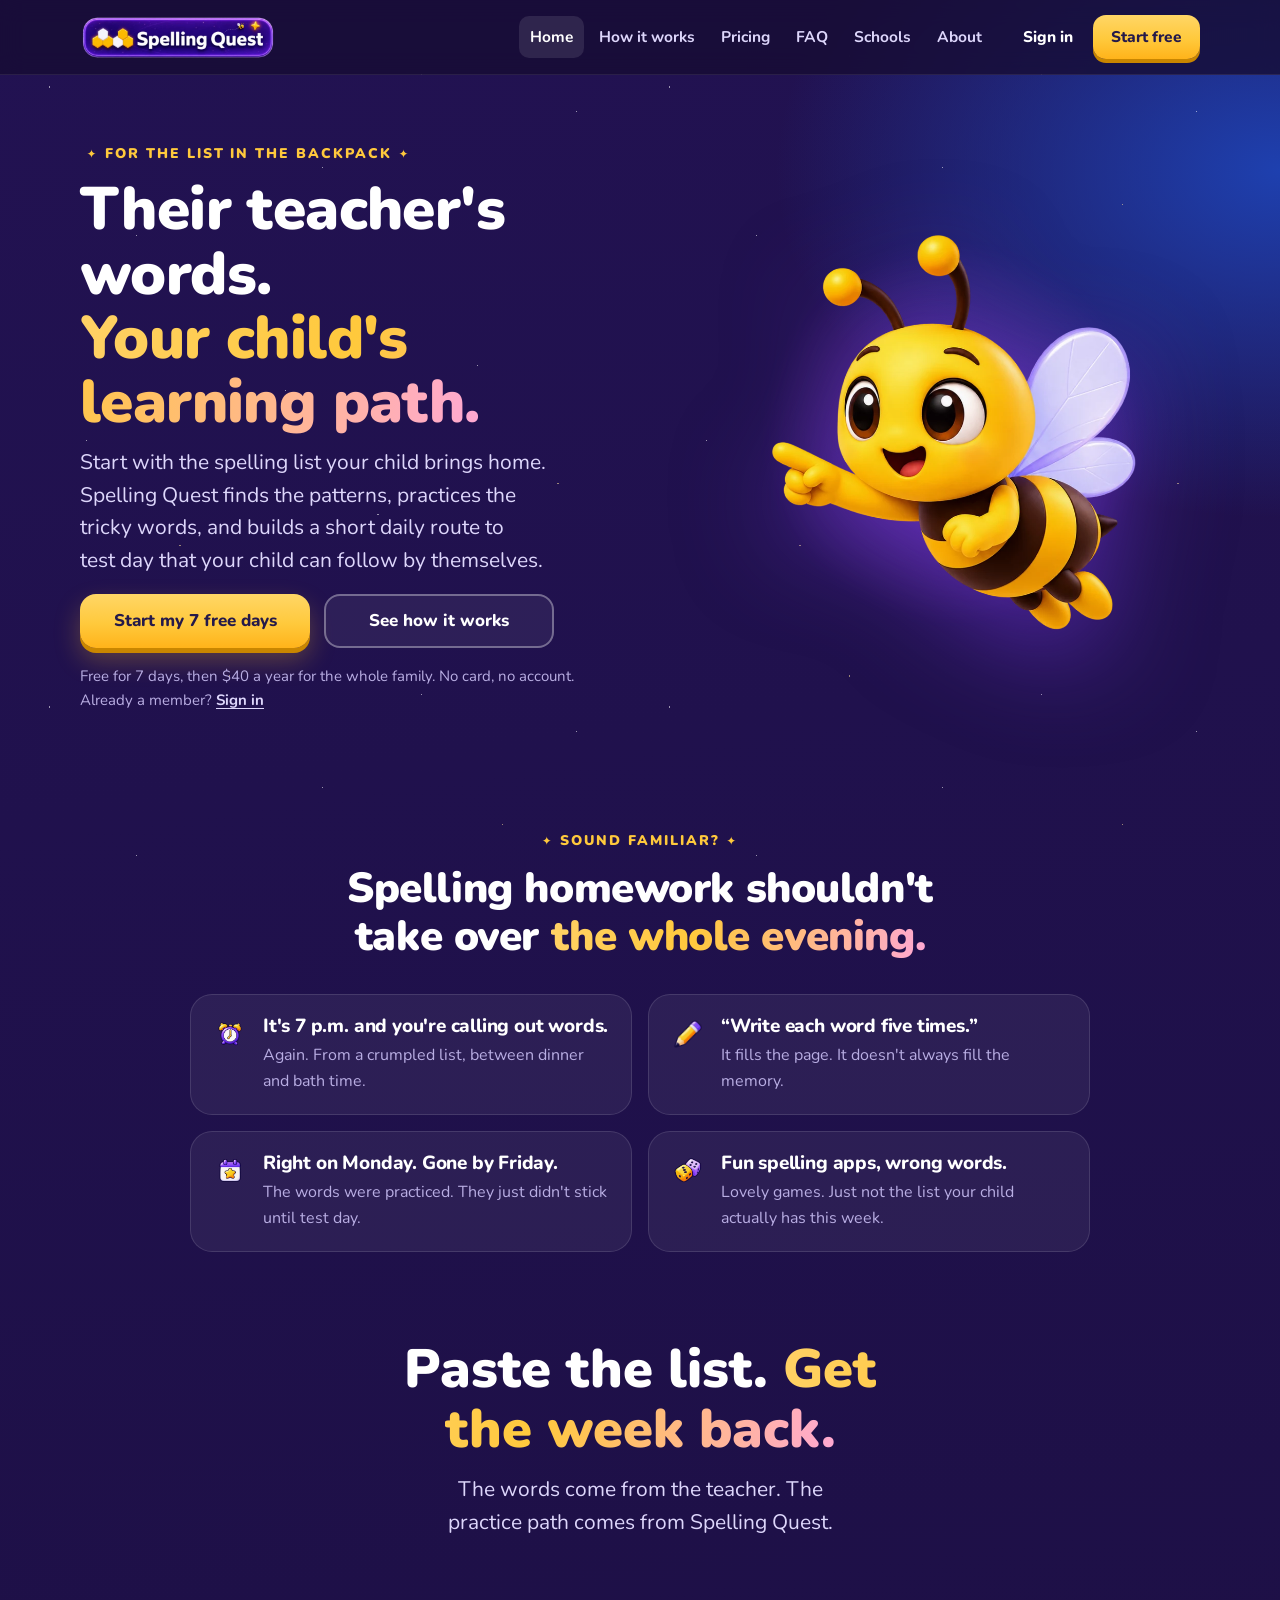
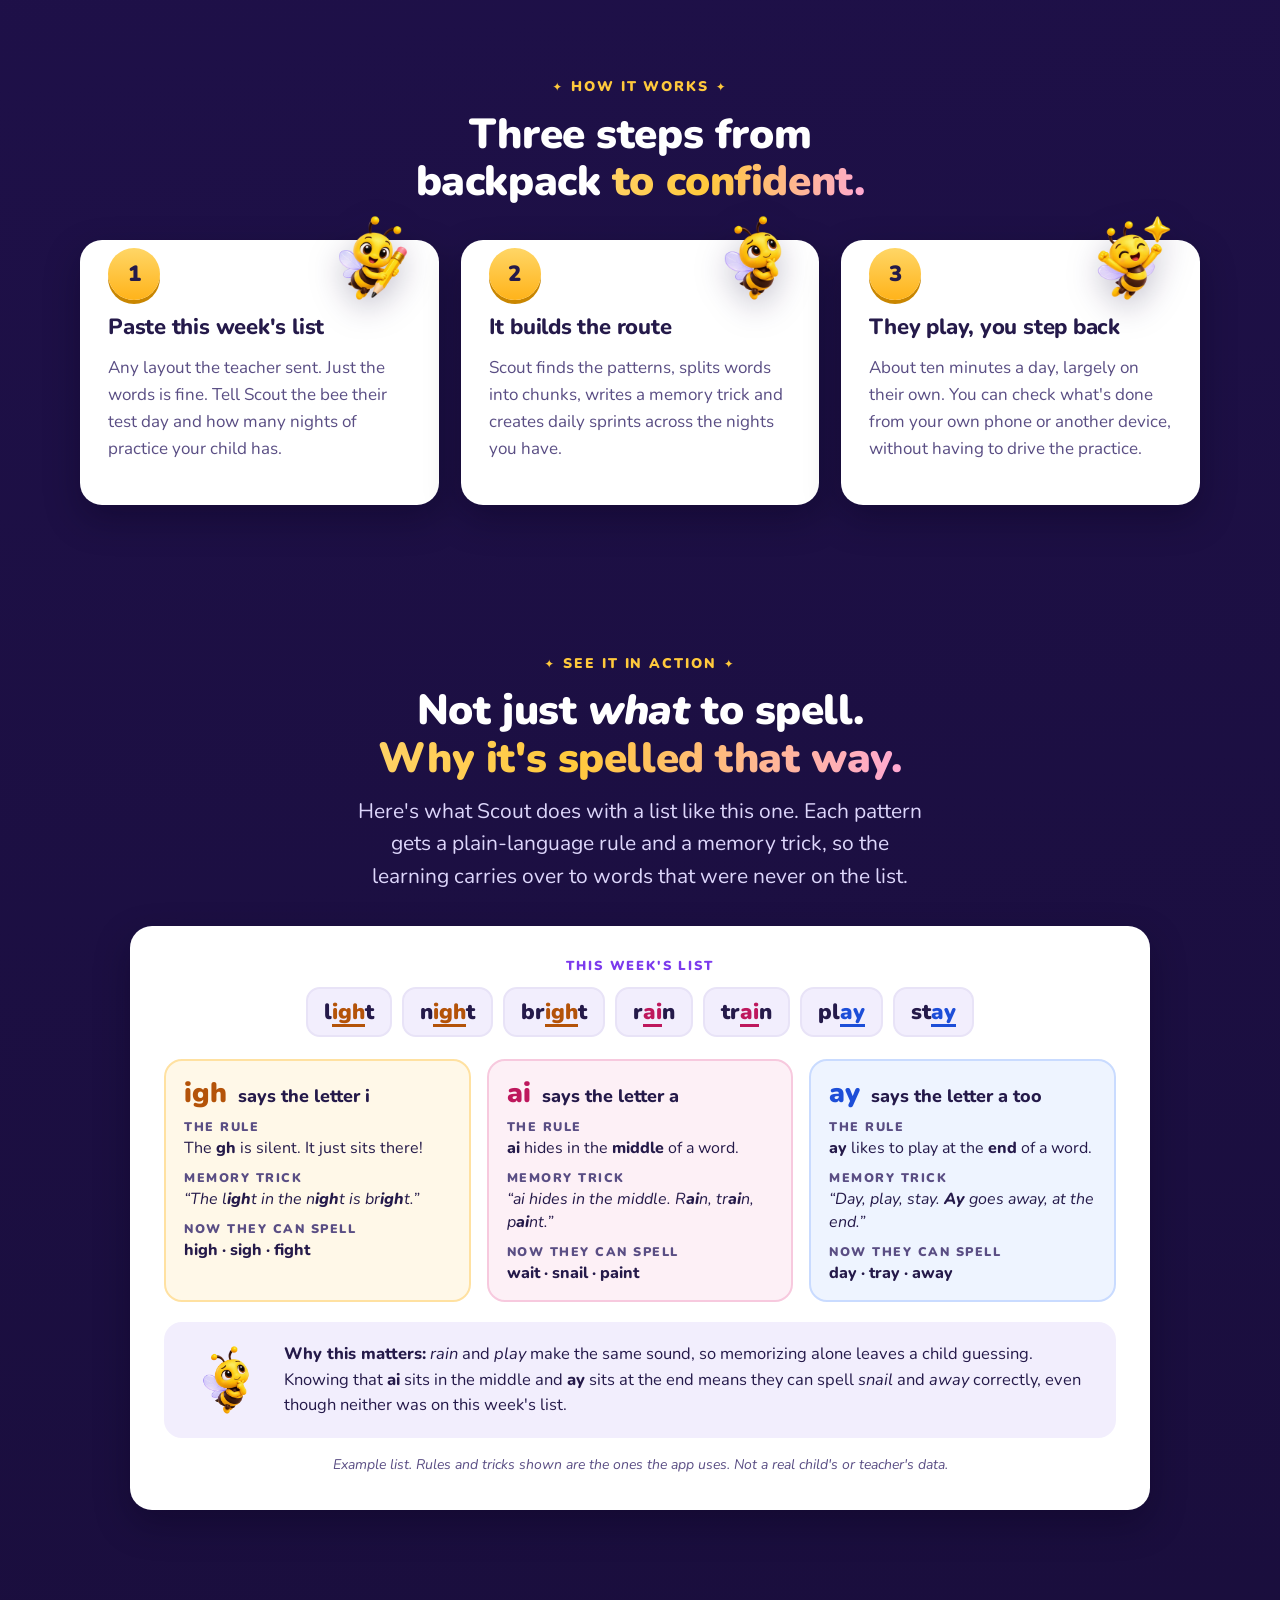
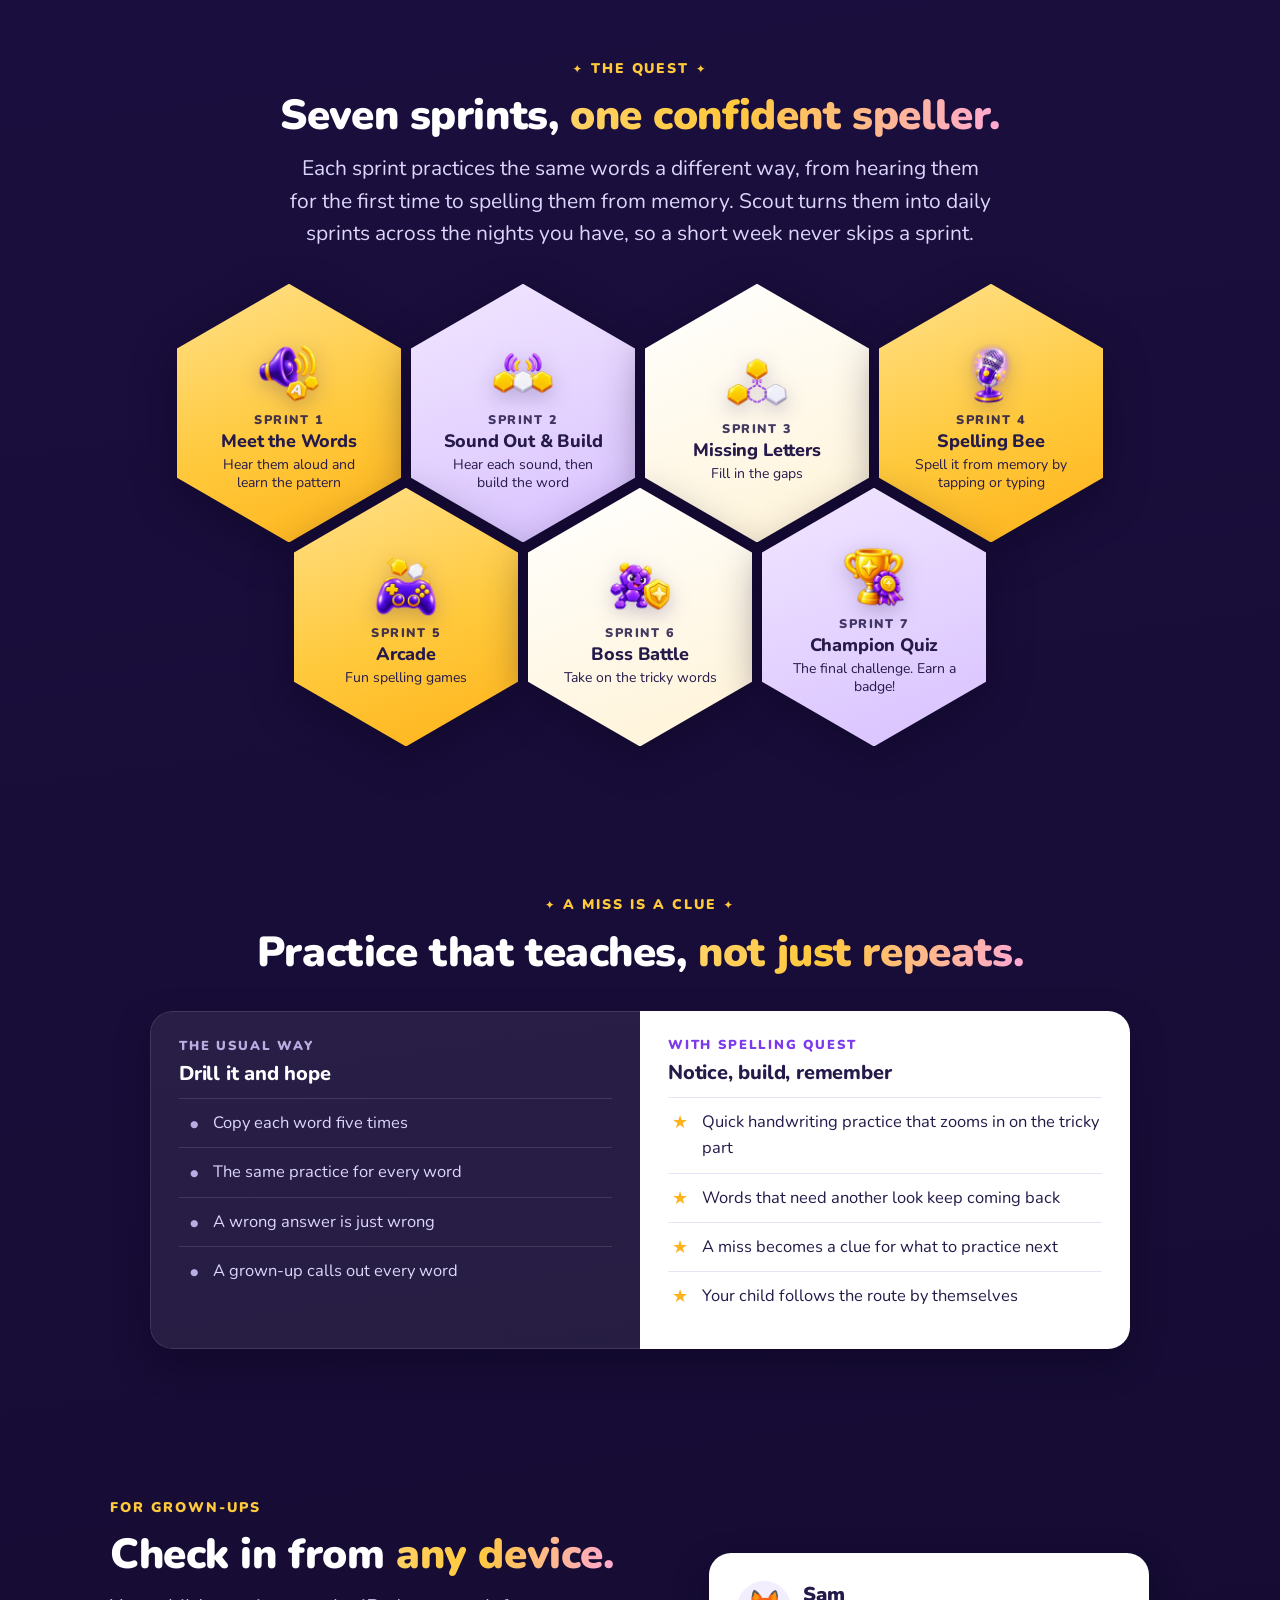
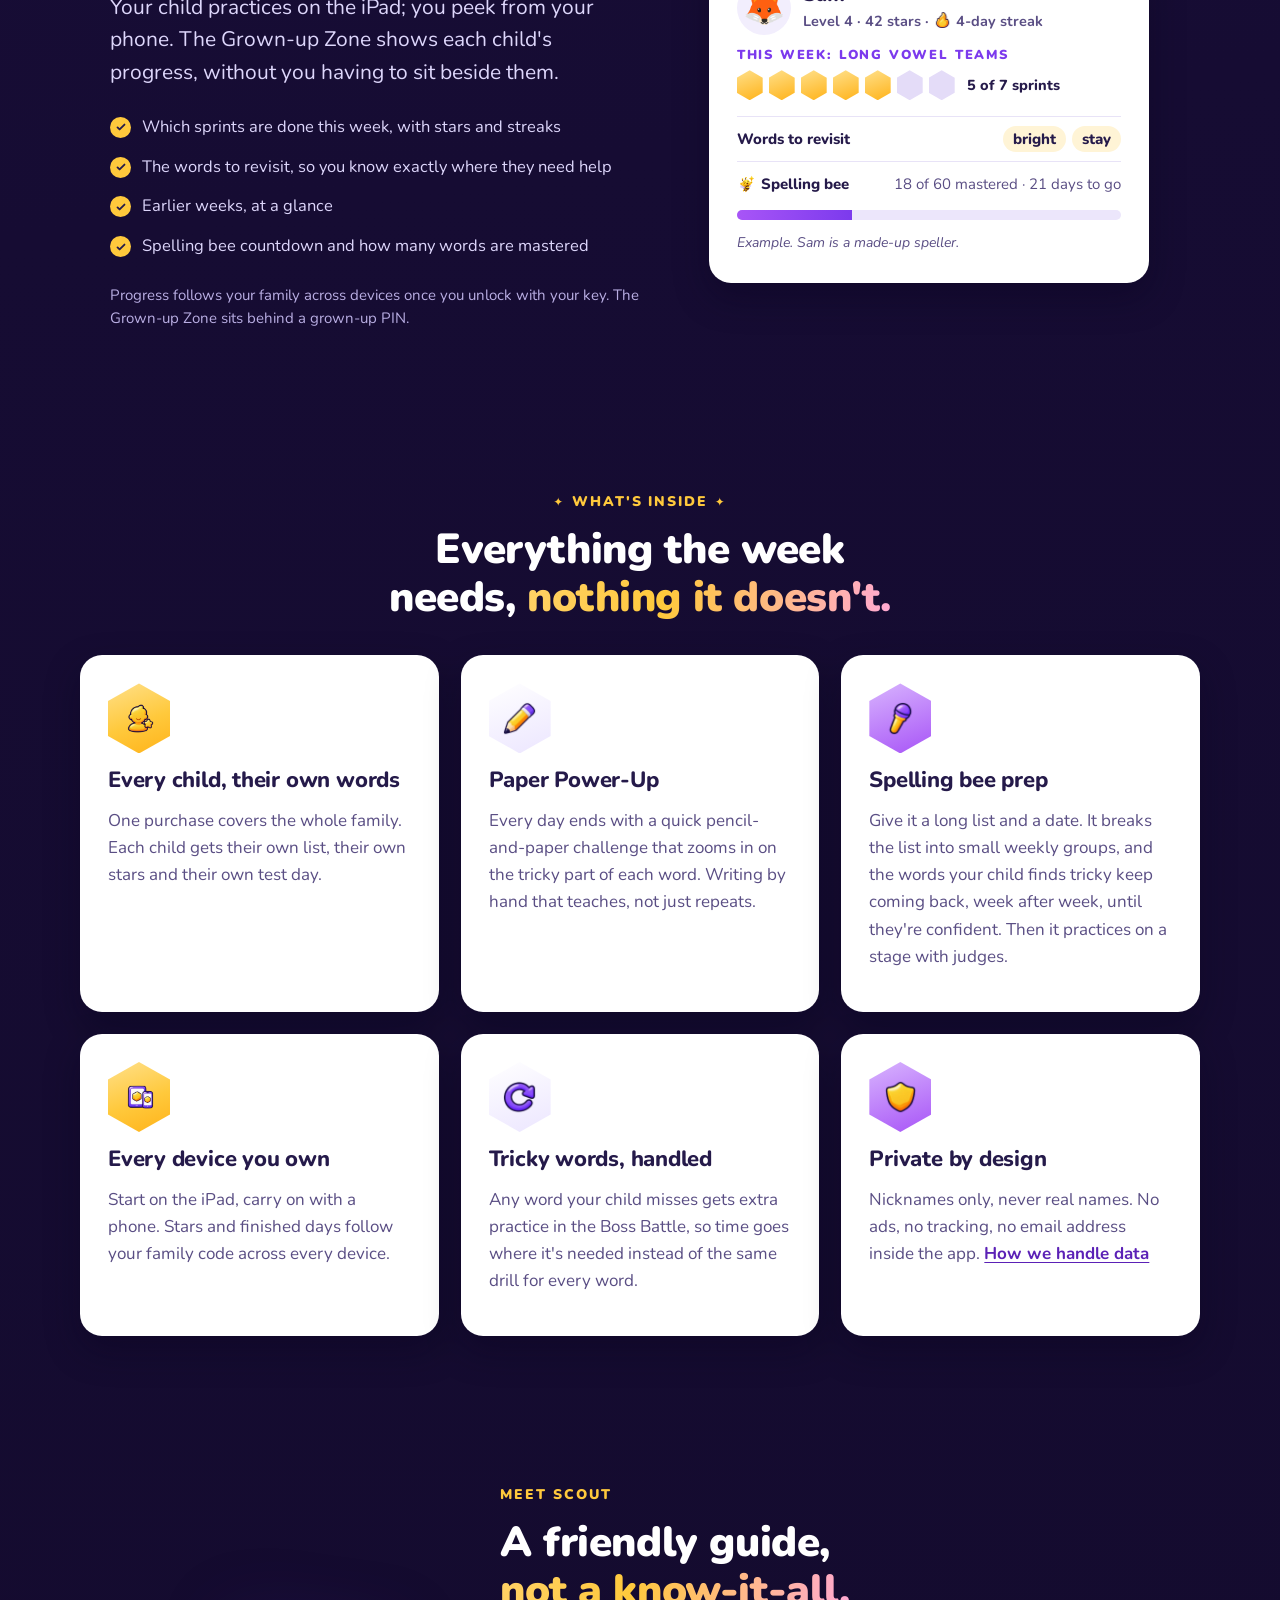
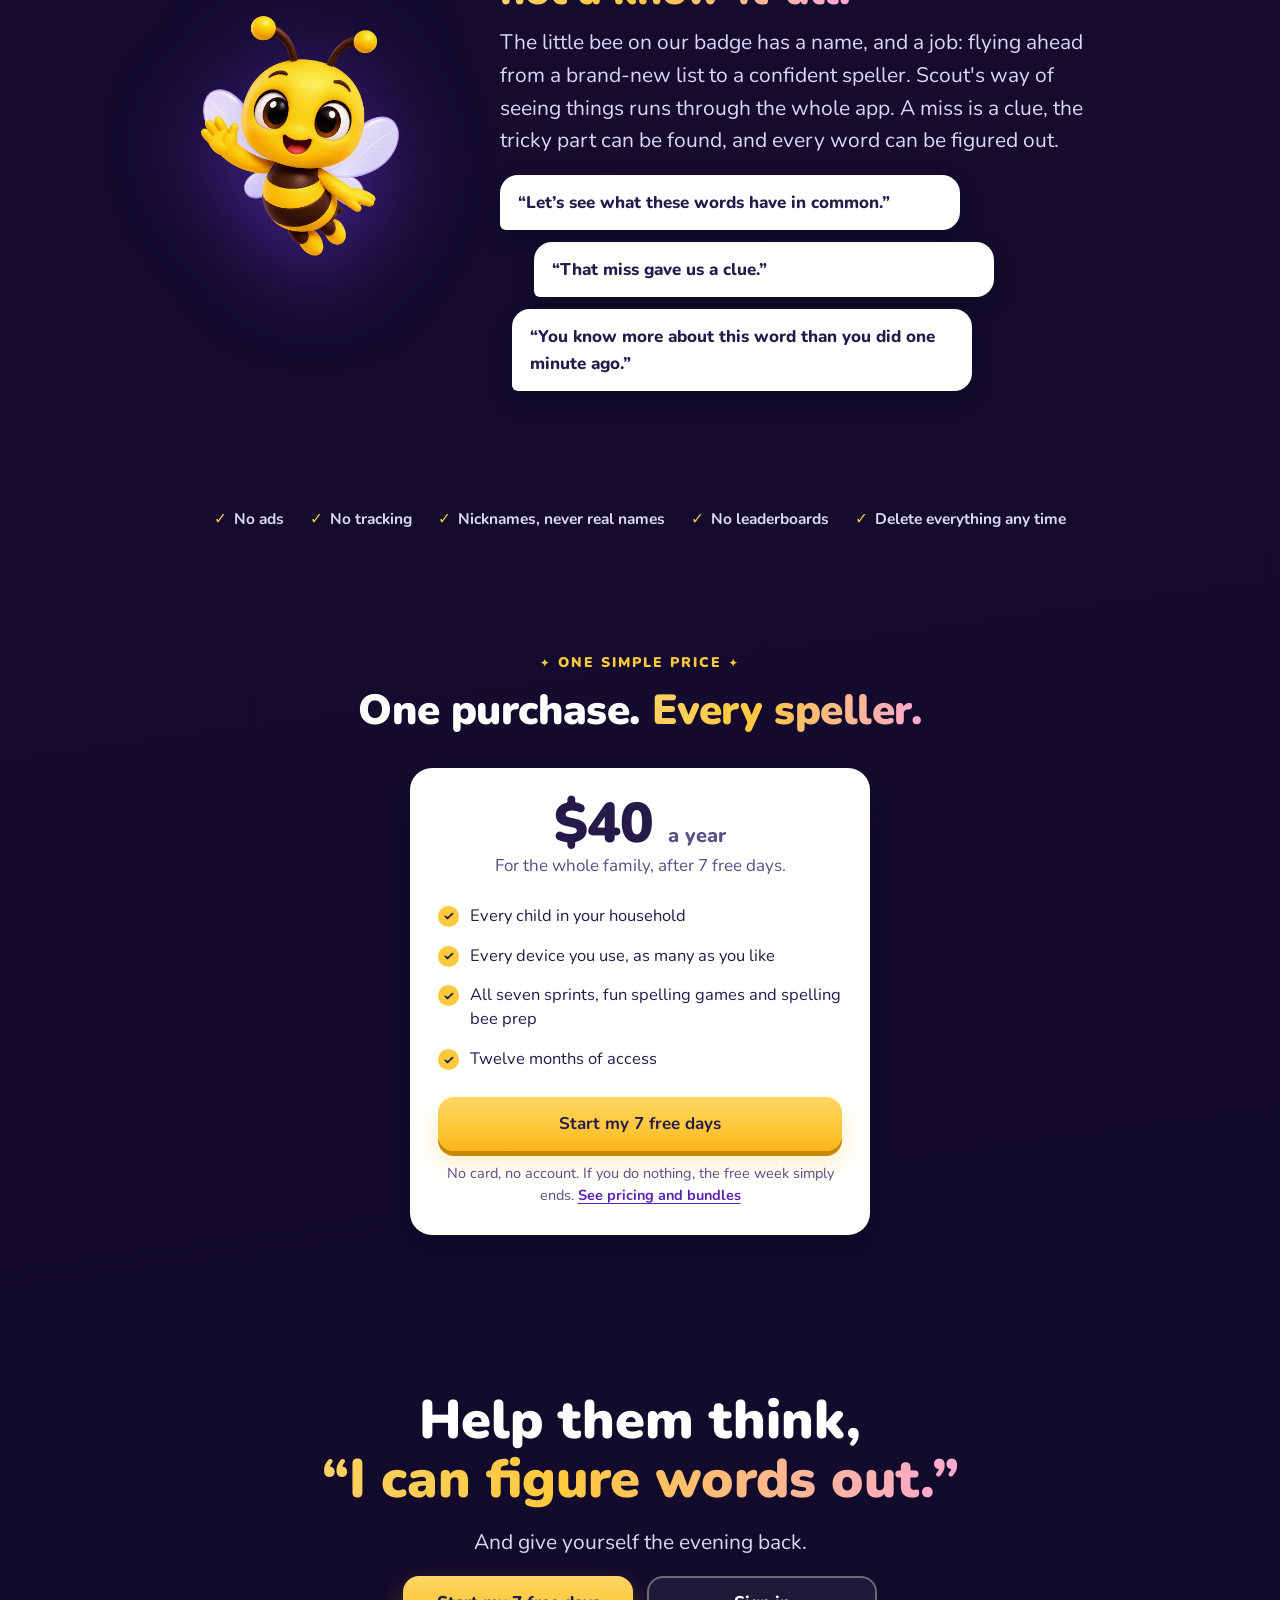
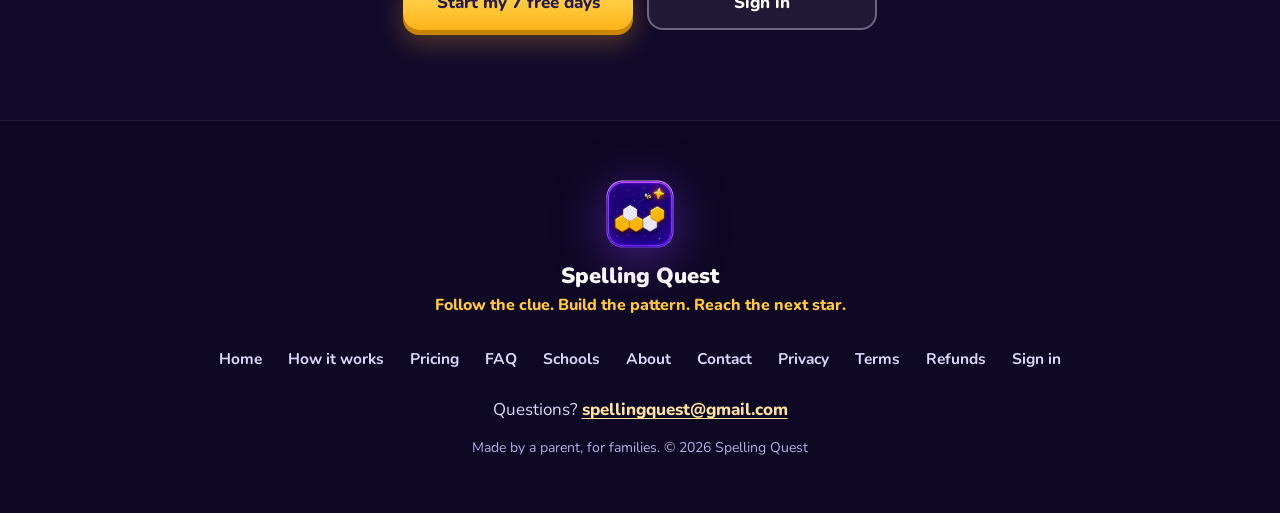
<file: index.html>
<!DOCTYPE html>
<html lang="en">
<head>
<meta charset="utf-8">
<meta name="viewport" content="width=device-width, initial-scale=1, viewport-fit=cover">
<title>Spelling Quest: their teacher's words, your child's learning path</title>
<meta name="description" content="Paste the spelling list from your child's backpack. Spelling Quest finds the patterns, builds a short daily route to test day, and brings tricky words back until they stick. 7 free days.">
<link rel="canonical" href="https://spellingquest.github.io/">
<meta name="theme-color" content="#221252">
<link rel="icon" type="image/png" href="icon-192.png">
<link rel="apple-touch-icon" href="apple-touch-icon.png">

<!-- Link preview (the card a texted or shared link shows). og:image MUST be an
     absolute URL; iMessage and some other scrapers fail silently on a relative one. -->
<meta property="og:type" content="website">
<meta property="og:site_name" content="Spelling Quest">
<meta property="og:url" content="https://spellingquest.github.io/">
<meta property="og:title" content="Spelling Quest: their teacher's words, your child's learning path">
<meta property="og:description" content="Paste the spelling list from your child's backpack. Spelling Quest finds the patterns, builds a short daily route to test day, and brings tricky words back until they stick. 7 free days.">
<meta property="og:image" content="https://spellingquest.github.io/og.png">
<meta property="og:image:width" content="1200">
<meta property="og:image:height" content="630">
<meta property="og:image:alt" content="Spelling Quest: their teacher's words, your child's learning path">
<meta name="twitter:card" content="summary_large_image">
<meta name="twitter:title" content="Spelling Quest: their teacher's words, your child's learning path">
<meta name="twitter:description" content="Paste the spelling list from your child's backpack. Spelling Quest finds the patterns, builds a short daily route to test day, and brings tricky words back until they stick. 7 free days.">
<meta name="twitter:image" content="https://spellingquest.github.io/og.png">

<!-- Nunito for headings (approved 27 Sep 2026). Loaded without blocking the page. -->
<link rel="preconnect" href="https://fonts.googleapis.com">
<link rel="preconnect" href="https://fonts.gstatic.com" crossorigin>
<link rel="stylesheet" href="https://fonts.googleapis.com/css2?family=Nunito:wght@700;800;900&display=swap" media="print" onload="this.media='all'">
<noscript><link rel="stylesheet" href="https://fonts.googleapis.com/css2?family=Nunito:wght@700;800;900&display=swap"></noscript>
<link rel="stylesheet" href="site.css?v=6">
<script type="application/ld+json">{"@context": "https://schema.org", "@type": "Organization", "name": "Spelling Quest", "url": "https://spellingquest.github.io/", "logo": "https://spellingquest.github.io/icon-512.png", "email": "spellingquest@gmail.com"}</script>
<script type="application/ld+json">{"@context": "https://schema.org", "@type": "SoftwareApplication", "name": "Spelling Quest", "applicationCategory": "EducationalApplication", "operatingSystem": "Web browser (iPad, iPhone, Android, laptop)", "description": "Spelling practice built from the list your child brought home this week. It finds the patterns, builds a short daily route to test day, and brings tricky words back until they stick.", "url": "https://spellingquest.github.io/", "offers": {"@type": "Offer", "price": "40.00", "priceCurrency": "USD", "description": "Twelve months for the whole family, every device. Seven free days first."}}</script>
</head>
<body>
<a class="skip" href="#main">Skip to the content</a>
<!-- Site header: identical on every page. If you change it, change it everywhere. -->
<header class="site-head">
  <div class="wrap">
    <a class="brand" href="index.html" aria-label="Spelling Quest home">
      <img src="img/sq-logo-horizontal.webp" alt="Spelling Quest" width="640" height="160">
    </a>
    <nav class="nav" aria-label="Main">
      <a href="index.html" aria-current="page">Home</a>
      <a href="index.html#how">How it works</a>
      <a href="pricing.html">Pricing</a>
      <a href="faq.html">FAQ</a>
      <a href="schools.html">Schools</a>
      <a href="about.html">About</a>
    </nav>
    <div class="head-cta">
      <a class="signin" href="signin.html" data-signin>Sign in</a>
      <a class="btn" href="app/#start=trial">Start free</a>
      <details class="menu">
        <summary aria-label="Open menu">Menu</summary>
        <div class="panel">
        <a href="index.html" aria-current="page">Home</a>
        <a href="index.html#how">How it works</a>
        <a href="pricing.html">Pricing</a>
        <a href="faq.html">FAQ</a>
        <a href="schools.html">Schools</a>
        <a href="about.html">About</a>
        <a href="contact.html">Contact</a>
        <a href="signin.html">Sign in</a>
        </div>
      </details>
    </div>
  </div>
</header>
<main id="main">

<section class="hero">
  <div class="wrap grid">
    <div>
      <p class="eyebrow">For the list in the backpack</p>
      <h1>Their teacher's words.<br><span class="hl">Your child's learning path.</span></h1>
      <p class="lede">Start with the spelling list your child brings home. Spelling Quest finds the patterns,
        practices the tricky words, and builds a short daily route to test day that your child can
        follow by themselves.</p>
      <div class="btn-row">
        <a class="btn" href="app/#start=trial">Start my 7 free days</a>
        <a class="btn-ghost" href="#how">See how it works</a>
      </div>
      <p class="reassure">Free for 7 days, then $40 a year for the whole family. No card, no account.<br>
        Already a member? <a href="signin.html" data-signin>Sign in</a></p>
    </div>
    <div class="hero-art">
      <div class="halo" aria-hidden="true"></div>
      <!-- H1: Scout-homepage-main-flying-guide (approved 27 Sep 2026), mirrored so Scout points toward the headline. -->
      <img class="flip" src="img/scout-hero.webp" alt="Scout the Bee flying ahead and pointing the way" width="960" height="960" fetchpriority="high">
    </div>
  </div>
</section>

<section class="section tight">
  <div class="wrap">
    <div class="section-head">
      <p class="eyebrow">Sound familiar?</p>
      <h2>Spelling homework shouldn't take over <span class="hl">the whole evening.</span></h2>
    </div>
    <div class="familiar">
      <div class="glass"><div class="ico" aria-hidden="true"><img class="ui-ic" src="img/ui/icon-clock.webp" alt="" width="160" height="160" loading="lazy"></div><div>
        <h3>It's 7 p.m. and you're calling out words.</h3>
        <p>Again. From a crumpled list, between dinner and bath time.</p></div></div>
      <div class="glass"><div class="ico" aria-hidden="true"><img class="ui-ic" src="img/ui/icon-pencil.webp" alt="" width="160" height="160" loading="lazy"></div><div>
        <h3>“Write each word five times.”</h3>
        <p>It fills the page. It doesn't always fill the memory.</p></div></div>
      <div class="glass"><div class="ico" aria-hidden="true"><img class="ui-ic" src="img/ui/icon-calendar.webp" alt="" width="160" height="160" loading="lazy"></div><div>
        <h3>Right on Monday. Gone by Friday.</h3>
        <p>The words were practiced. They just didn't stick until test day.</p></div></div>
      <div class="glass"><div class="ico" aria-hidden="true"><img class="ui-ic" src="img/ui/icon-dice.webp" alt="" width="160" height="160" loading="lazy"></div><div>
        <h3>Fun spelling apps, wrong words.</h3>
        <p>Lovely games. Just not the list your child actually has this week.</p></div></div>
    </div>
  </div>
</section>

<section class="section tight center">
  <div class="wrap narrow">
    <p class="statement">Paste the list. <span class="hl">Get the week back.</span></p>
    <p class="lede">The words come from the teacher. The practice path comes from Spelling Quest.</p>
  </div>
</section>

<section class="section" id="how">
  <div class="wrap">
    <div class="section-head">
      <p class="eyebrow">How it works</p>
      <h2>Three steps from backpack <span class="hl">to confident.</span></h2>
    </div>
    <div class="grid-3 steps">
      <div class="card step">
        <img class="step-scout" src="img/scout-pencil.webp" alt="" width="560" height="560" loading="lazy">
        <div class="num" aria-hidden="true">1</div>
        <h3>Paste this week's list</h3>
        <p>Any layout the teacher sent. Just the words is fine. Tell Scout the bee their test day and how
          many nights of practice your child has.</p>
      </div>
      <div class="card step">
        <img class="step-scout" src="img/scout-thinking.webp" alt="" width="560" height="560" loading="lazy">
        <div class="num" aria-hidden="true">2</div>
        <h3>It builds the route</h3>
        <p>Scout finds the patterns, splits words into chunks, writes a memory trick and creates daily
          sprints across the nights you have.</p>
      </div>
      <div class="card step">
        <img class="step-scout" src="img/scout-cheering.webp" alt="" width="560" height="560" loading="lazy">
        <div class="num" aria-hidden="true">3</div>
        <h3>They play, you step back</h3>
        <p>About ten minutes a day, largely on their own. You can check what's done from your own phone or
          another device, without having to drive the practice.</p>
      </div>
    </div>
  </div>
</section>

<section class="section">
  <div class="wrap">
    <div class="section-head">
      <p class="eyebrow">See it in action</p>
      <h2>Not just <em>what</em> to spell. <span class="hl">Why it's spelled that way.</span></h2>
      <p class="lede">Here's what Scout does with a list like this one. Each pattern gets a plain-language rule
        and a memory trick, so the learning carries over to words that were never on the list.</p>
    </div>

    <div class="card demo">
      <span class="label-sm" style="color:var(--brand)">This week's list</span>
      <div class="pattern-demo" aria-label="Example list: light, night, bright, rain, train, play, stay">
        <span class="tile">l<mark>igh</mark>t</span><span class="tile">n<mark>igh</mark>t</span><span class="tile">br<mark>igh</mark>t</span>
        <span class="tile p3">r<mark>ai</mark>n</span><span class="tile p3">tr<mark>ai</mark>n</span>
        <span class="tile p2">pl<mark>ay</mark></span><span class="tile p2">st<mark>ay</mark></span>
      </div>

      <div class="pattern-cards">
        <div class="pcard pc1">
          <div class="ptitle"><span class="big">igh</span> says the letter <b>i</b></div>
          <p><span class="plabel">The rule</span>The <b>gh</b> is silent. It just sits there!</p>
          <p class="trick"><span class="plabel">Memory trick</span>“The l<b>igh</b>t in the n<b>igh</b>t is br<b>igh</b>t.”</p>
          <p class="carry"><span class="plabel">Now they can spell</span>high · sigh · fight</p>
        </div>
        <div class="pcard pc3">
          <div class="ptitle"><span class="big">ai</span> says the letter <b>a</b></div>
          <p><span class="plabel">The rule</span><b>ai</b> hides in the <b>middle</b> of a word.</p>
          <p class="trick"><span class="plabel">Memory trick</span>“ai hides in the middle. R<b>ai</b>n, tr<b>ai</b>n, p<b>ai</b>nt.”</p>
          <p class="carry"><span class="plabel">Now they can spell</span>wait · snail · paint</p>
        </div>
        <div class="pcard pc2">
          <div class="ptitle"><span class="big">ay</span> says the letter <b>a</b> too</div>
          <p><span class="plabel">The rule</span><b>ay</b> likes to play at the <b>end</b> of a word.</p>
          <p class="trick"><span class="plabel">Memory trick</span>“Day, play, stay. <b>Ay</b> goes away, at the end.”</p>
          <p class="carry"><span class="plabel">Now they can spell</span>day · tray · away</p>
        </div>
      </div>

      <div class="why-box">
        <img src="img/scout-thinking.webp" alt="" width="560" height="560" loading="lazy">
        <p><b>Why this matters:</b> <i>rain</i> and <i>play</i> make the same sound, so memorizing alone leaves
          a child guessing. Knowing that <b>ai</b> sits in the middle and <b>ay</b> sits at the end means they
          can spell <i>snail</i> and <i>away</i> correctly, even though neither was on this week's list.</p>
      </div>
      <p class="demo-caption center mb-0">Example list. Rules and tricks shown are the ones the app uses.
        Not a real child's or teacher's data.</p>
    </div>
  </div>
</section>

<section class="section">
  <div class="wrap">
    <div class="section-head">
      <p class="eyebrow">The quest</p>
      <h2>Seven sprints, <span class="hl">one confident speller.</span></h2>
      <p class="lede">Each sprint practices the same words a different way, from hearing them for the first time
        to spelling them from memory. Scout turns them into daily sprints across the nights you have, so a
        short week never skips a sprint.</p>
    </div>
    <ol class="hive" aria-label="The seven sprints">
      <li class="cell c1 gold"><div class="in"><img class="sprint-ico" src="img/sprint-1.webp" alt="" width="320" height="320" loading="lazy"><div class="n">Sprint 1</div><h3>Meet the Words</h3><p>Hear them aloud and learn the pattern</p></div></li>
      <li class="cell c2 lilac"><div class="in"><img class="sprint-ico" src="img/sprint-2.webp" alt="" width="320" height="320" loading="lazy"><div class="n">Sprint 2</div><h3>Sound Out &amp; Build</h3><p>Hear each sound, then build the word</p></div></li>
      <li class="cell c3 cream"><div class="in"><img class="sprint-ico" src="img/sprint-3.webp" alt="" width="320" height="320" loading="lazy"><div class="n">Sprint 3</div><h3>Missing Letters</h3><p>Fill in the gaps</p></div></li>
      <li class="cell c4 gold"><div class="in"><img class="sprint-ico" src="img/sprint-4.webp" alt="" width="320" height="320" loading="lazy"><div class="n">Sprint 4</div><h3>Spelling Bee</h3><p>Spell it from memory by tapping or typing</p></div></li>
      <li class="cell c5 gold"><div class="in"><img class="sprint-ico" src="img/sprint-5.webp" alt="" width="320" height="320" loading="lazy"><div class="n">Sprint 5</div><h3>Arcade</h3><p>Fun spelling games</p></div></li>
      <li class="cell c6 cream"><div class="in"><img class="sprint-ico" src="img/sprint-6.webp" alt="" width="320" height="320" loading="lazy"><div class="n">Sprint 6</div><h3>Boss Battle</h3><p>Take on the tricky words</p></div></li>
      <li class="cell c7 lilac"><div class="in"><img class="sprint-ico" src="img/sprint-7.webp" alt="" width="320" height="320" loading="lazy"><div class="n">Sprint 7</div><h3>Champion Quiz</h3><p>The final challenge. Earn a badge!</p></div></li>
    </ol>
  </div>
</section>

<section class="section">
  <div class="wrap">
    <div class="section-head">
      <p class="eyebrow">A miss is a clue</p>
      <h2>Practice that teaches, <span class="hl">not just repeats.</span></h2>
    </div>
    <div class="compare">
      <div class="old">
        <span class="label-sm">The usual way</span>
        <h3>Drill it and hope</h3>
        <ul>
          <li>Copy each word five times</li>
          <li>The same practice for every word</li>
          <li>A wrong answer is just wrong</li>
          <li>A grown-up calls out every word</li>
        </ul>
      </div>
      <div class="new">
        <span class="label-sm">With Spelling Quest</span>
        <h3>Notice, build, remember</h3>
        <ul>
          <li>Quick handwriting practice that zooms in on the tricky part</li>
          <li>Words that need another look keep coming back</li>
          <li>A miss becomes a clue for what to practice next</li>
          <li>Your child follows the route by themselves</li>
        </ul>
      </div>
    </div>
  </div>
</section>

<section class="section">
  <div class="wrap">
    <div class="checkin">
      <div>
        <p class="eyebrow plain">For grown-ups</p>
        <h2>Check in from <span class="hl">any device.</span></h2>
        <p class="lede">Your child practices on the iPad; you peek from your phone. The Grown-up Zone shows
          each child's progress, without you having to sit beside them.</p>
        <ul class="ticks on-night">
          <li>Which sprints are done this week, with stars and streaks</li>
          <li>The words to revisit, so you know exactly where they need help</li>
          <li>Earlier weeks, at a glance</li>
          <li>Spelling bee countdown and how many words are mastered</li>
        </ul>
        <p class="note">Progress follows your family across devices once you unlock with your key. The Grown-up Zone
          sits behind a grown-up PIN.</p>
      </div>
      <div class="card mock" aria-label="Example of the Grown-up Zone progress view">
        <div class="mock-head"><span class="av" aria-hidden="true">🦊</span><div><b>Sam</b>
          <span>Level 4 · 42 stars · <img class="ui-ic inline" src="img/ui/icon-flame.webp" alt="" width="160" height="160" loading="lazy"> 4-day streak</span></div></div>
        <span class="label-sm" style="color:var(--brand)">This week: long vowel teams</span>
        <div class="mock-stages" aria-label="5 of 7 sprints done">
          <i class="done"></i><i class="done"></i><i class="done"></i><i class="done"></i><i class="done"></i><i></i><i></i>
          <span>5 of 7 sprints</span>
        </div>
        <div class="mock-row"><b>Words to revisit</b><span class="chips"><em>bright</em><em>stay</em></span></div>
        <div class="mock-row"><b><img class="ui-ic inline" src="img/scout-cheering.webp" alt="" width="160" height="160" loading="lazy"> Spelling bee</b><span>18 of 60 mastered · 21 days to go</span></div>
        <div class="bar"><i style="width:30%"></i></div>
        <p class="demo-caption mb-0">Example. Sam is a made-up speller.</p>
      </div>
    </div>
  </div>
</section>

<section class="section">
  <div class="wrap">
    <div class="section-head">
      <p class="eyebrow">What's inside</p>
      <h2>Everything the week needs, <span class="hl">nothing it doesn't.</span></h2>
    </div>
    <div class="grid-3">
      <div class="card"><div class="hex" aria-hidden="true"><!-- FEATURE ART F1 --><img class="ui-ic" src="img/ui/icon-child.webp" alt="" width="160" height="160" loading="lazy"></div><h3>Every child, their own words</h3>
        <p>One purchase covers the whole family. Each child gets their own list, their own stars and their own test day.</p></div>
      <div class="card"><div class="hex white" aria-hidden="true"><!-- FEATURE ART F2 --><img class="ui-ic" src="img/ui/icon-pencil.webp" alt="" width="160" height="160" loading="lazy"></div><h3>Paper Power-Up</h3>
        <p>Every day ends with a quick pencil-and-paper challenge that zooms in on the tricky part of each word. Writing by hand that teaches, not just repeats.</p></div>
      <div class="card"><div class="hex violet" aria-hidden="true"><!-- FEATURE ART F3 --><img class="ui-ic" src="img/ui/icon-mic.webp" alt="" width="160" height="160" loading="lazy"></div><h3>Spelling bee prep</h3>
        <p>Give it a long list and a date. It breaks the list into small weekly groups, and the words your child finds tricky keep coming back, week after week, until they're confident. Then it practices on a stage with judges.</p></div>
      <div class="card"><div class="hex" aria-hidden="true"><!-- FEATURE ART F4 --><img class="ui-ic" src="img/ui/icon-devices.webp" alt="" width="160" height="160" loading="lazy"></div><h3>Every device you own</h3>
        <p>Start on the iPad, carry on with a phone. Stars and finished days follow your family code across every device.</p></div>
      <div class="card"><div class="hex white" aria-hidden="true"><!-- FEATURE ART F5 --><img class="ui-ic" src="img/ui/icon-again.webp" alt="" width="160" height="160" loading="lazy"></div><h3>Tricky words, handled</h3>
        <p>Any word your child misses gets extra practice in the Boss Battle, so time goes where it's needed instead of the same drill for every word.</p></div>
      <div class="card"><div class="hex violet" aria-hidden="true"><!-- FEATURE ART F6 --><img class="ui-ic" src="img/ui/icon-shield.webp" alt="" width="160" height="160" loading="lazy"></div><h3>Private by design</h3>
        <p>Nicknames only, never real names. No ads, no tracking, no email address inside the app.
          <a href="privacy.html">How we handle data</a></p></div>
    </div>
  </div>
</section>

<section class="section">
  <div class="wrap">
    <div class="scout">
      <div class="scout-art">
        <!-- H4: Scout pose 02, waving (approved 27 Sep 2026). -->
        <img src="img/scout-waving.webp" alt="Scout the Bee waving hello" width="560" height="560" loading="lazy">
      </div>
      <div>
        <p class="eyebrow plain">Meet Scout</p>
        <h2>A friendly guide, <span class="hl">not a know‑it‑all.</span></h2>
        <p class="lede">The little bee on our badge has a name, and a job: flying ahead from a brand-new list
          to a confident speller. Scout's way of seeing things runs through the whole app. A miss is a clue,
          the tricky part can be found, and every word can be figured out.</p>
        <div class="quotes" aria-label="How Scout sees it">
          <div class="quote">“Let’s see what these words have in common.”</div>
          <div class="quote">“That miss gave us a clue.”</div>
          <div class="quote">“You know more about this word than you did one minute ago.”</div>
        </div>
      </div>
    </div>
  </div>
</section>

<section class="section tight">
  <div class="wrap">
    <div class="trust">
      <span>No ads</span><span>No tracking</span><span>Nicknames, never real names</span>
      <span>No leaderboards</span><span>Delete everything any time</span>
    </div>
  </div>
</section>

<section class="section">
  <div class="wrap">
    <div class="section-head">
      <p class="eyebrow">One simple price</p>
      <h2>One purchase. <span class="hl">Every speller.</span></h2>
    </div>
    <div class="card price-card center">
      <div class="price">$40 <small>a year</small></div>
      <p class="mt-0">For the whole family, after 7 free days.</p>
      <ul class="ticks" style="text-align:left">
        <li>Every child in your household</li>
        <li>Every device you use, as many as you like</li>
        <li>All seven sprints, fun spelling games and spelling bee prep</li>
        <li>Twelve months of access</li>
      </ul>
      <a class="btn" href="app/#start=trial" style="width:100%">Start my 7 free days</a>
      <p class="fine">No card, no account. If you do nothing, the free week simply ends.
        <a href="pricing.html">See pricing and bundles</a></p>
    </div>
  </div>
</section>

<section class="closing">
  <div class="wrap">
    <p class="statement">Help them think,<br><span class="hl">“I can figure words out.”</span></p>
    <p class="lede narrow">And give yourself the evening back.</p>
    <div class="btn-row" style="justify-content:center">
      <a class="btn" href="app/#start=trial">Start my 7 free days</a>
      <a class="btn-ghost" href="signin.html" data-signin>Sign in</a>
    </div>
  </div>
</section>
</main>

<!-- Site footer: identical on every page. -->
<footer class="site-foot">
  <div class="wrap">
    <img class="mark" src="img/sq-icon.webp" alt="" width="256" height="256" loading="lazy">
    <div class="name">Spelling Quest</div>
    <div class="tag">Follow the clue. Build the pattern. Reach the next star.</div>
    <nav class="foot-links" aria-label="Footer">
    <a href="index.html">Home</a>
    <a href="index.html#how">How it works</a>
    <a href="pricing.html">Pricing</a>
    <a href="faq.html">FAQ</a>
    <a href="schools.html">Schools</a>
    <a href="about.html">About</a>
    <a href="contact.html">Contact</a>
    <a href="privacy.html">Privacy</a>
    <a href="terms.html">Terms</a>
    <a href="refunds.html">Refunds</a>
    <a href="signin.html">Sign in</a>
    </nav>
    <p class="mail">Questions? <a href="mailto:spellingquest@gmail.com">spellingquest@gmail.com</a></p>
    <p class="small">Made by a parent, for families. &copy; 2026 Spelling Quest</p>
  </div>
</footer>
<script>
(function () {
  try {
    if (window.matchMedia('(display-mode: standalone)').matches || window.navigator.standalone) {
      location.replace('app/' + location.hash);
    }
  } catch (e) {}
  /* This device already has Spelling Quest set up: offer the app, not a sign-in. */
  try {
    if (localStorage.getItem('spellingQuest.v1')) {
      document.querySelectorAll('[data-signin]').forEach(function (a) {
        a.textContent = 'Open the app'; a.setAttribute('href', 'app/');
      });
    }
  } catch (e) {}
})();
</script>
</body>
</html>
</file>
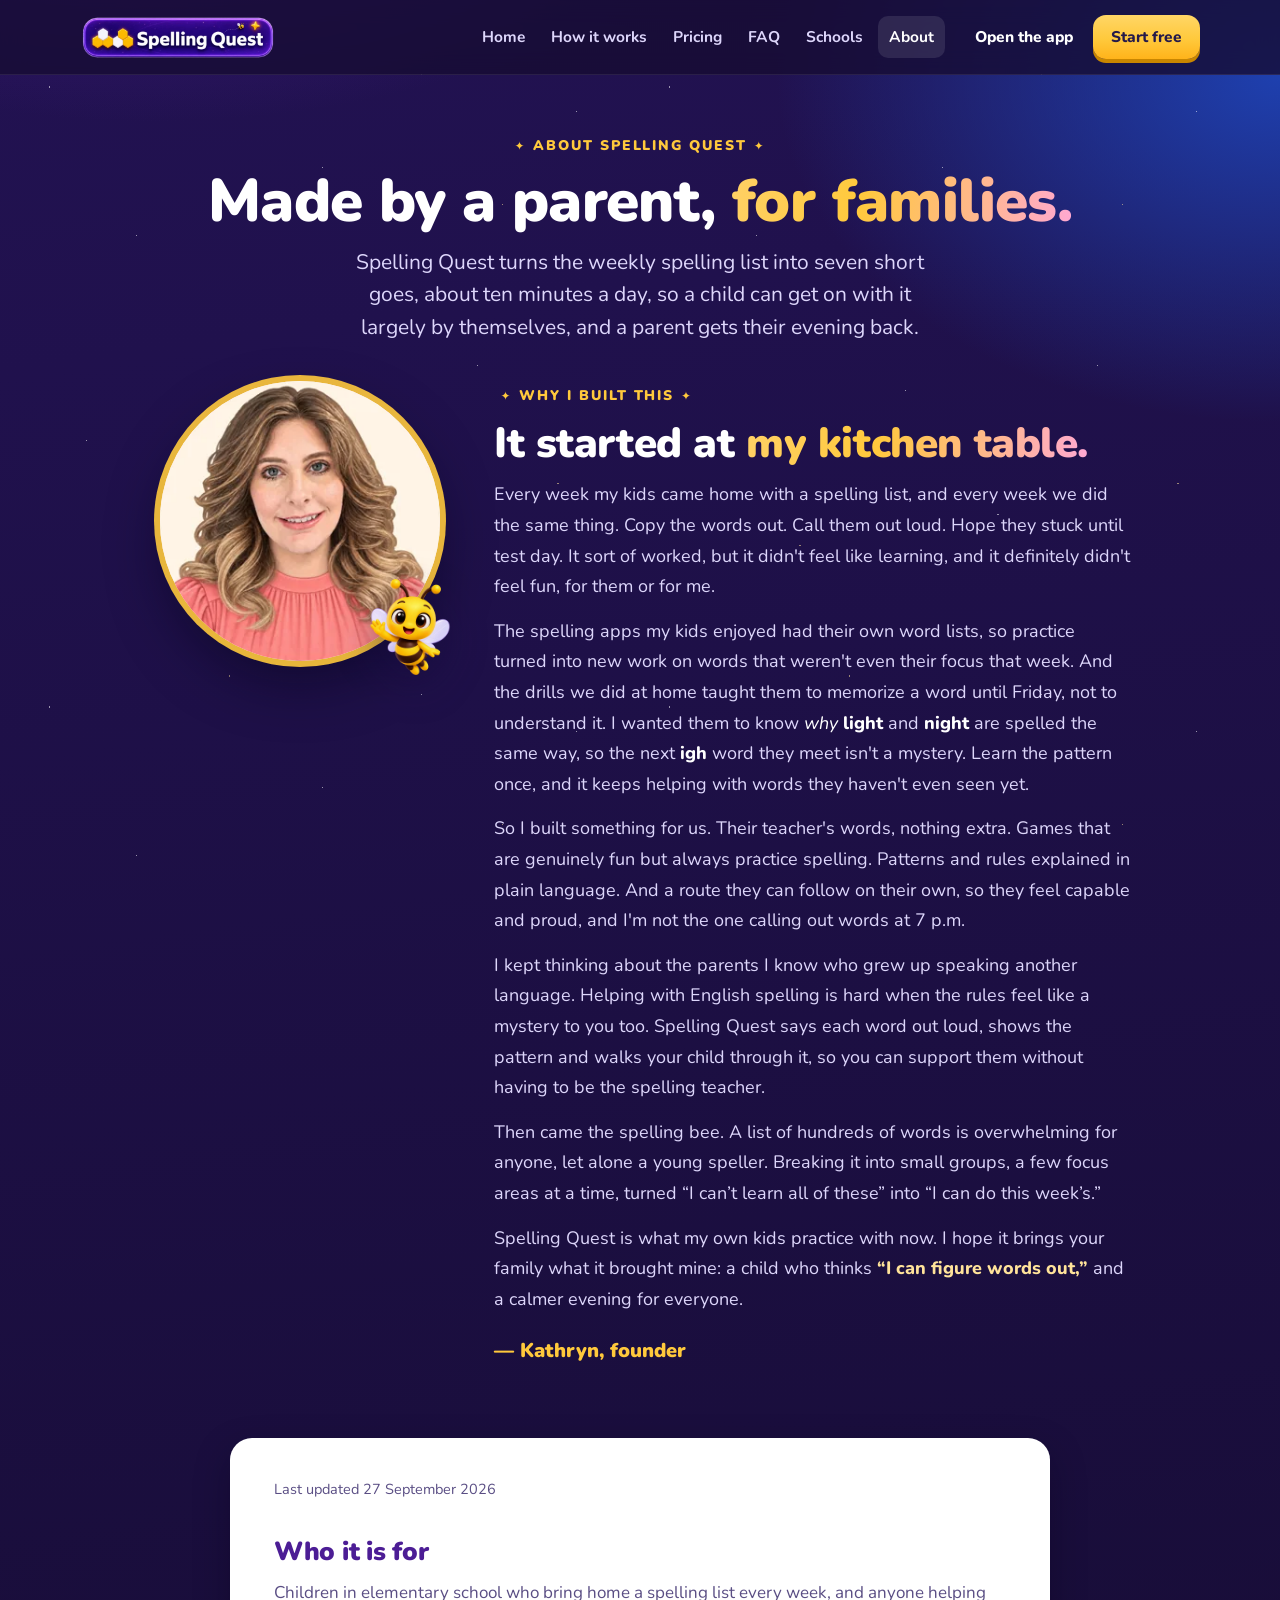
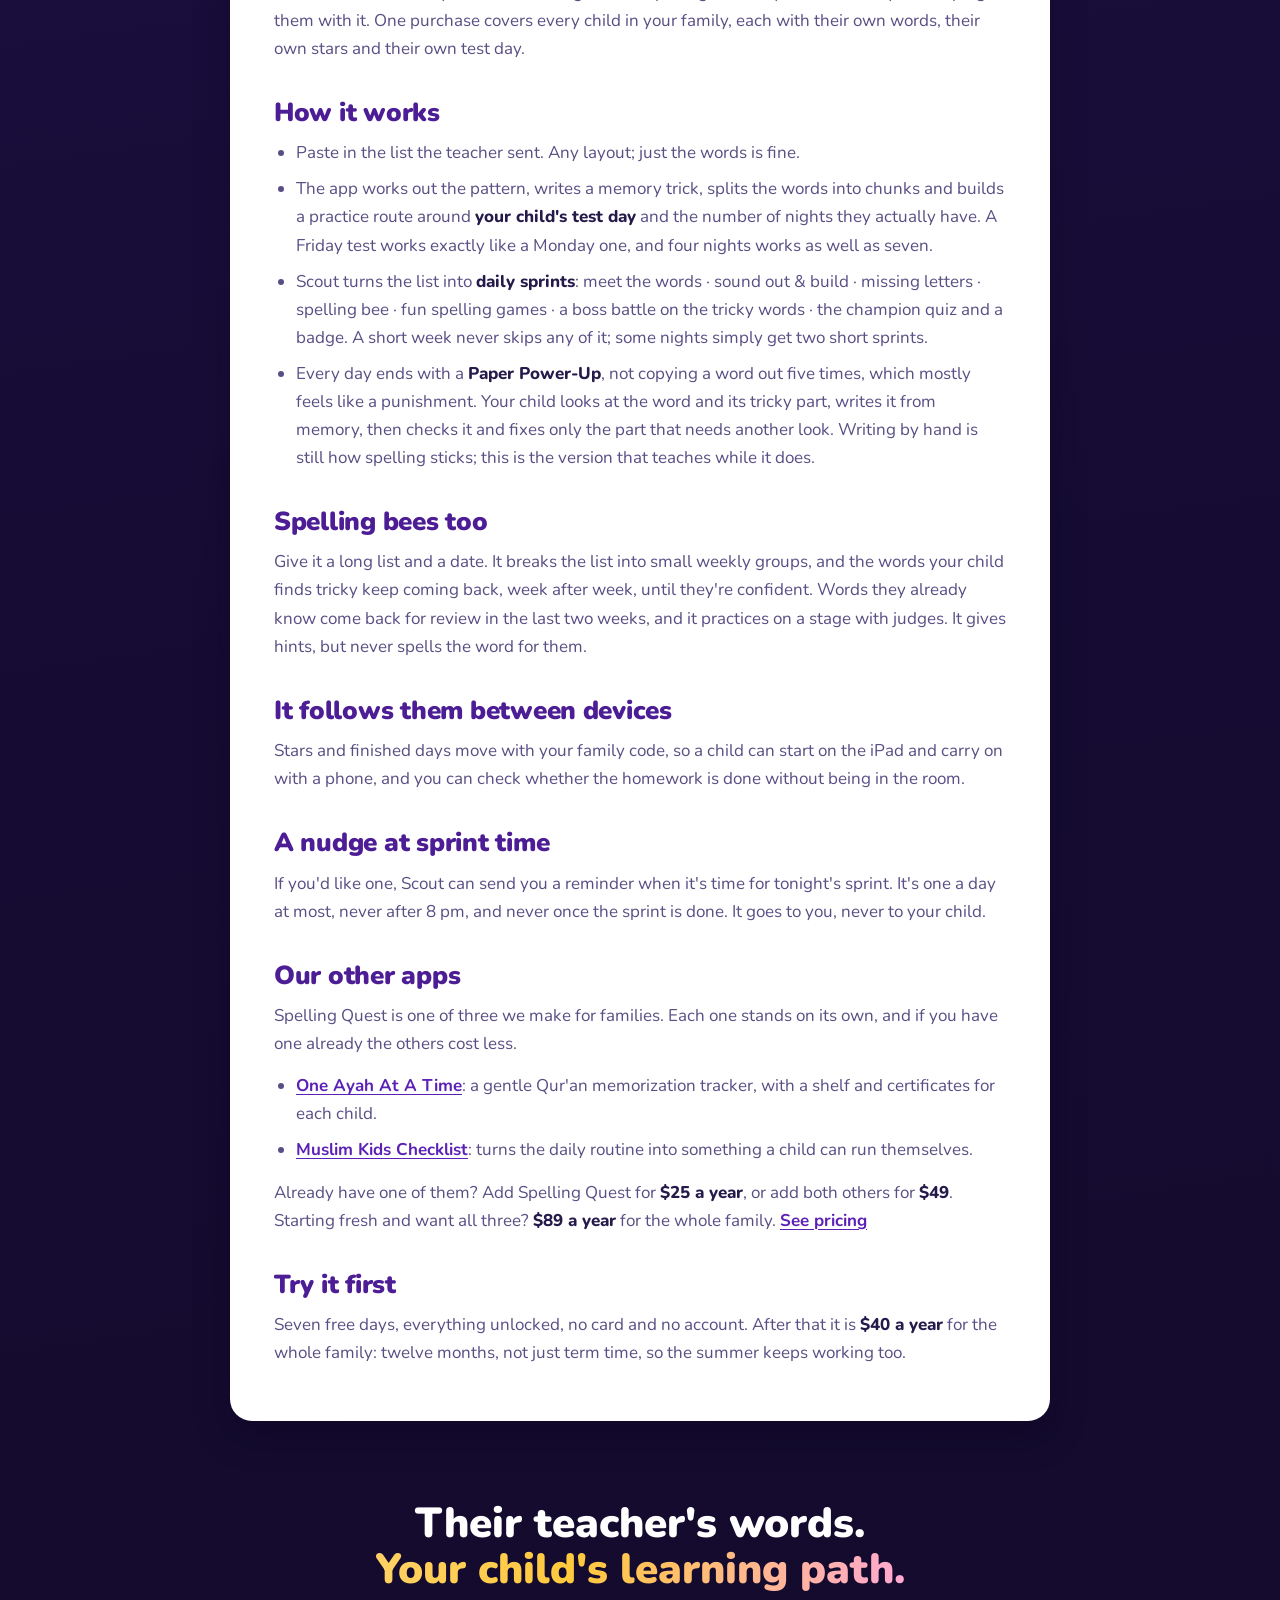
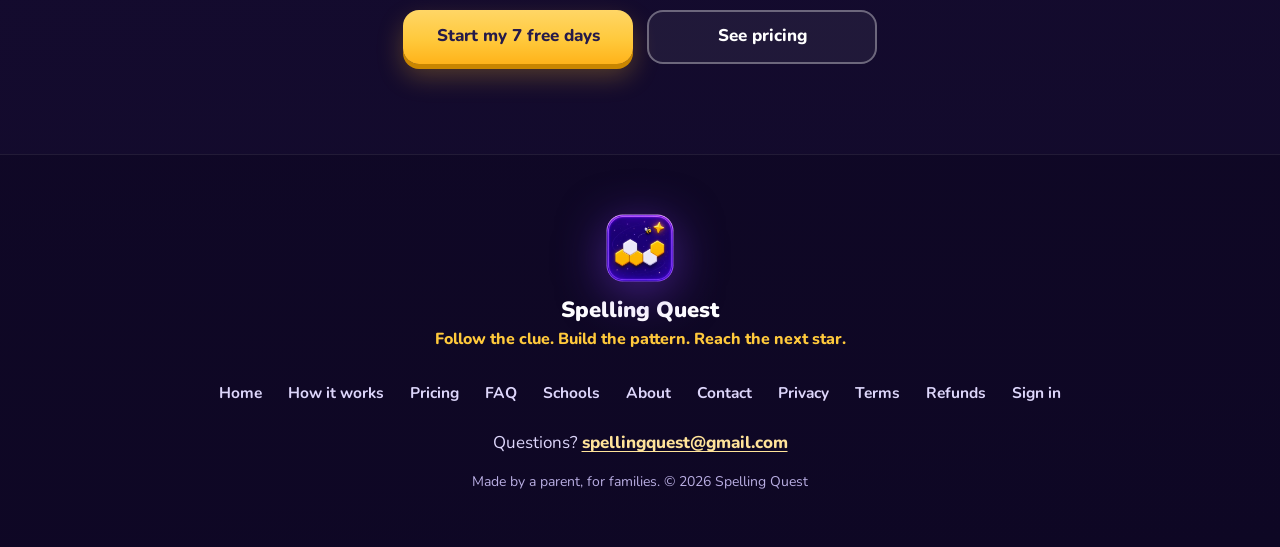
<file: about.html>
<!DOCTYPE html>
<html lang="en">
<head>
<meta charset="utf-8">
<meta name="viewport" content="width=device-width, initial-scale=1, viewport-fit=cover">
<title>About: Spelling Quest</title>
<meta name="description" content="Spelling Quest turns the weekly spelling list into daily sprints, spread over however many nights your child actually has, so they can get on with it themselves and you get your evening back.">
<link rel="canonical" href="https://spellingquest.github.io/about.html">
<meta name="theme-color" content="#221252">
<link rel="icon" type="image/png" href="icon-192.png">
<link rel="apple-touch-icon" href="apple-touch-icon.png">

<!-- Link preview (the card a texted or shared link shows). og:image MUST be an
     absolute URL; iMessage and some other scrapers fail silently on a relative one. -->
<meta property="og:type" content="website">
<meta property="og:site_name" content="Spelling Quest">
<meta property="og:url" content="https://spellingquest.github.io/about.html">
<meta property="og:title" content="About: Spelling Quest">
<meta property="og:description" content="Spelling Quest turns the weekly spelling list into daily sprints, spread over however many nights your child actually has, so they can get on with it themselves and you get your evening back.">
<meta property="og:image" content="https://spellingquest.github.io/og.png">
<meta property="og:image:width" content="1200">
<meta property="og:image:height" content="630">
<meta property="og:image:alt" content="Spelling Quest: their teacher's words, your child's learning path">
<meta name="twitter:card" content="summary_large_image">
<meta name="twitter:title" content="About: Spelling Quest">
<meta name="twitter:description" content="Spelling Quest turns the weekly spelling list into daily sprints, spread over however many nights your child actually has, so they can get on with it themselves and you get your evening back.">
<meta name="twitter:image" content="https://spellingquest.github.io/og.png">

<!-- Nunito for headings (approved 27 Sep 2026). Loaded without blocking the page. -->
<link rel="preconnect" href="https://fonts.googleapis.com">
<link rel="preconnect" href="https://fonts.gstatic.com" crossorigin>
<link rel="stylesheet" href="https://fonts.googleapis.com/css2?family=Nunito:wght@700;800;900&display=swap" media="print" onload="this.media='all'">
<noscript><link rel="stylesheet" href="https://fonts.googleapis.com/css2?family=Nunito:wght@700;800;900&display=swap"></noscript>
<link rel="stylesheet" href="site.css?v=6">
<script type="application/ld+json">{"@context": "https://schema.org", "@type": "Organization", "name": "Spelling Quest", "url": "https://spellingquest.github.io/", "logo": "https://spellingquest.github.io/icon-512.png", "email": "spellingquest@gmail.com"}</script>
</head>
<body>
<a class="skip" href="#main">Skip to the content</a>
<!-- Site header: identical on every page. If you change it, change it everywhere. -->
<header class="site-head">
  <div class="wrap">
    <a class="brand" href="index.html" aria-label="Spelling Quest home">
      <img src="img/sq-logo-horizontal.webp" alt="Spelling Quest" width="640" height="160">
    </a>
    <nav class="nav" aria-label="Main">
      <a href="index.html">Home</a>
      <a href="index.html#how">How it works</a>
      <a href="pricing.html">Pricing</a>
      <a href="faq.html">FAQ</a>
      <a href="schools.html">Schools</a>
      <a href="about.html" aria-current="page">About</a>
    </nav>
    <div class="head-cta">
      <a class="signin" href="signin.html" data-signin>Sign in</a>
      <a class="btn" href="app/#start=trial">Start free</a>
      <details class="menu">
        <summary aria-label="Open menu">Menu</summary>
        <div class="panel">
        <a href="index.html">Home</a>
        <a href="index.html#how">How it works</a>
        <a href="pricing.html">Pricing</a>
        <a href="faq.html">FAQ</a>
        <a href="schools.html">Schools</a>
        <a href="about.html" aria-current="page">About</a>
        <a href="contact.html">Contact</a>
        <a href="signin.html">Sign in</a>
        </div>
      </details>
    </div>
  </div>
</header>
<main id="main">

<section class="page-hero">
  <div class="wrap">
    <p class="eyebrow">About Spelling Quest</p>
    <h1>Made by a parent, <span class="hl">for families.</span></h1>
    <p class="lede">Spelling Quest turns the weekly spelling list into seven short goes, about ten minutes a day, so a child can get on with it largely by themselves, and a parent gets their evening back.</p>
  </div>
</section>

<div class="wrap">
  <section class="founder" aria-labelledby="why">
    <div class="founder-photo">
      <div class="frame"><img src="img/kathryn.webp" alt="Kathryn, founder of Spelling Quest" width="360" height="360"></div>
      <img class="founder-scout" src="img/scout-waving.webp" alt="" width="560" height="560" loading="lazy">
    </div>
    <div class="founder-story">
      <p class="eyebrow">Why I built this</p>
      <h2 id="why">It started at <span class="hl">my kitchen table.</span></h2>
      <p>Every week my kids came home with a spelling list, and every week we did the same thing. Copy the
        words out. Call them out loud. Hope they stuck until test day. It sort of worked, but it didn't feel
        like learning, and it definitely didn't feel fun, for them or for me.</p>
      <p>The spelling apps my kids enjoyed had their own word lists, so practice turned into new work on words
        that weren't even their focus that week. And the drills we did at home taught them to memorize a word
        until Friday, not to understand it. I wanted them to know <em>why</em> <b>light</b> and <b>night</b> are
        spelled the same way, so the next <b>igh</b> word they meet isn't a mystery. Learn the pattern once, and
        it keeps helping with words they haven't even seen yet.</p>
      <p>So I built something for us. Their teacher's words, nothing extra. Games that are genuinely fun but
        always practice spelling. Patterns and rules explained in plain language. And a route they can follow
        on their own, so they feel capable and proud, and I'm not the one calling out words at 7 p.m.</p>
      <p>I kept thinking about the parents I know who grew up speaking another language. Helping with English
        spelling is hard when the rules feel like a mystery to you too. Spelling Quest says each word out loud,
        shows the pattern and walks your child through it, so you can support them without having to be the
        spelling teacher.</p>
      <p>Then came the spelling bee. A list of hundreds of words is overwhelming for anyone, let alone a
        young speller. Breaking it into small groups, a few focus areas at a time, turned “I can’t learn all
        of these” into “I can do this week’s.”</p>
      <p>Spelling Quest is what my own kids practice with now. I hope it brings your family what it brought
        mine: a child who thinks <span class="hl-ink">“I can figure words out,”</span> and a calmer evening
        for everyone.</p>
      <p class="signoff">Kathryn, founder</p>
    </div>
  </section>

  <article class="card doc">
    <p class="updated">Last updated 27 September 2026</p>

    <h2>Who it is for</h2>
    <p>Children in elementary school who bring home a spelling list every week, and anyone helping them
      with it. One purchase covers every child in your family, each with their own words, their own
      stars and their own test day.</p>

    <h2>How it works</h2>
    <ul>
      <li>Paste in the list the teacher sent. Any layout; just the words is fine.</li>
      <li>The app works out the pattern, writes a memory trick, splits the words into chunks and builds
        a practice route around <b>your child's test day</b> and the number of nights they actually have.
        A Friday test works exactly like a Monday one, and four nights works as well as seven.</li>
      <li>Scout turns the list into <b>daily sprints</b>: meet the words · sound out &amp; build · missing letters ·
        spelling bee · fun spelling games · a boss battle on the tricky words · the champion quiz and a badge.
        A short week never skips any of it; some nights simply get two short sprints.</li>
      <li>Every day ends with a <b>Paper Power-Up</b>, not copying a word out five times, which mostly
        feels like a punishment. Your child looks at the word and its tricky part, writes it from memory,
        then checks it and fixes only the part that needs another look. Writing by hand is still how spelling
        sticks; this is the version that teaches while it does.</li>
    </ul>

    <h2>Spelling bees too</h2>
    <p>Give it a long list and a date. It breaks the list into small weekly groups, and the words your
      child finds tricky keep coming back, week after week, until they're confident. Words they already know
      come back for review in the last two weeks, and it practices on a stage with judges. It gives hints, but
      never spells the word for them.</p>

    <h2>It follows them between devices</h2>
    <p>Stars and finished days move with your family code, so a child can start on the iPad and carry on
      with a phone, and you can check whether the homework is done without being in the room.</p>

    <h2>A nudge at sprint time</h2>
    <p>If you'd like one, Scout can send you a reminder when it's time for tonight's sprint. It's one a
      day at most, never after 8 pm, and never once the sprint is done. It goes to you, never to your child.</p>

    <h2>Our other apps</h2>
    <p>Spelling Quest is one of three we make for families. Each one stands on its own, and if you have
      one already the others cost less.</p>
    <ul>
      <li><a href="https://oneayahatatime.github.io">One Ayah At A Time</a>: a gentle Qur'an memorization
        tracker, with a shelf and certificates for each child.</li>
      <li><a href="https://muslimkidschecklist.github.io">Muslim Kids Checklist</a>: turns the daily
        routine into something a child can run themselves.</li>
    </ul>
    <p>Already have one of them? Add Spelling Quest for <b>$25 a year</b>, or add both others for
      <b>$49</b>. Starting fresh and want all three? <b>$89 a year</b> for the whole family.
      <a href="pricing.html">See pricing</a></p>

    <h2>Try it first</h2>
    <p>Seven free days, everything unlocked, no card and no account. After that it is
      <b>$40 a year</b> for the whole family: twelve months, not just term time, so the summer
      keeps working too.</p>
  </article>
</div>

<section class="closing" style="padding-top:10px">
  <div class="wrap">
    <p class="statement" style="font-size:clamp(28px,4vw,42px)">Their teacher's words. <span class="hl">Your child's learning path.</span></p>
    <div class="btn-row" style="justify-content:center">
      <a class="btn" href="app/#start=trial">Start my 7 free days</a>
      <a class="btn-ghost" href="pricing.html">See pricing</a>
    </div>
  </div>
</section>
</main>

<!-- Site footer: identical on every page. -->
<footer class="site-foot">
  <div class="wrap">
    <img class="mark" src="img/sq-icon.webp" alt="" width="256" height="256" loading="lazy">
    <div class="name">Spelling Quest</div>
    <div class="tag">Follow the clue. Build the pattern. Reach the next star.</div>
    <nav class="foot-links" aria-label="Footer">
    <a href="index.html">Home</a>
    <a href="index.html#how">How it works</a>
    <a href="pricing.html">Pricing</a>
    <a href="faq.html">FAQ</a>
    <a href="schools.html">Schools</a>
    <a href="about.html">About</a>
    <a href="contact.html">Contact</a>
    <a href="privacy.html">Privacy</a>
    <a href="terms.html">Terms</a>
    <a href="refunds.html">Refunds</a>
    <a href="signin.html">Sign in</a>
    </nav>
    <p class="mail">Questions? <a href="mailto:spellingquest@gmail.com">spellingquest@gmail.com</a></p>
    <p class="small">Made by a parent, for families. &copy; 2026 Spelling Quest</p>
  </div>
</footer>
<script>
(function () {
  /* This device already has Spelling Quest set up: offer the app, not a sign-in. */
  try {
    if (localStorage.getItem('spellingQuest.v1')) {
      document.querySelectorAll('[data-signin]').forEach(function (a) {
        a.textContent = 'Open the app'; a.setAttribute('href', 'app/');
      });
    }
  } catch (e) {}
})();
</script>
</body>
</html>
</file>
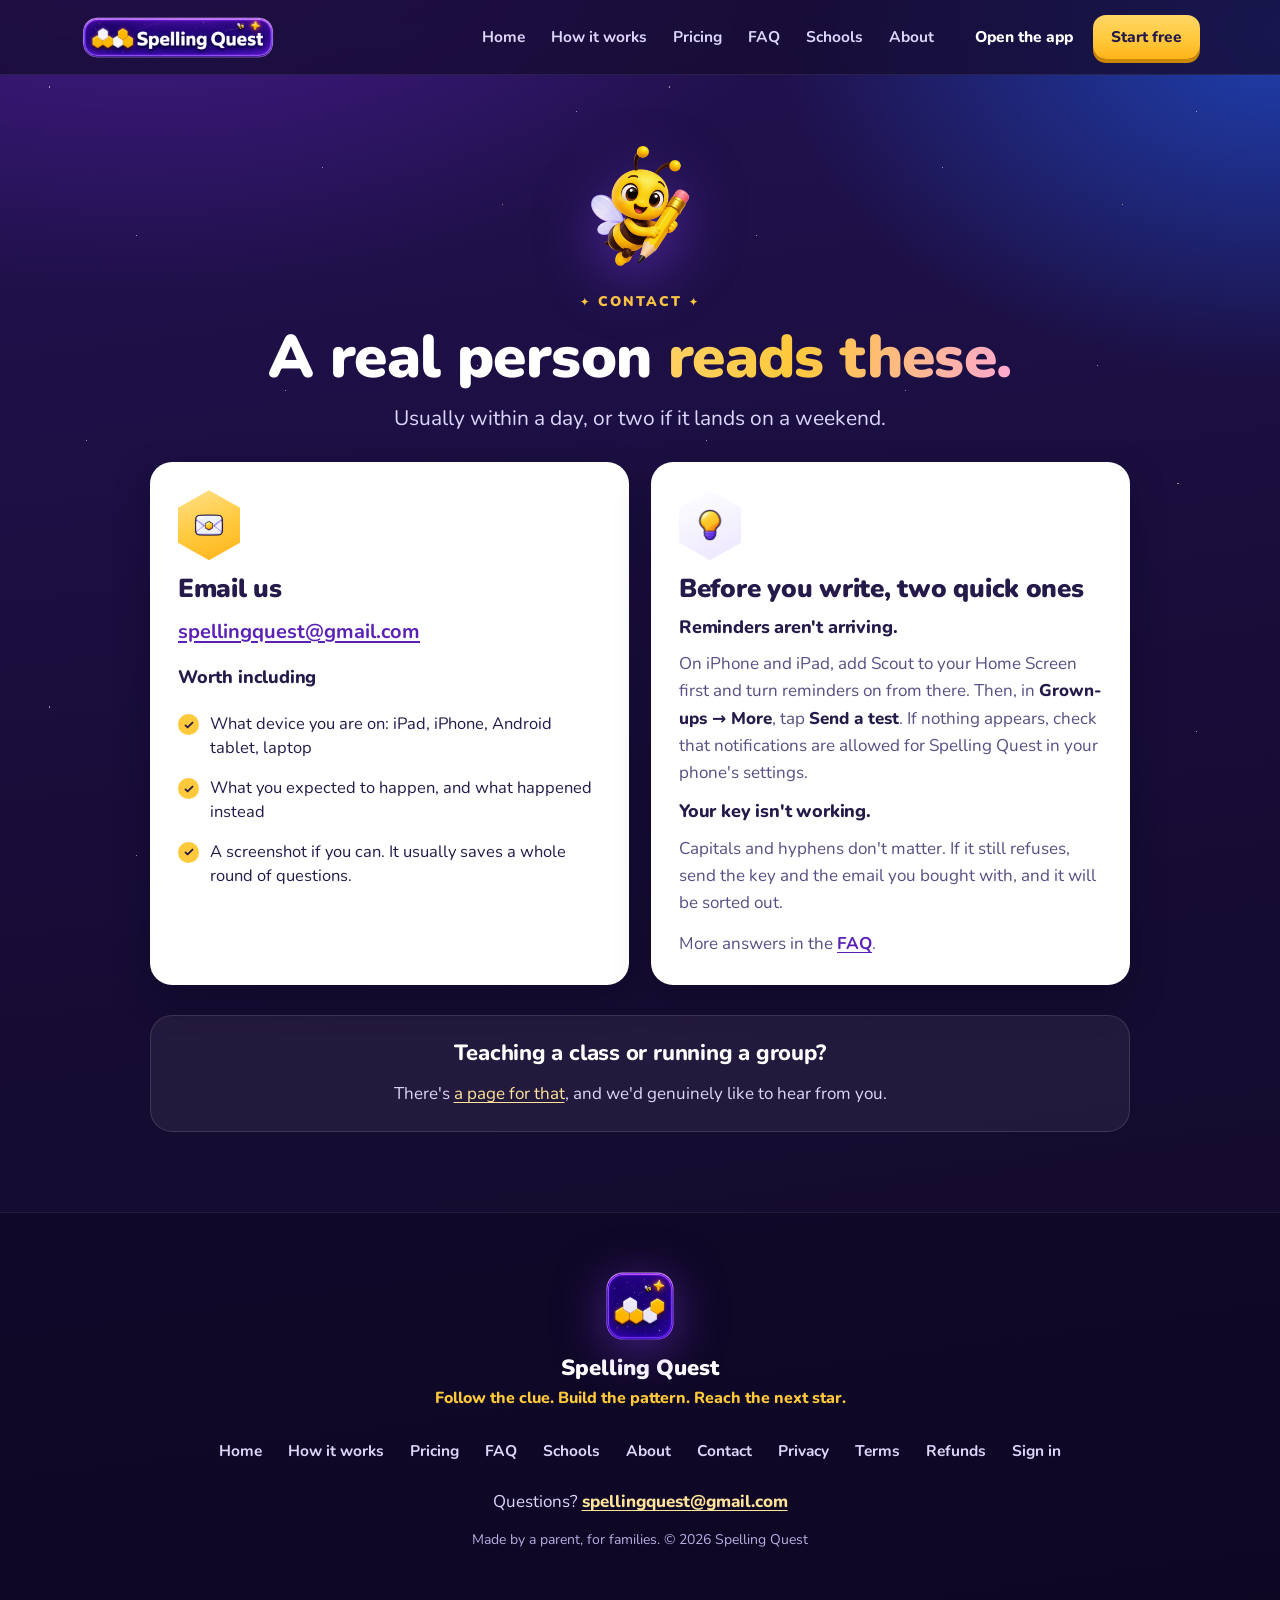
<file: contact.html>
<!DOCTYPE html>
<html lang="en">
<head>
<meta charset="utf-8">
<meta name="viewport" content="width=device-width, initial-scale=1, viewport-fit=cover">
<title>Contact: Spelling Quest</title>
<meta name="description" content="Get in touch with Spelling Quest. A real person reads every message, usually within a day.">
<link rel="canonical" href="https://spellingquest.github.io/contact.html">
<meta name="theme-color" content="#221252">
<link rel="icon" type="image/png" href="icon-192.png">
<link rel="apple-touch-icon" href="apple-touch-icon.png">

<!-- Link preview (the card a texted or shared link shows). og:image MUST be an
     absolute URL; iMessage and some other scrapers fail silently on a relative one. -->
<meta property="og:type" content="website">
<meta property="og:site_name" content="Spelling Quest">
<meta property="og:url" content="https://spellingquest.github.io/contact.html">
<meta property="og:title" content="Contact: Spelling Quest">
<meta property="og:description" content="Get in touch with Spelling Quest. A real person reads every message, usually within a day.">
<meta property="og:image" content="https://spellingquest.github.io/og.png">
<meta property="og:image:width" content="1200">
<meta property="og:image:height" content="630">
<meta property="og:image:alt" content="Spelling Quest: their teacher's words, your child's learning path">
<meta name="twitter:card" content="summary_large_image">
<meta name="twitter:title" content="Contact: Spelling Quest">
<meta name="twitter:description" content="Get in touch with Spelling Quest. A real person reads every message, usually within a day.">
<meta name="twitter:image" content="https://spellingquest.github.io/og.png">

<!-- Nunito for headings (approved 27 Sep 2026). Loaded without blocking the page. -->
<link rel="preconnect" href="https://fonts.googleapis.com">
<link rel="preconnect" href="https://fonts.gstatic.com" crossorigin>
<link rel="stylesheet" href="https://fonts.googleapis.com/css2?family=Nunito:wght@700;800;900&display=swap" media="print" onload="this.media='all'">
<noscript><link rel="stylesheet" href="https://fonts.googleapis.com/css2?family=Nunito:wght@700;800;900&display=swap"></noscript>
<link rel="stylesheet" href="site.css?v=6">
<script type="application/ld+json">{"@context": "https://schema.org", "@type": "Organization", "name": "Spelling Quest", "url": "https://spellingquest.github.io/", "logo": "https://spellingquest.github.io/icon-512.png", "email": "spellingquest@gmail.com"}</script>
</head>
<body>
<a class="skip" href="#main">Skip to the content</a>
<!-- Site header: identical on every page. If you change it, change it everywhere. -->
<header class="site-head">
  <div class="wrap">
    <a class="brand" href="index.html" aria-label="Spelling Quest home">
      <img src="img/sq-logo-horizontal.webp" alt="Spelling Quest" width="640" height="160">
    </a>
    <nav class="nav" aria-label="Main">
      <a href="index.html">Home</a>
      <a href="index.html#how">How it works</a>
      <a href="pricing.html">Pricing</a>
      <a href="faq.html">FAQ</a>
      <a href="schools.html">Schools</a>
      <a href="about.html">About</a>
    </nav>
    <div class="head-cta">
      <a class="signin" href="signin.html" data-signin>Sign in</a>
      <a class="btn" href="app/#start=trial">Start free</a>
      <details class="menu">
        <summary aria-label="Open menu">Menu</summary>
        <div class="panel">
        <a href="index.html">Home</a>
        <a href="index.html#how">How it works</a>
        <a href="pricing.html">Pricing</a>
        <a href="faq.html">FAQ</a>
        <a href="schools.html">Schools</a>
        <a href="about.html">About</a>
        <a href="contact.html" aria-current="page">Contact</a>
        <a href="signin.html">Sign in</a>
        </div>
      </details>
    </div>
  </div>
</header>
<main id="main">

<section class="page-hero">
  <div class="wrap">
    <img class="hero-scout" src="img/scout-pencil.webp" alt="" width="560" height="560">
    <p class="eyebrow">Contact</p>
    <h1>A real person <span class="hl">reads these.</span></h1>
    <p class="lede">Usually within a day, or two if it lands on a weekend.</p>
  </div>
</section>

<div class="wrap">
  <div class="grid-2" style="max-width:980px;margin:0 auto 30px">
    <div class="card">
      <div class="hex" aria-hidden="true"><img class="ui-ic" src="img/ui/icon-envelope.webp" alt="" width="160" height="160" loading="lazy"></div>
      <h2 style="font-size:26px">Email us</h2>
      <p><a href="mailto:spellingquest@gmail.com" style="font-size:20px">spellingquest@gmail.com</a></p>
      <h3 style="font-size:18px;margin-top:18px">Worth including</h3>
      <ul class="ticks">
        <li>What device you are on: iPad, iPhone, Android tablet, laptop</li>
        <li>What you expected to happen, and what happened instead</li>
        <li>A screenshot if you can. It usually saves a whole round of questions.</li>
      </ul>
    </div>
    <div class="card">
      <div class="hex white" aria-hidden="true"><img class="ui-ic" src="img/ui/icon-tip.webp" alt="" width="160" height="160" loading="lazy"></div>
      <h2 style="font-size:26px">Before you write, two quick ones</h2>
      <h3 style="font-size:18px">Reminders aren't arriving.</h3>
      <p>On iPhone and iPad, add Scout to your Home Screen first and turn reminders on from there. Then,
        in <b>Grown-ups &rarr; More</b>, tap <b>Send a test</b>. If nothing appears, check that notifications
        are allowed for Spelling Quest in your phone's settings.</p>
      <h3 style="font-size:18px">Your key isn't working.</h3>
      <p>Capitals and hyphens don't matter. If it still refuses, send the key and the email you bought
        with, and it will be sorted out.</p>
      <p class="mb-0">More answers in the <a href="faq.html">FAQ</a>.</p>
    </div>
  </div>
  <div class="glass center" style="max-width:980px;margin:0 auto 80px">
    <h3>Teaching a class or running a group?</h3>
    <p class="mb-0">There's <a href="schools.html">a page for that</a>, and we'd genuinely like to hear from you.</p>
  </div>
</div>
</main>

<!-- Site footer: identical on every page. -->
<footer class="site-foot">
  <div class="wrap">
    <img class="mark" src="img/sq-icon.webp" alt="" width="256" height="256" loading="lazy">
    <div class="name">Spelling Quest</div>
    <div class="tag">Follow the clue. Build the pattern. Reach the next star.</div>
    <nav class="foot-links" aria-label="Footer">
    <a href="index.html">Home</a>
    <a href="index.html#how">How it works</a>
    <a href="pricing.html">Pricing</a>
    <a href="faq.html">FAQ</a>
    <a href="schools.html">Schools</a>
    <a href="about.html">About</a>
    <a href="contact.html">Contact</a>
    <a href="privacy.html">Privacy</a>
    <a href="terms.html">Terms</a>
    <a href="refunds.html">Refunds</a>
    <a href="signin.html">Sign in</a>
    </nav>
    <p class="mail">Questions? <a href="mailto:spellingquest@gmail.com">spellingquest@gmail.com</a></p>
    <p class="small">Made by a parent, for families. &copy; 2026 Spelling Quest</p>
  </div>
</footer>
<script>
(function () {
  /* This device already has Spelling Quest set up: offer the app, not a sign-in. */
  try {
    if (localStorage.getItem('spellingQuest.v1')) {
      document.querySelectorAll('[data-signin]').forEach(function (a) {
        a.textContent = 'Open the app'; a.setAttribute('href', 'app/');
      });
    }
  } catch (e) {}
})();
</script>
</body>
</html>
</file>
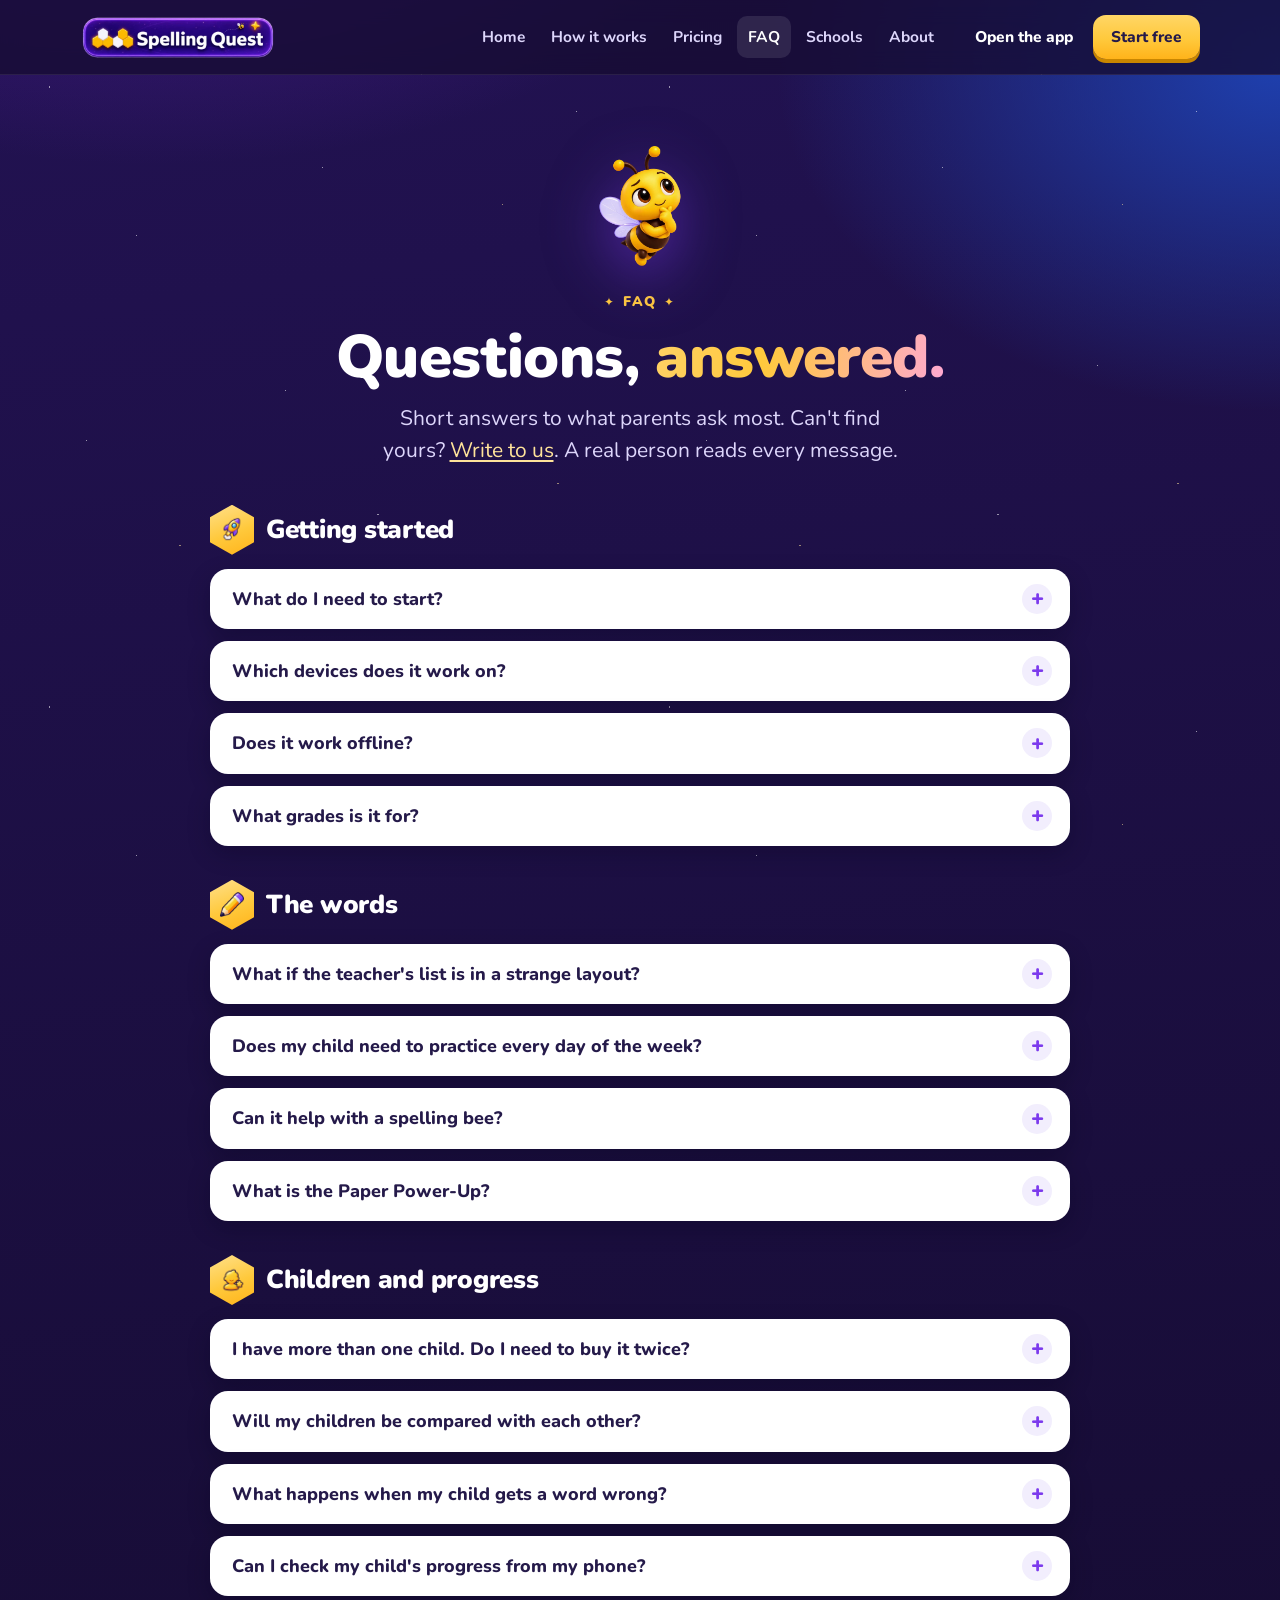
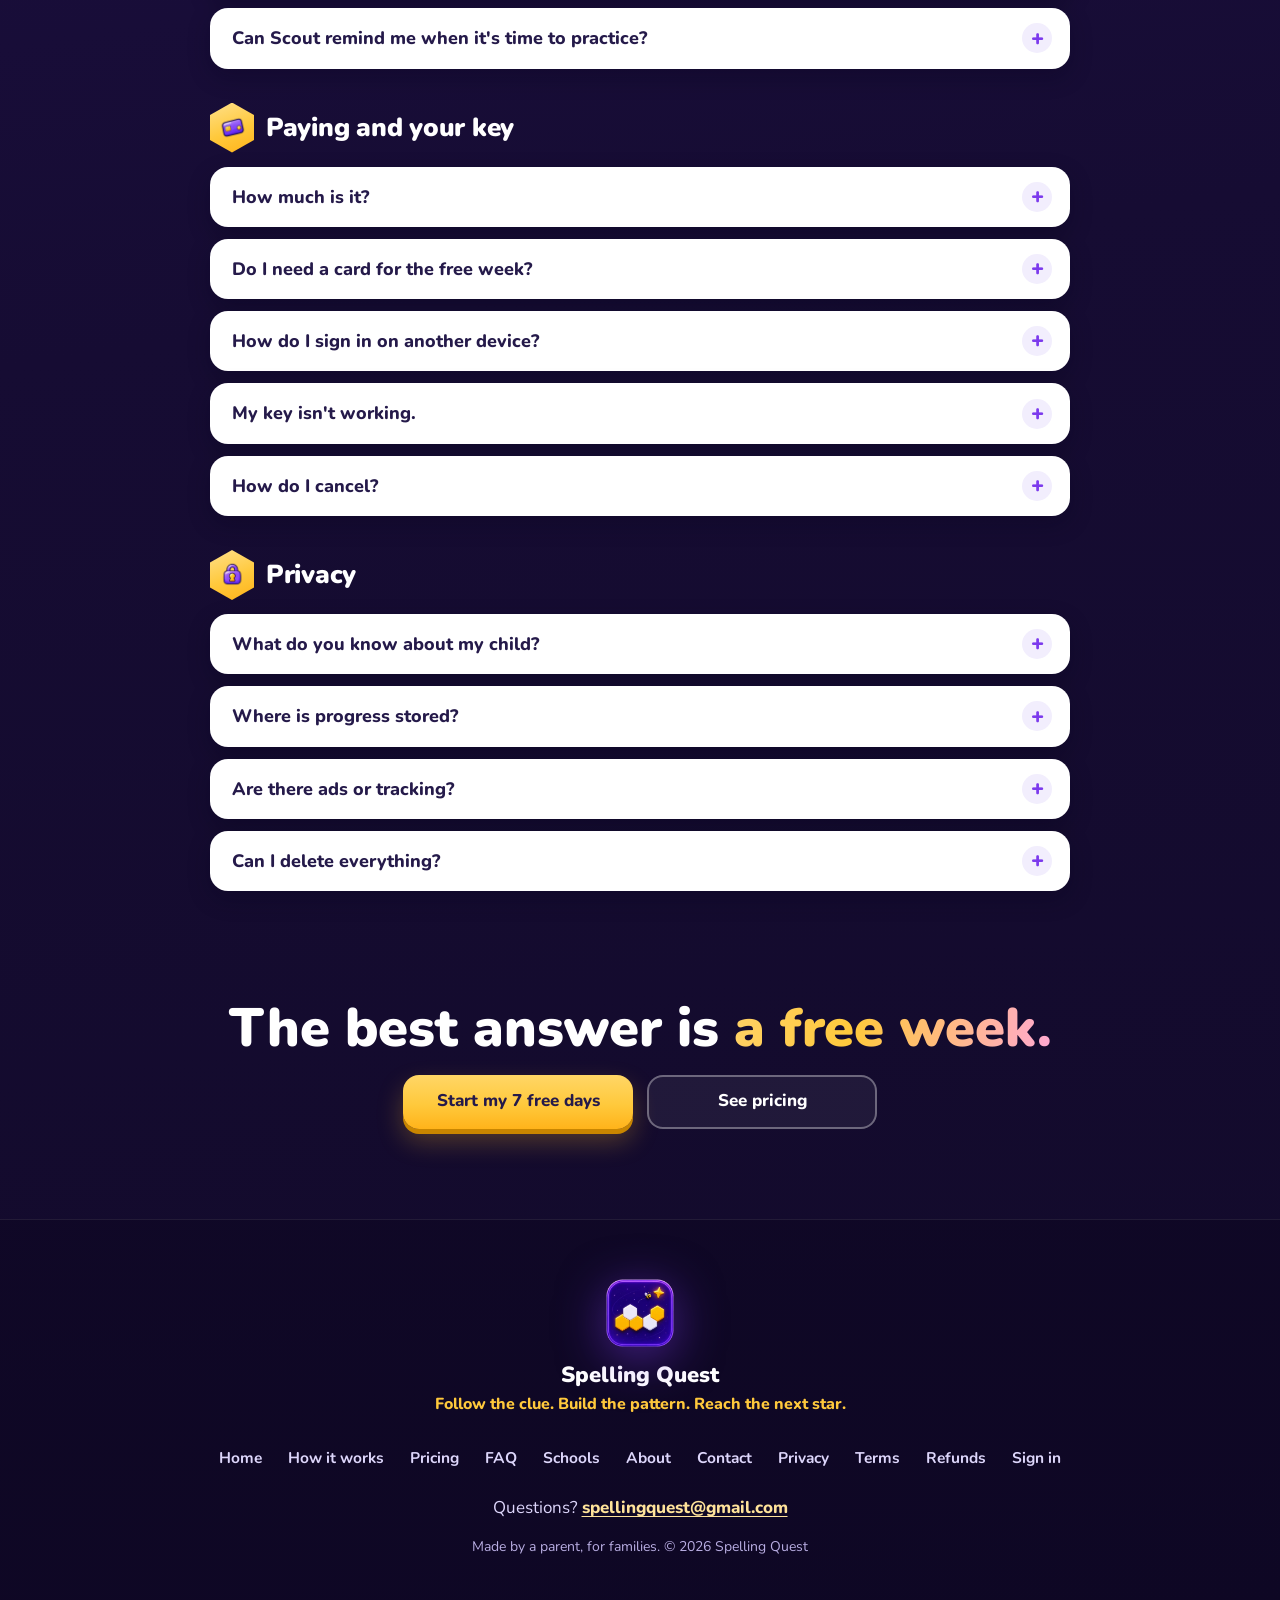
<file: faq.html>
<!DOCTYPE html>
<html lang="en">
<head>
<meta charset="utf-8">
<meta name="viewport" content="width=device-width, initial-scale=1, viewport-fit=cover">
<title>Questions and answers: Spelling Quest</title>
<meta name="description" content="How Spelling Quest works, which devices it runs on, what it costs, and how it looks after your child's privacy.">
<link rel="canonical" href="https://spellingquest.github.io/faq.html">
<meta name="theme-color" content="#221252">
<link rel="icon" type="image/png" href="icon-192.png">
<link rel="apple-touch-icon" href="apple-touch-icon.png">

<!-- Link preview (the card a texted or shared link shows). og:image MUST be an
     absolute URL; iMessage and some other scrapers fail silently on a relative one. -->
<meta property="og:type" content="website">
<meta property="og:site_name" content="Spelling Quest">
<meta property="og:url" content="https://spellingquest.github.io/faq.html">
<meta property="og:title" content="Questions and answers: Spelling Quest">
<meta property="og:description" content="How Spelling Quest works, which devices it runs on, what it costs, and how it looks after your child's privacy.">
<meta property="og:image" content="https://spellingquest.github.io/og.png">
<meta property="og:image:width" content="1200">
<meta property="og:image:height" content="630">
<meta property="og:image:alt" content="Spelling Quest: their teacher's words, your child's learning path">
<meta name="twitter:card" content="summary_large_image">
<meta name="twitter:title" content="Questions and answers: Spelling Quest">
<meta name="twitter:description" content="How Spelling Quest works, which devices it runs on, what it costs, and how it looks after your child's privacy.">
<meta name="twitter:image" content="https://spellingquest.github.io/og.png">

<!-- Nunito for headings (approved 27 Sep 2026). Loaded without blocking the page. -->
<link rel="preconnect" href="https://fonts.googleapis.com">
<link rel="preconnect" href="https://fonts.gstatic.com" crossorigin>
<link rel="stylesheet" href="https://fonts.googleapis.com/css2?family=Nunito:wght@700;800;900&display=swap" media="print" onload="this.media='all'">
<noscript><link rel="stylesheet" href="https://fonts.googleapis.com/css2?family=Nunito:wght@700;800;900&display=swap"></noscript>
<link rel="stylesheet" href="site.css?v=6">
<script type="application/ld+json">{"@context": "https://schema.org", "@type": "Organization", "name": "Spelling Quest", "url": "https://spellingquest.github.io/", "logo": "https://spellingquest.github.io/icon-512.png", "email": "spellingquest@gmail.com"}</script>
<script type="application/ld+json">{"@context": "https://schema.org", "@type": "FAQPage", "mainEntity": [{"@type": "Question", "name": "What do I need to start?", "acceptedAnswer": {"@type": "Answer", "text": "This week's spelling list and a few minutes. Open Spelling Quest on any device with a web browser, tap Begin my 7 free days, add your child's nickname, and paste in the list. There's nothing to install and no account to create."}}, {"@type": "Question", "name": "Which devices does it work on?", "acceptedAnswer": {"@type": "Answer", "text": "iPad, iPhone, Android phones and tablets, and laptops, in the web browser. On an iPad or iPhone you can add it to your Home Screen (Safari → Share → Add to Home Screen) so it opens full-screen like any other app."}}, {"@type": "Question", "name": "Does it work offline?", "acceptedAnswer": {"@type": "Answer", "text": "Yes. Once it has loaded, practice keeps working without the internet. Progress catches up with your other devices the next time you're online."}}, {"@type": "Question", "name": "What grades is it for?", "acceptedAnswer": {"@type": "Answer", "text": "Kindergarten through fifth grade: children who bring home a weekly spelling list. It adapts to the words you paste in, so it grows with them."}}, {"@type": "Question", "name": "What if the teacher's list is in a strange layout?", "acceptedAnswer": {"@type": "Answer", "text": "Paste it as it is. Any layout works, and just the words is fine."}}, {"@type": "Question", "name": "Does my child need to practice every day of the week?", "acceptedAnswer": {"@type": "Answer", "text": "No. You tell Scout the test day, and the list becomes daily sprints across the nights before it. A short week never skips any of the practice; some nights simply get two short sprints. Every sprint stays open, so a child who misses a night can catch up whenever they like."}}, {"@type": "Question", "name": "Can it help with a spelling bee?", "acceptedAnswer": {"@type": "Answer", "text": "Yes. Give it the long list and the date. It breaks the list into small weekly groups, and the words your child finds tricky keep coming back, week after week, until they're confident. Words they already know come back for a quick review near the end. Then it practices on a stage with judges, including how to ask for a repeat, a definition or a sentence. It gives hints, but never spells the word for them."}}, {"@type": "Question", "name": "What is the Paper Power-Up?", "acceptedAnswer": {"@type": "Answer", "text": "Every day ends with a quick pencil-and-paper challenge instead of copying words out five times. Your child looks at the word and its tricky part, writes it from memory, then checks it and fixes only the part that needs another look."}}, {"@type": "Question", "name": "I have more than one child. Do I need to buy it twice?", "acceptedAnswer": {"@type": "Answer", "text": "No. One purchase covers every child in your household. Each child gets their own words, their own stars and their own test day."}}, {"@type": "Question", "name": "Will my children be compared with each other?", "acceptedAnswer": {"@type": "Answer", "text": "Never. There are no leaderboards, no rankings and no side-by-side scores. Each child only ever sees their own progress."}}, {"@type": "Question", "name": "What happens when my child gets a word wrong?", "acceptedAnswer": {"@type": "Answer", "text": "A miss is a clue, not a verdict. Words your child finds tricky get extra practice in the Boss Battle, so time goes where it's needed, and you'll see them in the Grown-up Zone under Words to revisit."}}, {"@type": "Question", "name": "Can I check my child's progress from my phone?", "acceptedAnswer": {"@type": "Answer", "text": "Yes. Open the Grown-up Zone (behind a grown-up PIN) on any of your devices to see which sprints each child has finished this week, their stars and streak, the words to revisit, earlier weeks and spelling bee progress. Progress follows your family across devices once you unlock with your key."}}, {"@type": "Question", "name": "Can Scout remind me when it's time to practice?", "acceptedAnswer": {"@type": "Answer", "text": "Yes, if you want it to. In Grown-ups → More, turn on Reminders from Scout and pick a time. You get one nudge a day at most, never after 8 pm, and none once the night's sprint is done on any of your devices. It goes to you, never to your child. On iPhone and iPad, add Scout to your Home Screen first."}}, {"@type": "Question", "name": "How much is it?", "acceptedAnswer": {"@type": "Answer", "text": "Seven free days first, then $40 a year for the whole family, on every device. If you already have One Ayah At A Time or Muslim Kids Checklist, it's $25. See all prices"}}, {"@type": "Question", "name": "Do I need a card for the free week?", "acceptedAnswer": {"@type": "Answer", "text": "No card and no account. If you do nothing, the free week simply ends. There's nothing to cancel."}}, {"@type": "Question", "name": "How do I sign in on another device?", "acceptedAnswer": {"@type": "Answer", "text": "Use the key from your purchase email. Go to Sign in, paste the key, and your family's progress follows you. It works on as many devices as your family uses."}}, {"@type": "Question", "name": "My key isn't working.", "acceptedAnswer": {"@type": "Answer", "text": "Capitals and hyphens don't matter. If it still refuses, email spellingquest@gmail.com with the key and the email you bought with, and it will be sorted out."}}, {"@type": "Question", "name": "How do I cancel?", "acceptedAnswer": {"@type": "Answer", "text": "From the link in your purchase email, any time. You keep full access until the end of the twelve months you paid for. Refund policy"}}, {"@type": "Question", "name": "What do you know about my child?", "acceptedAnswer": {"@type": "Answer", "text": "A nickname and a school grade. The nickname doesn't have to be a real name, and the app suggests it isn't one. No real names, birthdays, schools, photos or email addresses, ever."}}, {"@type": "Question", "name": "Where is progress stored?", "acceptedAnswer": {"@type": "Answer", "text": "So progress can follow your family between devices, stars, finished days, the word list and the settings you chose are stored under a one-way fingerprint of your family code. It can't be traced back to a person. Read the privacy page"}}, {"@type": "Question", "name": "Are there ads or tracking?", "acceptedAnswer": {"@type": "Answer", "text": "No advertising, no analytics and no third-party tracking of any kind."}}, {"@type": "Question", "name": "Can I delete everything?", "acceptedAnswer": {"@type": "Answer", "text": "Yes. Email spellingquest@gmail.com and one child, or your whole family, will be erased and you'll get a confirmation."}}]}</script>
</head>
<body>
<a class="skip" href="#main">Skip to the content</a>
<!-- Site header: identical on every page. If you change it, change it everywhere. -->
<header class="site-head">
  <div class="wrap">
    <a class="brand" href="index.html" aria-label="Spelling Quest home">
      <img src="img/sq-logo-horizontal.webp" alt="Spelling Quest" width="640" height="160">
    </a>
    <nav class="nav" aria-label="Main">
      <a href="index.html">Home</a>
      <a href="index.html#how">How it works</a>
      <a href="pricing.html">Pricing</a>
      <a href="faq.html" aria-current="page">FAQ</a>
      <a href="schools.html">Schools</a>
      <a href="about.html">About</a>
    </nav>
    <div class="head-cta">
      <a class="signin" href="signin.html" data-signin>Sign in</a>
      <a class="btn" href="app/#start=trial">Start free</a>
      <details class="menu">
        <summary aria-label="Open menu">Menu</summary>
        <div class="panel">
        <a href="index.html">Home</a>
        <a href="index.html#how">How it works</a>
        <a href="pricing.html">Pricing</a>
        <a href="faq.html" aria-current="page">FAQ</a>
        <a href="schools.html">Schools</a>
        <a href="about.html">About</a>
        <a href="contact.html">Contact</a>
        <a href="signin.html">Sign in</a>
        </div>
      </details>
    </div>
  </div>
</header>
<main id="main">

<section class="page-hero">
  <div class="wrap">
    <img class="hero-scout" src="img/scout-thinking.webp" alt="" width="560" height="560">
    <p class="eyebrow">FAQ</p>
    <h1>Questions, <span class="hl">answered.</span></h1>
    <p class="lede">Short answers to what parents ask most. Can't find yours?
      <a href="contact.html">Write to us</a>. A real person reads every message.</p>
  </div>
</section>
<section class="section tight" style="padding-top:10px">
  <div class="wrap">
  <div class="faq-group">
    <h2><span class="hex" aria-hidden="true"><img class="ui-ic" src="img/ui/icon-rocket.webp" alt="" width="160" height="160" loading="lazy"></span>Getting started</h2>
    <details class="q"><summary>What do I need to start?</summary><div class="a"><p>This week's spelling list and a few minutes. Open Spelling Quest on any device with a web browser, tap <b>Begin my 7 free days</b>, add your child's nickname, and paste in the list. There's nothing to install and no account to create.</p></div></details>
    <details class="q"><summary>Which devices does it work on?</summary><div class="a"><p>iPad, iPhone, Android phones and tablets, and laptops, in the web browser. On an iPad or iPhone you can add it to your Home Screen (Safari &rarr; Share &rarr; <b>Add to Home Screen</b>) so it opens full-screen like any other app.</p></div></details>
    <details class="q"><summary>Does it work offline?</summary><div class="a"><p>Yes. Once it has loaded, practice keeps working without the internet. Progress catches up with your other devices the next time you're online.</p></div></details>
    <details class="q"><summary>What grades is it for?</summary><div class="a"><p>Kindergarten through fifth grade: children who bring home a weekly spelling list. It adapts to the words you paste in, so it grows with them.</p></div></details>
  </div>

  <div class="faq-group">
    <h2><span class="hex" aria-hidden="true"><img class="ui-ic" src="img/ui/icon-pencil.webp" alt="" width="160" height="160" loading="lazy"></span>The words</h2>
    <details class="q"><summary>What if the teacher's list is in a strange layout?</summary><div class="a"><p>Paste it as it is. Any layout works, and just the words is fine.</p></div></details>
    <details class="q"><summary>Does my child need to practice every day of the week?</summary><div class="a"><p>No. You tell Scout the test day, and the list becomes daily sprints across the nights before it. A short week never skips any of the practice; some nights simply get two short sprints. Every sprint stays open, so a child who misses a night can catch up whenever they like.</p></div></details>
    <details class="q"><summary>Can it help with a spelling bee?</summary><div class="a"><p>Yes. Give it the long list and the date. It breaks the list into small weekly groups, and the words your child finds tricky keep coming back, week after week, until they're confident. Words they already know come back for a quick review near the end. Then it practices on a stage with judges, including how to ask for a repeat, a definition or a sentence. It gives hints, but never spells the word for them.</p></div></details>
    <details class="q"><summary>What is the Paper Power-Up?</summary><div class="a"><p>Every day ends with a quick pencil-and-paper challenge instead of copying words out five times. Your child looks at the word and its tricky part, writes it from memory, then checks it and fixes only the part that needs another look.</p></div></details>
  </div>

  <div class="faq-group">
    <h2><span class="hex" aria-hidden="true"><img class="ui-ic" src="img/ui/icon-child.webp" alt="" width="160" height="160" loading="lazy"></span>Children and progress</h2>
    <details class="q"><summary>I have more than one child. Do I need to buy it twice?</summary><div class="a"><p>No. One purchase covers every child in your household. Each child gets their own words, their own stars and their own test day.</p></div></details>
    <details class="q"><summary>Will my children be compared with each other?</summary><div class="a"><p>Never. There are no leaderboards, no rankings and no side-by-side scores. Each child only ever sees their own progress.</p></div></details>
    <details class="q"><summary>What happens when my child gets a word wrong?</summary><div class="a"><p>A miss is a clue, not a verdict. Words your child finds tricky get extra practice in the Boss Battle, so time goes where it's needed, and you'll see them in the Grown-up Zone under <b>Words to revisit</b>.</p></div></details>
    <details class="q"><summary>Can I check my child's progress from my phone?</summary><div class="a"><p>Yes. Open the Grown-up Zone (behind a grown-up PIN) on any of your devices to see which sprints each child has finished this week, their stars and streak, the words to revisit, earlier weeks and spelling bee progress. Progress follows your family across devices once you unlock with your key.</p></div></details>
    <details class="q"><summary>Can Scout remind me when it's time to practice?</summary><div class="a"><p>Yes, if you want it to. In <b>Grown-ups &rarr; More</b>, turn on <b>Reminders from Scout</b> and pick a time. You get one nudge a day at most, never after 8 pm, and none once the night's sprint is done on any of your devices. It goes to you, never to your child. On iPhone and iPad, add Scout to your Home Screen first.</p></div></details>
  </div>

  <div class="faq-group">
    <h2><span class="hex" aria-hidden="true"><img class="ui-ic" src="img/ui/icon-card.webp" alt="" width="160" height="160" loading="lazy"></span>Paying and your key</h2>
    <details class="q"><summary>How much is it?</summary><div class="a"><p>Seven free days first, then <b>$40 a year</b> for the whole family, on every device. If you already have One Ayah At A Time or Muslim Kids Checklist, it's $25. <a href="pricing.html">See all prices</a></p></div></details>
    <details class="q"><summary>Do I need a card for the free week?</summary><div class="a"><p>No card and no account. If you do nothing, the free week simply ends. There's nothing to cancel.</p></div></details>
    <details class="q"><summary>How do I sign in on another device?</summary><div class="a"><p>Use the key from your purchase email. Go to <a href="signin.html">Sign in</a>, paste the key, and your family's progress follows you. It works on as many devices as your family uses.</p></div></details>
    <details class="q"><summary>My key isn't working.</summary><div class="a"><p>Capitals and hyphens don't matter. If it still refuses, email <a href="mailto:spellingquest@gmail.com">spellingquest@gmail.com</a> with the key and the email you bought with, and it will be sorted out.</p></div></details>
    <details class="q"><summary>How do I cancel?</summary><div class="a"><p>From the link in your purchase email, any time. You keep full access until the end of the twelve months you paid for. <a href="refunds.html">Refund policy</a></p></div></details>
  </div>

  <div class="faq-group">
    <h2><span class="hex" aria-hidden="true"><img class="ui-ic" src="img/ui/icon-lock.webp" alt="" width="160" height="160" loading="lazy"></span>Privacy</h2>
    <details class="q"><summary>What do you know about my child?</summary><div class="a"><p>A nickname and a school grade. The nickname doesn't have to be a real name, and the app suggests it isn't one. No real names, birthdays, schools, photos or email addresses, ever.</p></div></details>
    <details class="q"><summary>Where is progress stored?</summary><div class="a"><p>So progress can follow your family between devices, stars, finished days, the word list and the settings you chose are stored under a one-way fingerprint of your family code. It can't be traced back to a person. <a href="privacy.html">Read the privacy page</a></p></div></details>
    <details class="q"><summary>Are there ads or tracking?</summary><div class="a"><p>No advertising, no analytics and no third-party tracking of any kind.</p></div></details>
    <details class="q"><summary>Can I delete everything?</summary><div class="a"><p>Yes. Email <a href="mailto:spellingquest@gmail.com">spellingquest@gmail.com</a> and one child, or your whole family, will be erased and you'll get a confirmation.</p></div></details>
  </div>

  </div>
</section>
<section class="closing" style="padding-top:30px">
  <div class="wrap">
    <p class="statement">The best answer is <span class="hl">a free week.</span></p>
    <div class="btn-row" style="justify-content:center">
      <a class="btn" href="app/#start=trial">Start my 7 free days</a>
      <a class="btn-ghost" href="pricing.html">See pricing</a>
    </div>
  </div>
</section>
</main>

<!-- Site footer: identical on every page. -->
<footer class="site-foot">
  <div class="wrap">
    <img class="mark" src="img/sq-icon.webp" alt="" width="256" height="256" loading="lazy">
    <div class="name">Spelling Quest</div>
    <div class="tag">Follow the clue. Build the pattern. Reach the next star.</div>
    <nav class="foot-links" aria-label="Footer">
    <a href="index.html">Home</a>
    <a href="index.html#how">How it works</a>
    <a href="pricing.html">Pricing</a>
    <a href="faq.html">FAQ</a>
    <a href="schools.html">Schools</a>
    <a href="about.html">About</a>
    <a href="contact.html">Contact</a>
    <a href="privacy.html">Privacy</a>
    <a href="terms.html">Terms</a>
    <a href="refunds.html">Refunds</a>
    <a href="signin.html">Sign in</a>
    </nav>
    <p class="mail">Questions? <a href="mailto:spellingquest@gmail.com">spellingquest@gmail.com</a></p>
    <p class="small">Made by a parent, for families. &copy; 2026 Spelling Quest</p>
  </div>
</footer>
<script>
(function () {
  /* This device already has Spelling Quest set up: offer the app, not a sign-in. */
  try {
    if (localStorage.getItem('spellingQuest.v1')) {
      document.querySelectorAll('[data-signin]').forEach(function (a) {
        a.textContent = 'Open the app'; a.setAttribute('href', 'app/');
      });
    }
  } catch (e) {}
})();
</script>
</body>
</html>
</file>
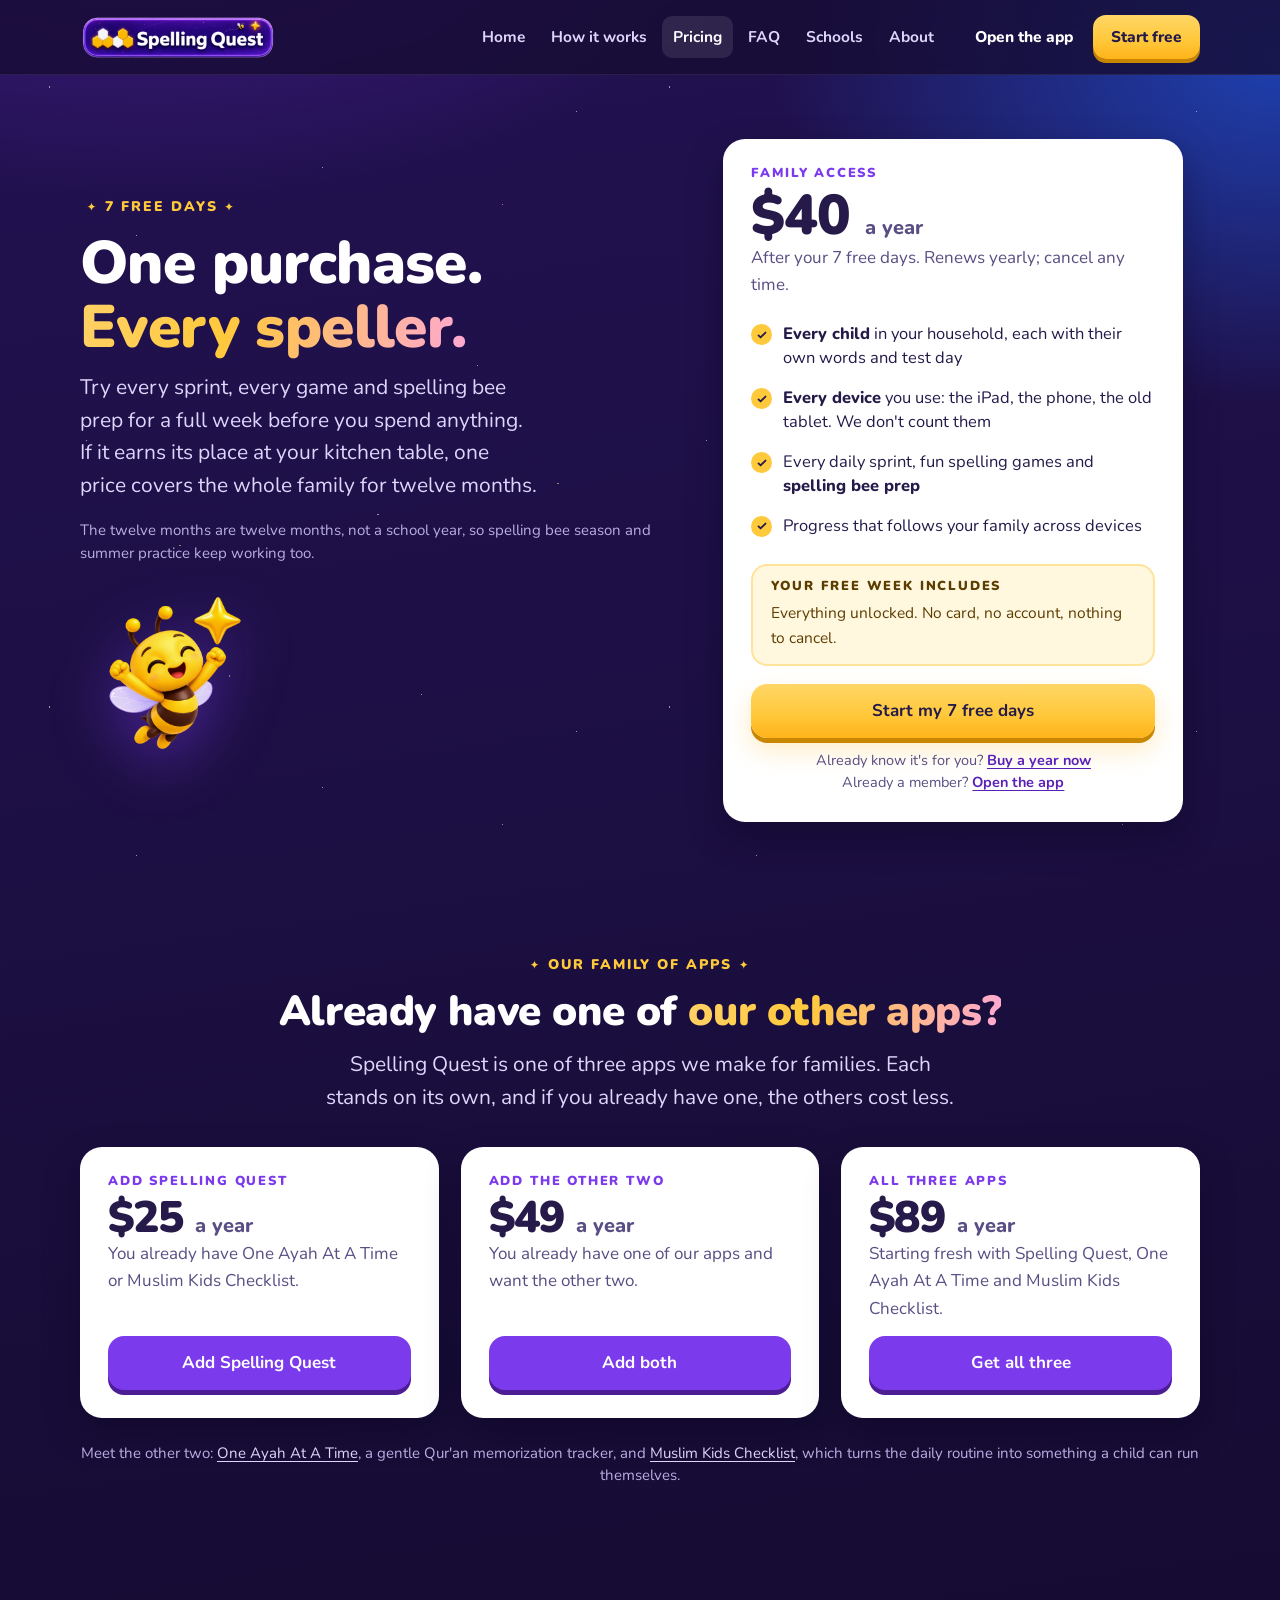
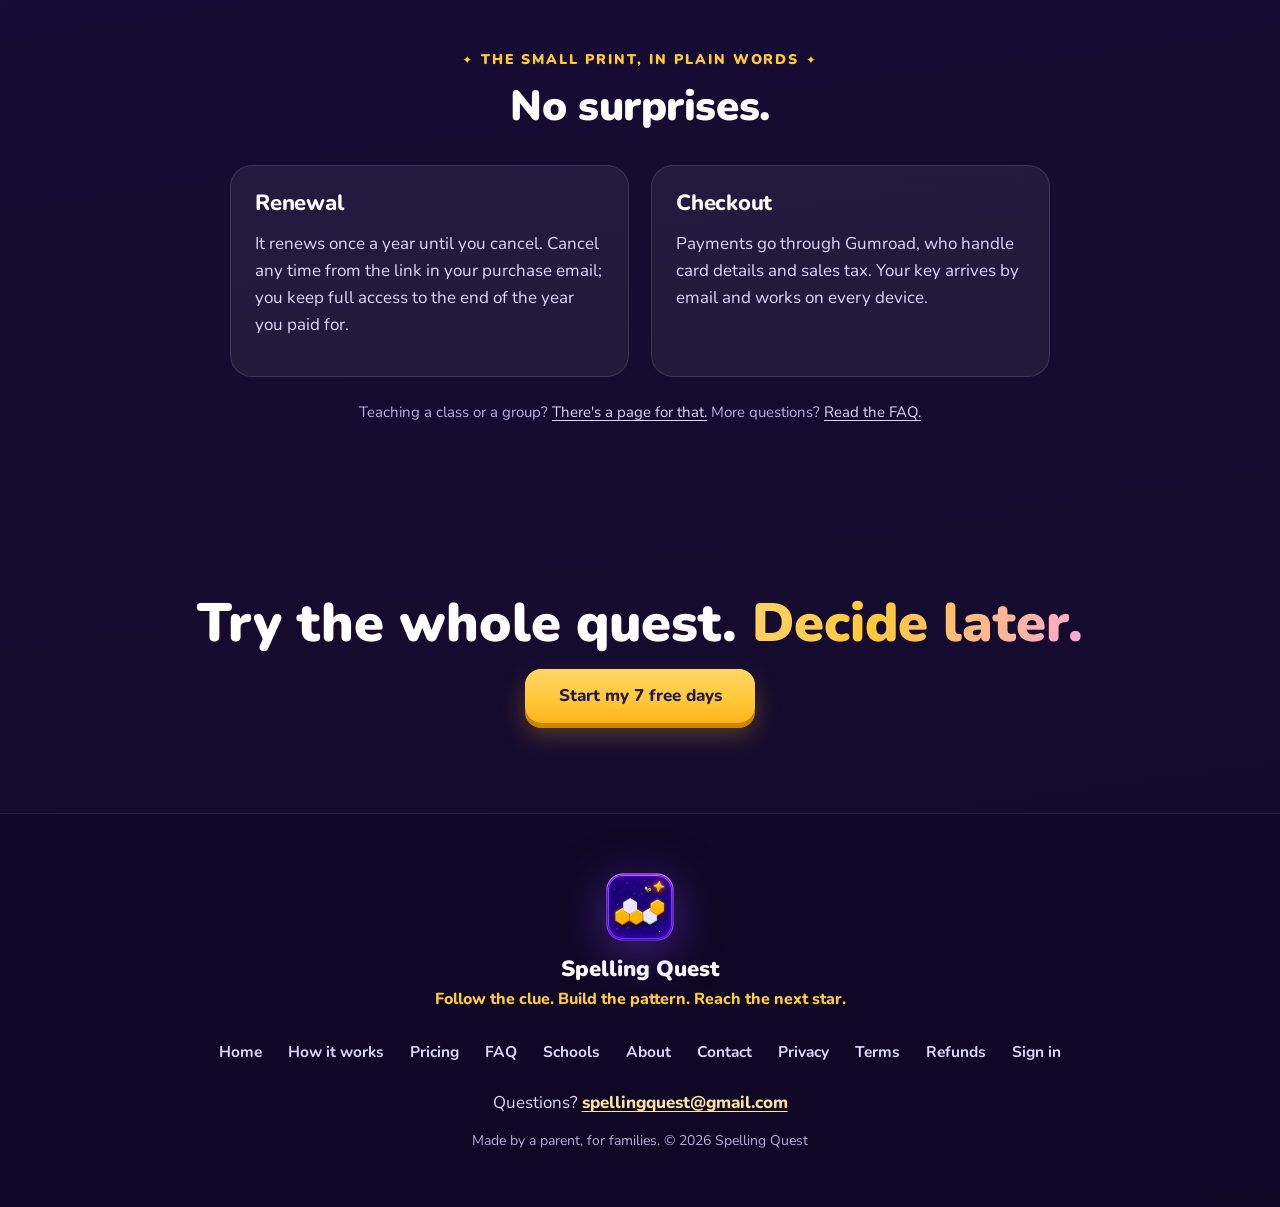
<file: pricing.html>
<!DOCTYPE html>
<html lang="en">
<head>
<meta charset="utf-8">
<meta name="viewport" content="width=device-width, initial-scale=1, viewport-fit=cover">
<title>Pricing: Spelling Quest</title>
<meta name="description" content="Seven free days with everything unlocked, no card and no account. Then $40 a year for every child in your family, on every device.">
<link rel="canonical" href="https://spellingquest.github.io/pricing.html">
<meta name="theme-color" content="#221252">
<link rel="icon" type="image/png" href="icon-192.png">
<link rel="apple-touch-icon" href="apple-touch-icon.png">

<!-- Link preview (the card a texted or shared link shows). og:image MUST be an
     absolute URL; iMessage and some other scrapers fail silently on a relative one. -->
<meta property="og:type" content="website">
<meta property="og:site_name" content="Spelling Quest">
<meta property="og:url" content="https://spellingquest.github.io/pricing.html">
<meta property="og:title" content="Pricing: Spelling Quest">
<meta property="og:description" content="Seven free days with everything unlocked, no card and no account. Then $40 a year for every child in your family, on every device.">
<meta property="og:image" content="https://spellingquest.github.io/og.png">
<meta property="og:image:width" content="1200">
<meta property="og:image:height" content="630">
<meta property="og:image:alt" content="Spelling Quest: their teacher's words, your child's learning path">
<meta name="twitter:card" content="summary_large_image">
<meta name="twitter:title" content="Pricing: Spelling Quest">
<meta name="twitter:description" content="Seven free days with everything unlocked, no card and no account. Then $40 a year for every child in your family, on every device.">
<meta name="twitter:image" content="https://spellingquest.github.io/og.png">

<!-- Nunito for headings (approved 27 Sep 2026). Loaded without blocking the page. -->
<link rel="preconnect" href="https://fonts.googleapis.com">
<link rel="preconnect" href="https://fonts.gstatic.com" crossorigin>
<link rel="stylesheet" href="https://fonts.googleapis.com/css2?family=Nunito:wght@700;800;900&display=swap" media="print" onload="this.media='all'">
<noscript><link rel="stylesheet" href="https://fonts.googleapis.com/css2?family=Nunito:wght@700;800;900&display=swap"></noscript>
<link rel="stylesheet" href="site.css?v=6">
<script type="application/ld+json">{"@context": "https://schema.org", "@type": "Organization", "name": "Spelling Quest", "url": "https://spellingquest.github.io/", "logo": "https://spellingquest.github.io/icon-512.png", "email": "spellingquest@gmail.com"}</script>
<script type="application/ld+json">{"@context": "https://schema.org", "@type": "Product", "name": "Spelling Quest family access", "description": "Twelve months of Spelling Quest for every child in the household, on every device.", "brand": {"@type": "Brand", "name": "Spelling Quest"}, "offers": {"@type": "Offer", "price": "40.00", "priceCurrency": "USD", "url": "https://spellingquest.gumroad.com/l/mlshxz", "availability": "https://schema.org/InStock"}}</script>
</head>
<body>
<a class="skip" href="#main">Skip to the content</a>
<!-- Site header: identical on every page. If you change it, change it everywhere. -->
<header class="site-head">
  <div class="wrap">
    <a class="brand" href="index.html" aria-label="Spelling Quest home">
      <img src="img/sq-logo-horizontal.webp" alt="Spelling Quest" width="640" height="160">
    </a>
    <nav class="nav" aria-label="Main">
      <a href="index.html">Home</a>
      <a href="index.html#how">How it works</a>
      <a href="pricing.html" aria-current="page">Pricing</a>
      <a href="faq.html">FAQ</a>
      <a href="schools.html">Schools</a>
      <a href="about.html">About</a>
    </nav>
    <div class="head-cta">
      <a class="signin" href="signin.html" data-signin>Sign in</a>
      <a class="btn" href="app/#start=trial">Start free</a>
      <details class="menu">
        <summary aria-label="Open menu">Menu</summary>
        <div class="panel">
        <a href="index.html">Home</a>
        <a href="index.html#how">How it works</a>
        <a href="pricing.html" aria-current="page">Pricing</a>
        <a href="faq.html">FAQ</a>
        <a href="schools.html">Schools</a>
        <a href="about.html">About</a>
        <a href="contact.html">Contact</a>
        <a href="signin.html">Sign in</a>
        </div>
      </details>
    </div>
  </div>
</header>
<main id="main">

<section class="hero">
  <div class="wrap grid">
    <div>
      <p class="eyebrow">7 free days</p>
      <h1>One purchase.<br><span class="hl">Every speller.</span></h1>
      <p class="lede">Try every sprint, every game and spelling bee prep for a full week before you spend
        anything. If it earns its place at your kitchen table, one price covers the whole family for
        twelve months.</p>
      <p class="note">The twelve months are twelve months, not a school year, so spelling bee season and
        summer practice keep working too.</p>
      <img class="side-scout" src="img/scout-cheering.webp" alt="" width="560" height="560">
    </div>
    <div class="card price-card">
      <span class="label-sm" style="color:var(--brand)">Family access</span>
      <div class="price">$40 <small>a year</small></div>
      <p class="mt-0">After your 7 free days. Renews yearly; cancel any time.</p>
      <ul class="ticks">
        <li><b>Every child</b> in your household, each with their own words and test day</li>
        <li><b>Every device</b> you use: the iPad, the phone, the old tablet. We don't count them</li>
        <li>Every daily sprint, fun spelling games and <b>spelling bee prep</b></li>
        <li>Progress that follows your family across devices</li>
      </ul>
      <div class="includes">
        <span class="label-sm">Your free week includes</span>
        <p>Everything unlocked. No card, no account, nothing to cancel.</p>
      </div>
      <a class="btn" href="app/#start=trial" style="width:100%">Start my 7 free days</a>
      <p class="fine center">Already know it's for you? <a href="https://spellingquest.gumroad.com/l/mlshxz" rel="noopener">Buy a year now</a><br>
        Already a member? <a href="signin.html" data-signin>Sign in</a></p>
    </div>
  </div>
</section>

<section class="section">
  <div class="wrap">
    <div class="section-head">
      <p class="eyebrow">Our family of apps</p>
      <h2>Already have one of <span class="hl">our other apps?</span></h2>
      <p class="lede">Spelling Quest is one of three apps we make for families. Each stands on its own,
        and if you already have one, the others cost less.</p>
    </div>
    <div class="grid-3">
      <div class="card offer">
        <span class="label-sm" style="color:var(--brand)">Add Spelling Quest</span>
        <div class="price" style="font-size:44px">$25 <small>a year</small></div>
        <p>You already have One Ayah At A Time or Muslim Kids Checklist.</p>
        <a class="btn-purple" href="https://spellingquest.gumroad.com/l/xgcjen" rel="noopener" style="width:100%">Add Spelling Quest</a>
      </div>
      <div class="card offer">
        <span class="label-sm" style="color:var(--brand)">Add the other two</span>
        <div class="price" style="font-size:44px">$49 <small>a year</small></div>
        <p>You already have one of our apps and want the other two.</p>
        <a class="btn-purple" href="https://spellingquest.gumroad.com/l/miyhub" rel="noopener" style="width:100%">Add both</a>
      </div>
      <div class="card offer">
        <span class="label-sm" style="color:var(--brand)">All three apps</span>
        <div class="price" style="font-size:44px">$89 <small>a year</small></div>
        <p>Starting fresh with Spelling Quest, One Ayah At A Time and Muslim Kids Checklist.</p>
        <a class="btn-purple" href="https://spellingquest.gumroad.com/l/ihzywn" rel="noopener" style="width:100%">Get all three</a>
      </div>
    </div>
    <p class="note center mt-24">Meet the other two: <a href="https://oneayahatatime.github.io">One Ayah At A Time</a>,
      a gentle Qur'an memorization tracker, and <a href="https://muslimkidschecklist.github.io">Muslim Kids Checklist</a>,
      which turns the daily routine into something a child can run themselves.</p>
  </div>
</section>

<section class="section">
  <div class="wrap">
    <div class="section-head">
      <p class="eyebrow">The small print, in plain words</p>
      <h2>No surprises.</h2>
    </div>
    <div class="grid-2" style="max-width:820px;margin:0 auto">
      <div class="glass"><h3>Renewal</h3><p>It renews once a year until you cancel. Cancel any time from
        the link in your purchase email; you keep full access to the end of the year you paid for.</p></div>
      <div class="glass"><h3>Checkout</h3><p>Payments go through Gumroad, who handle card details and sales
        tax. Your key arrives by email and works on every device.</p></div>
    </div>
    <p class="note center mt-24">Teaching a class or a group? <a href="schools.html">There's a page for that.</a>
      More questions? <a href="faq.html">Read the FAQ.</a></p>
  </div>
</section>

<section class="closing">
  <div class="wrap">
    <p class="statement">Try the whole quest. <span class="hl">Decide later.</span></p>
    <div class="btn-row" style="justify-content:center">
      <a class="btn" href="app/#start=trial">Start my 7 free days</a>
    </div>
  </div>
</section>
</main>

<!-- Site footer: identical on every page. -->
<footer class="site-foot">
  <div class="wrap">
    <img class="mark" src="img/sq-icon.webp" alt="" width="256" height="256" loading="lazy">
    <div class="name">Spelling Quest</div>
    <div class="tag">Follow the clue. Build the pattern. Reach the next star.</div>
    <nav class="foot-links" aria-label="Footer">
    <a href="index.html">Home</a>
    <a href="index.html#how">How it works</a>
    <a href="pricing.html">Pricing</a>
    <a href="faq.html">FAQ</a>
    <a href="schools.html">Schools</a>
    <a href="about.html">About</a>
    <a href="contact.html">Contact</a>
    <a href="privacy.html">Privacy</a>
    <a href="terms.html">Terms</a>
    <a href="refunds.html">Refunds</a>
    <a href="signin.html">Sign in</a>
    </nav>
    <p class="mail">Questions? <a href="mailto:spellingquest@gmail.com">spellingquest@gmail.com</a></p>
    <p class="small">Made by a parent, for families. &copy; 2026 Spelling Quest</p>
  </div>
</footer>
<script>
(function () {
  /* This device already has Spelling Quest set up: offer the app, not a sign-in. */
  try {
    if (localStorage.getItem('spellingQuest.v1')) {
      document.querySelectorAll('[data-signin]').forEach(function (a) {
        a.textContent = 'Open the app'; a.setAttribute('href', 'app/');
      });
    }
  } catch (e) {}
})();
</script>
</body>
</html>
</file>
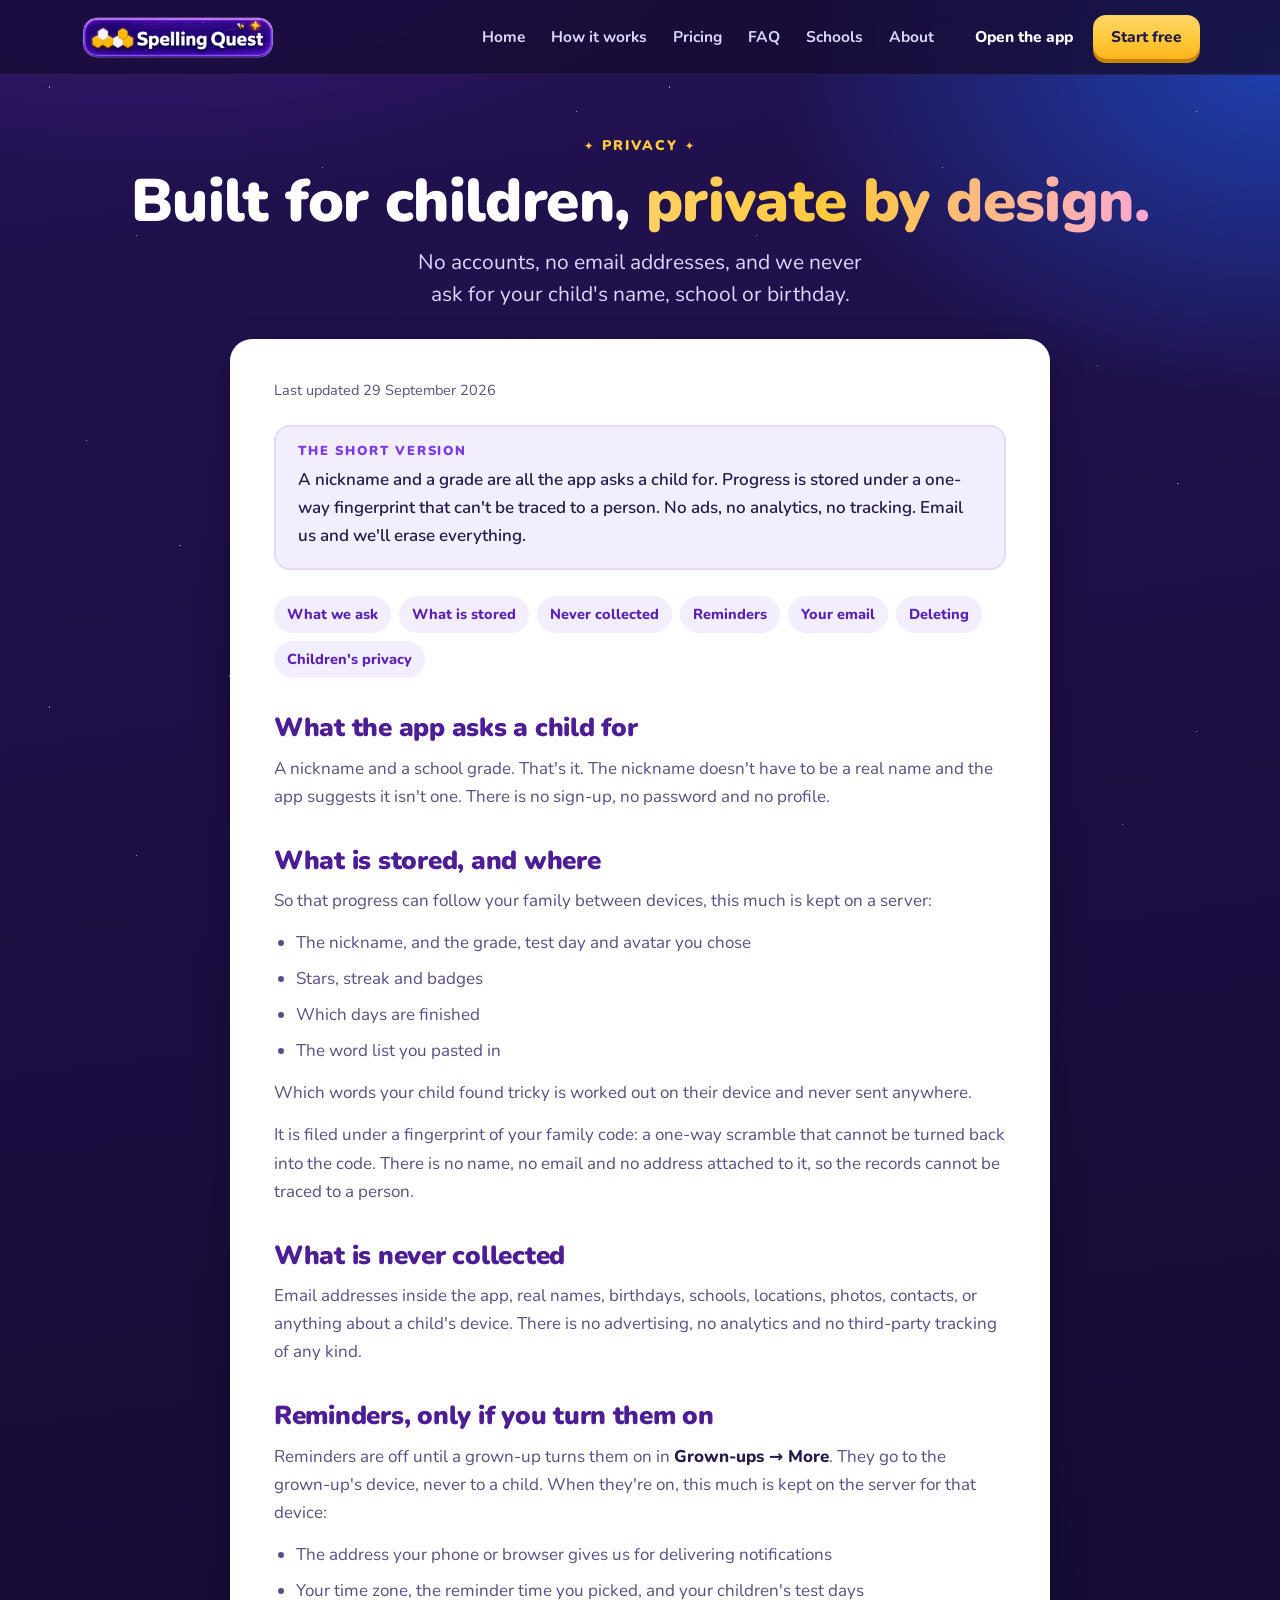
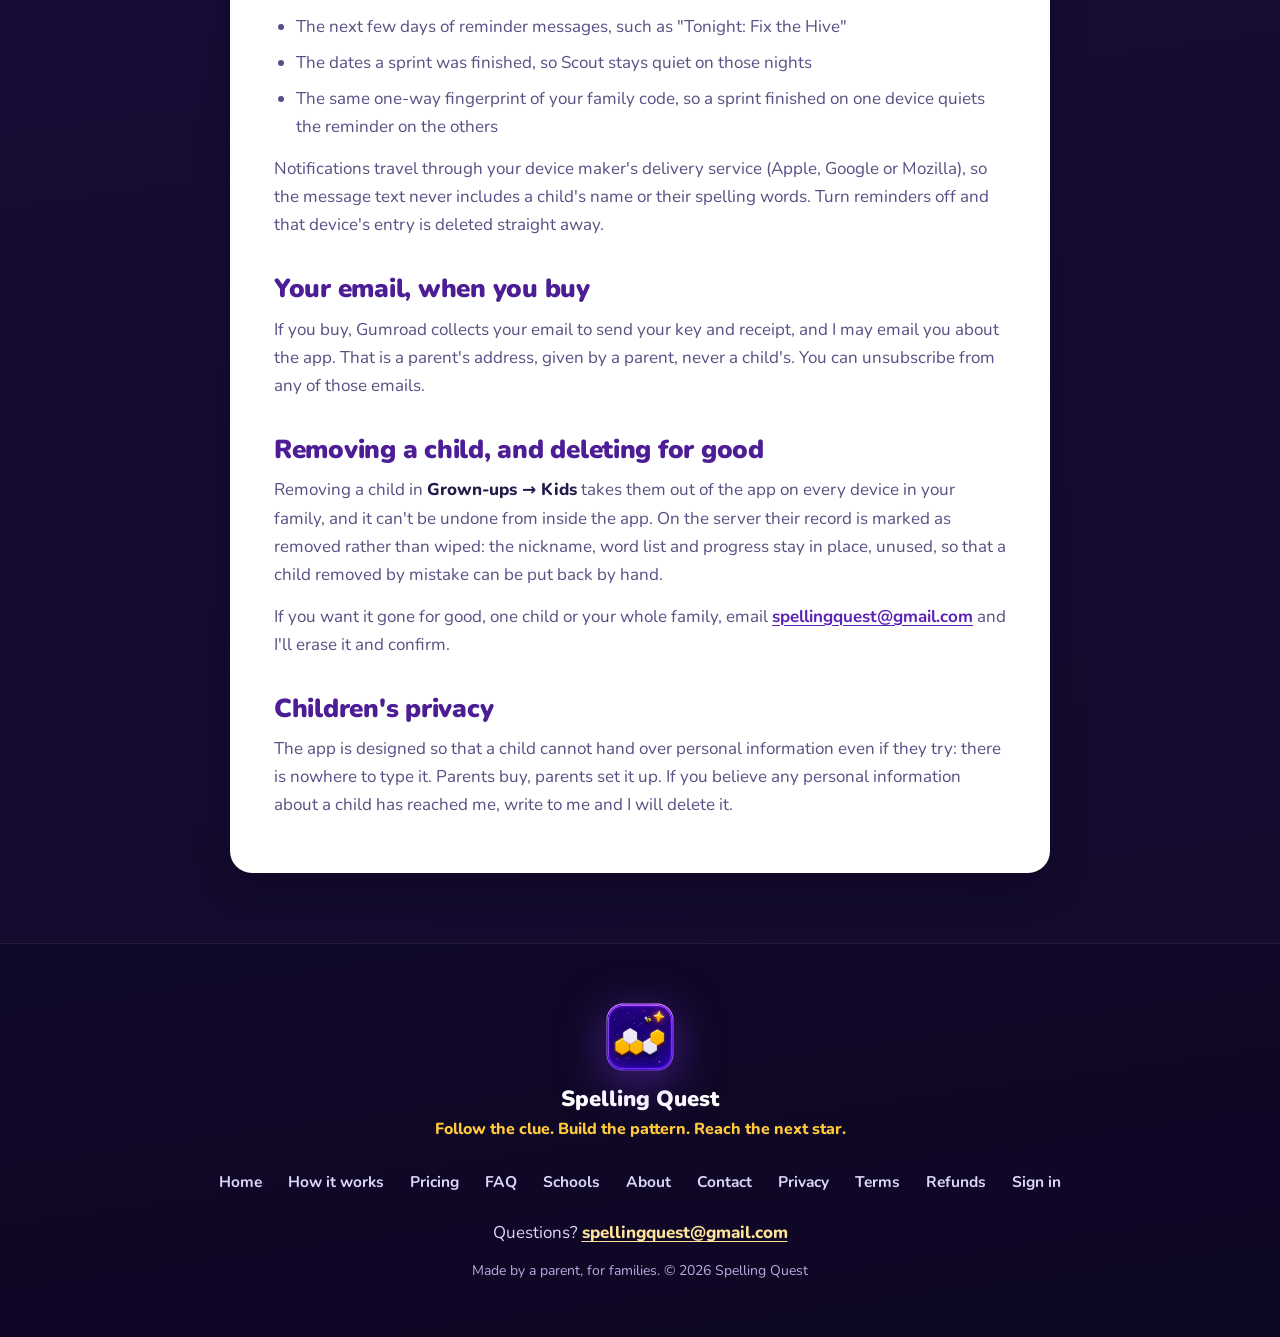
<file: privacy.html>
<!DOCTYPE html>
<html lang="en">
<head>
<meta charset="utf-8">
<meta name="viewport" content="width=device-width, initial-scale=1, viewport-fit=cover">
<title>Privacy: Spelling Quest</title>
<meta name="description" content="No accounts, no email addresses, and never your child's real name, school or birthday. How Spelling Quest handles children's data.">
<link rel="canonical" href="https://spellingquest.github.io/privacy.html">
<meta name="theme-color" content="#221252">
<link rel="icon" type="image/png" href="icon-192.png">
<link rel="apple-touch-icon" href="apple-touch-icon.png">

<!-- Link preview (the card a texted or shared link shows). og:image MUST be an
     absolute URL; iMessage and some other scrapers fail silently on a relative one. -->
<meta property="og:type" content="website">
<meta property="og:site_name" content="Spelling Quest">
<meta property="og:url" content="https://spellingquest.github.io/privacy.html">
<meta property="og:title" content="Privacy: Spelling Quest">
<meta property="og:description" content="No accounts, no email addresses, and never your child's real name, school or birthday. How Spelling Quest handles children's data.">
<meta property="og:image" content="https://spellingquest.github.io/og.png">
<meta property="og:image:width" content="1200">
<meta property="og:image:height" content="630">
<meta property="og:image:alt" content="Spelling Quest: their teacher's words, your child's learning path">
<meta name="twitter:card" content="summary_large_image">
<meta name="twitter:title" content="Privacy: Spelling Quest">
<meta name="twitter:description" content="No accounts, no email addresses, and never your child's real name, school or birthday. How Spelling Quest handles children's data.">
<meta name="twitter:image" content="https://spellingquest.github.io/og.png">

<!-- Nunito for headings (approved 27 Sep 2026). Loaded without blocking the page. -->
<link rel="preconnect" href="https://fonts.googleapis.com">
<link rel="preconnect" href="https://fonts.gstatic.com" crossorigin>
<link rel="stylesheet" href="https://fonts.googleapis.com/css2?family=Nunito:wght@700;800;900&display=swap" media="print" onload="this.media='all'">
<noscript><link rel="stylesheet" href="https://fonts.googleapis.com/css2?family=Nunito:wght@700;800;900&display=swap"></noscript>
<link rel="stylesheet" href="site.css?v=6">
<script type="application/ld+json">{"@context": "https://schema.org", "@type": "Organization", "name": "Spelling Quest", "url": "https://spellingquest.github.io/", "logo": "https://spellingquest.github.io/icon-512.png", "email": "spellingquest@gmail.com"}</script>
</head>
<body>
<a class="skip" href="#main">Skip to the content</a>
<!-- Site header: identical on every page. If you change it, change it everywhere. -->
<header class="site-head">
  <div class="wrap">
    <a class="brand" href="index.html" aria-label="Spelling Quest home">
      <img src="img/sq-logo-horizontal.webp" alt="Spelling Quest" width="640" height="160">
    </a>
    <nav class="nav" aria-label="Main">
      <a href="index.html">Home</a>
      <a href="index.html#how">How it works</a>
      <a href="pricing.html">Pricing</a>
      <a href="faq.html">FAQ</a>
      <a href="schools.html">Schools</a>
      <a href="about.html">About</a>
    </nav>
    <div class="head-cta">
      <a class="signin" href="signin.html" data-signin>Sign in</a>
      <a class="btn" href="app/#start=trial">Start free</a>
      <details class="menu">
        <summary aria-label="Open menu">Menu</summary>
        <div class="panel">
        <a href="index.html">Home</a>
        <a href="index.html#how">How it works</a>
        <a href="pricing.html">Pricing</a>
        <a href="faq.html">FAQ</a>
        <a href="schools.html">Schools</a>
        <a href="about.html">About</a>
        <a href="contact.html">Contact</a>
        <a href="signin.html">Sign in</a>
        </div>
      </details>
    </div>
  </div>
</header>
<main id="main">

<section class="page-hero">
  <div class="wrap">
    <p class="eyebrow">Privacy</p>
    <h1>Built for children, <span class="hl">private by design.</span></h1>
    <p class="lede">No accounts, no email addresses, and we never ask for your child's name, school or birthday.</p>
  </div>
</section>

<div class="wrap">
  <article class="card doc">
    <p class="updated">Last updated 29 September 2026</p>
    <div class="summary-box">
      <span class="label-sm">The short version</span>
      <p>A nickname and a grade are all the app asks a child for. Progress is stored under a one-way
        fingerprint that can't be traced to a person. No ads, no analytics, no tracking. Email us and
        we'll erase everything.</p>
    </div>
    <nav class="jump" aria-label="On this page">
      <a href="#asks">What we ask</a><a href="#stored">What is stored</a><a href="#never">Never collected</a>
      <a href="#reminders">Reminders</a><a href="#email">Your email</a><a href="#delete">Deleting</a><a href="#children">Children's privacy</a>
    </nav>

    <h2 id="asks">What the app asks a child for</h2>
    <p>A nickname and a school grade. That's it. The nickname doesn't have to be a real name and the app
      suggests it isn't one. There is no sign-up, no password and no profile.</p>

    <h2 id="stored">What is stored, and where</h2>
    <p>So that progress can follow your family between devices, this much is kept on a server:</p>
    <ul>
      <li>The nickname, and the grade, test day and avatar you chose</li>
      <li>Stars, streak and badges</li>
      <li>Which days are finished</li>
      <li>The word list you pasted in</li>
    </ul>
    <p>Which words your child found tricky is worked out on their device and never sent anywhere.</p>
    <p>It is filed under a fingerprint of your family code: a one-way scramble that cannot be
      turned back into the code. There is no name, no email and no address attached to it, so the records
      cannot be traced to a person.</p>

    <h2 id="never">What is never collected</h2>
    <p>Email addresses inside the app, real names, birthdays, schools, locations, photos, contacts, or
      anything about a child's device. There is no advertising, no analytics and no third-party tracking
      of any kind.</p>

    <h2 id="reminders">Reminders, only if you turn them on</h2>
    <p>Reminders are off until a grown-up turns them on in <b>Grown-ups &rarr; More</b>. They go to the
      grown-up's device, never to a child. When they're on, this much is kept on the server for that device:</p>
    <ul>
      <li>The address your phone or browser gives us for delivering notifications</li>
      <li>Your time zone, the reminder time you picked, and your children's test days</li>
      <li>The next few days of reminder messages, such as "Tonight: Fix the Hive"</li>
      <li>The dates a sprint was finished, so Scout stays quiet on those nights</li>
      <li>The same one-way fingerprint of your family code, so a sprint finished on one device
        quiets the reminder on the others</li>
    </ul>
    <p>Notifications travel through your device maker's delivery service (Apple, Google or Mozilla),
      so the message text never includes a child's name or their spelling words. Turn reminders off and
      that device's entry is deleted straight away.</p>

    <h2 id="email">Your email, when you buy</h2>
    <p>If you buy, Gumroad collects your email to send your key and receipt, and I may email
      you about the app. That is a parent's address, given by a parent, never a child's. You can
      unsubscribe from any of those emails.</p>

    <h2 id="delete">Removing a child, and deleting for good</h2>
    <p>Removing a child in <b>Grown-ups &rarr; Kids</b> takes them out of the app on every device in your
      family, and it can't be undone from inside the app. On the server their record is marked as removed
      rather than wiped: the nickname, word list and progress stay in place, unused, so that a child
      removed by mistake can be put back by hand.</p>
    <p>If you want it gone for good, one child or your whole family, email
      <a href="mailto:spellingquest@gmail.com">spellingquest@gmail.com</a> and I'll erase it and confirm.</p>

    <h2 id="children">Children's privacy</h2>
    <p>The app is designed so that a child cannot hand over personal information even if they try:
      there is nowhere to type it. Parents buy, parents set it up. If you believe any personal information
      about a child has reached me, write to me and I will delete it.</p>
  </article>
</div>
</main>

<!-- Site footer: identical on every page. -->
<footer class="site-foot">
  <div class="wrap">
    <img class="mark" src="img/sq-icon.webp" alt="" width="256" height="256" loading="lazy">
    <div class="name">Spelling Quest</div>
    <div class="tag">Follow the clue. Build the pattern. Reach the next star.</div>
    <nav class="foot-links" aria-label="Footer">
    <a href="index.html">Home</a>
    <a href="index.html#how">How it works</a>
    <a href="pricing.html">Pricing</a>
    <a href="faq.html">FAQ</a>
    <a href="schools.html">Schools</a>
    <a href="about.html">About</a>
    <a href="contact.html">Contact</a>
    <a href="privacy.html">Privacy</a>
    <a href="terms.html">Terms</a>
    <a href="refunds.html">Refunds</a>
    <a href="signin.html">Sign in</a>
    </nav>
    <p class="mail">Questions? <a href="mailto:spellingquest@gmail.com">spellingquest@gmail.com</a></p>
    <p class="small">Made by a parent, for families. &copy; 2026 Spelling Quest</p>
  </div>
</footer>
<script>
(function () {
  /* This device already has Spelling Quest set up: offer the app, not a sign-in. */
  try {
    if (localStorage.getItem('spellingQuest.v1')) {
      document.querySelectorAll('[data-signin]').forEach(function (a) {
        a.textContent = 'Open the app'; a.setAttribute('href', 'app/');
      });
    }
  } catch (e) {}
})();
</script>
</body>
</html>
</file>
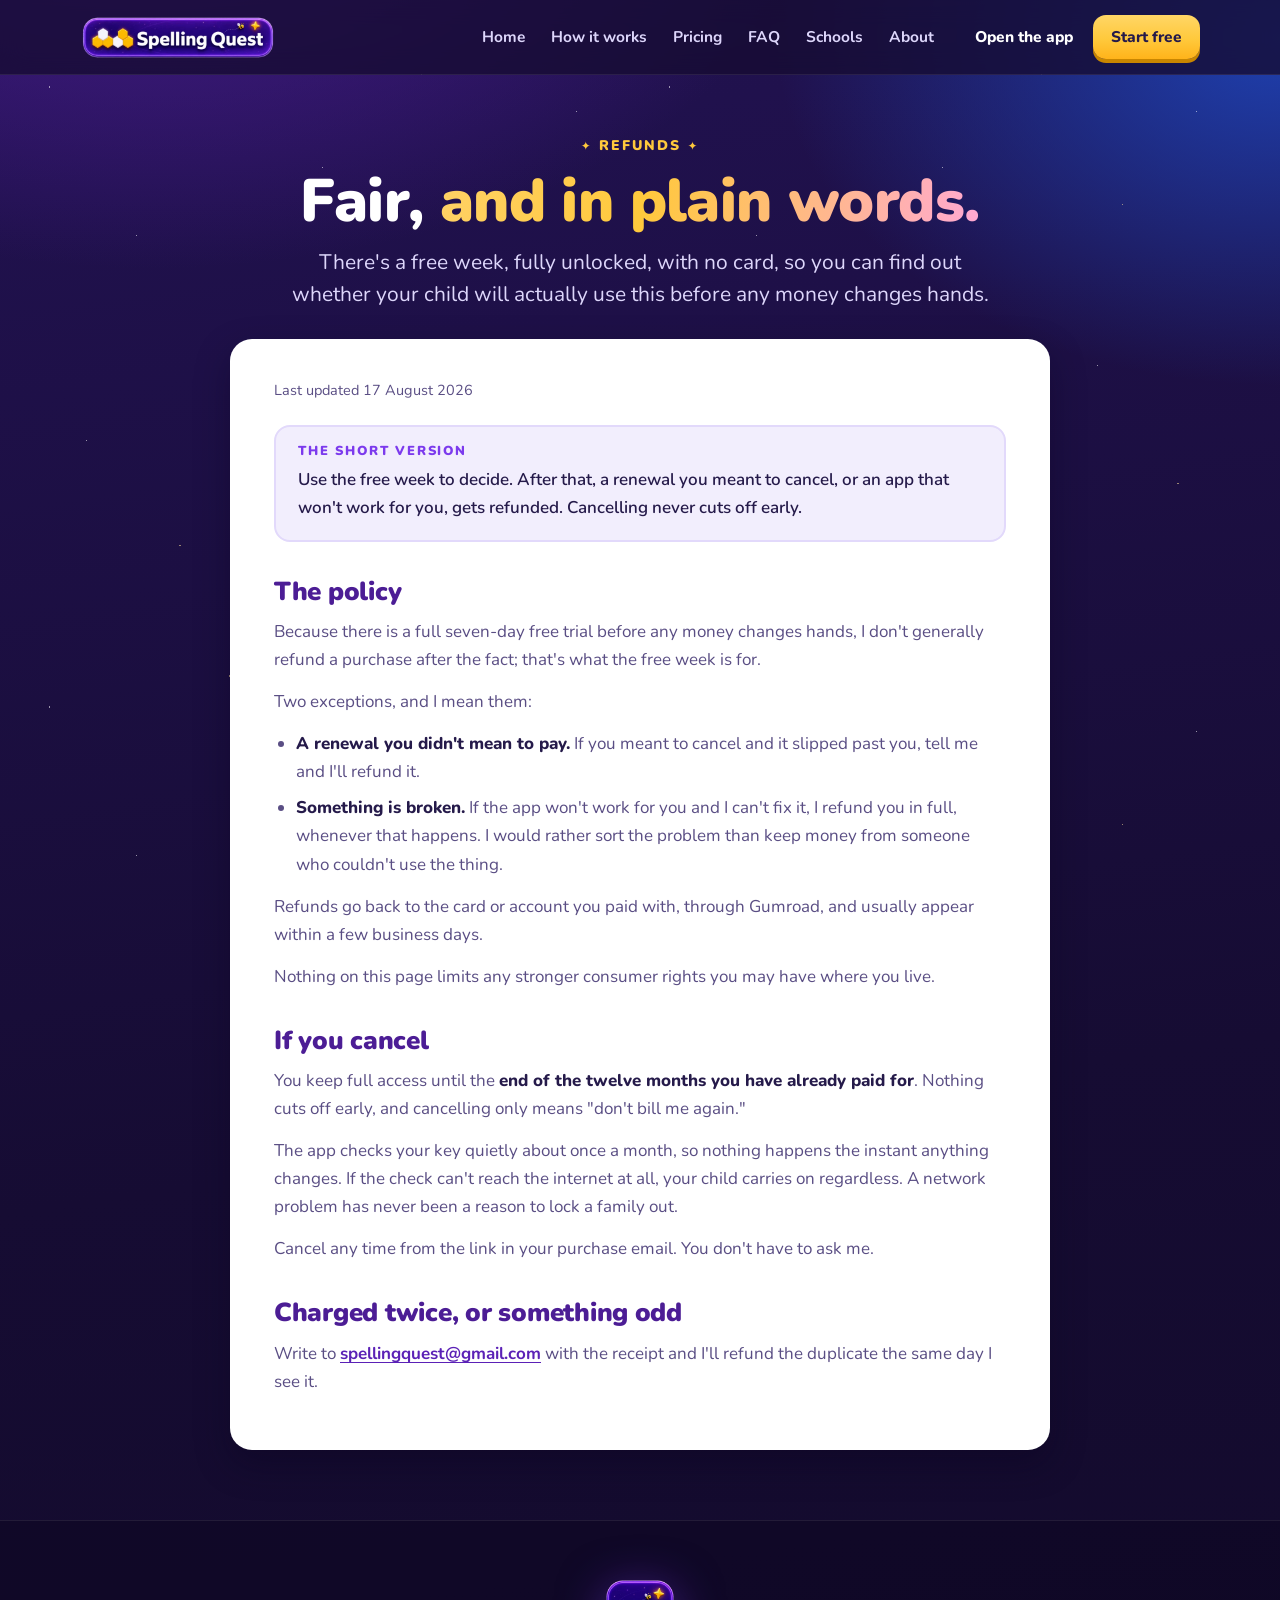
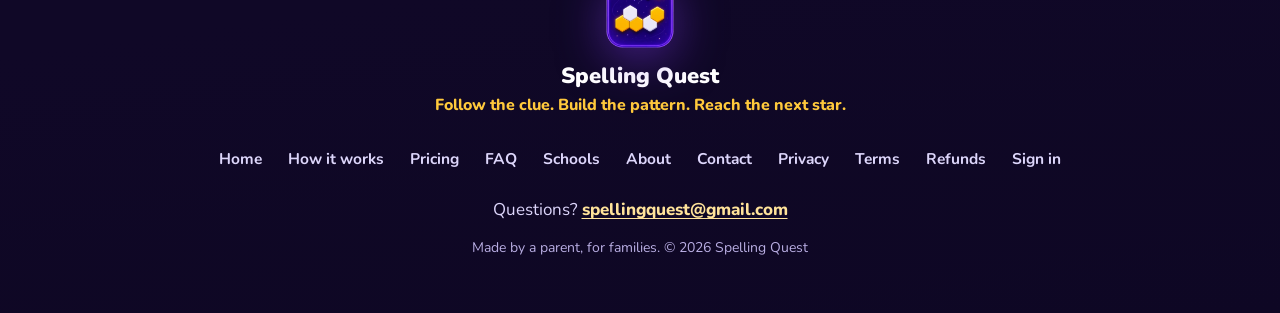
<file: refunds.html>
<!DOCTYPE html>
<html lang="en">
<head>
<meta charset="utf-8">
<meta name="viewport" content="width=device-width, initial-scale=1, viewport-fit=cover">
<title>Refunds: Spelling Quest</title>
<meta name="description" content="Spelling Quest's refund policy: a free week first, refunds for renewals you didn't mean to pay and for anything that won't work.">
<link rel="canonical" href="https://spellingquest.github.io/refunds.html">
<meta name="theme-color" content="#221252">
<link rel="icon" type="image/png" href="icon-192.png">
<link rel="apple-touch-icon" href="apple-touch-icon.png">

<!-- Link preview (the card a texted or shared link shows). og:image MUST be an
     absolute URL; iMessage and some other scrapers fail silently on a relative one. -->
<meta property="og:type" content="website">
<meta property="og:site_name" content="Spelling Quest">
<meta property="og:url" content="https://spellingquest.github.io/refunds.html">
<meta property="og:title" content="Refunds: Spelling Quest">
<meta property="og:description" content="Spelling Quest's refund policy: a free week first, refunds for renewals you didn't mean to pay and for anything that won't work.">
<meta property="og:image" content="https://spellingquest.github.io/og.png">
<meta property="og:image:width" content="1200">
<meta property="og:image:height" content="630">
<meta property="og:image:alt" content="Spelling Quest: their teacher's words, your child's learning path">
<meta name="twitter:card" content="summary_large_image">
<meta name="twitter:title" content="Refunds: Spelling Quest">
<meta name="twitter:description" content="Spelling Quest's refund policy: a free week first, refunds for renewals you didn't mean to pay and for anything that won't work.">
<meta name="twitter:image" content="https://spellingquest.github.io/og.png">

<!-- Nunito for headings (approved 27 Sep 2026). Loaded without blocking the page. -->
<link rel="preconnect" href="https://fonts.googleapis.com">
<link rel="preconnect" href="https://fonts.gstatic.com" crossorigin>
<link rel="stylesheet" href="https://fonts.googleapis.com/css2?family=Nunito:wght@700;800;900&display=swap" media="print" onload="this.media='all'">
<noscript><link rel="stylesheet" href="https://fonts.googleapis.com/css2?family=Nunito:wght@700;800;900&display=swap"></noscript>
<link rel="stylesheet" href="site.css?v=6">
<script type="application/ld+json">{"@context": "https://schema.org", "@type": "Organization", "name": "Spelling Quest", "url": "https://spellingquest.github.io/", "logo": "https://spellingquest.github.io/icon-512.png", "email": "spellingquest@gmail.com"}</script>
</head>
<body>
<a class="skip" href="#main">Skip to the content</a>
<!-- Site header: identical on every page. If you change it, change it everywhere. -->
<header class="site-head">
  <div class="wrap">
    <a class="brand" href="index.html" aria-label="Spelling Quest home">
      <img src="img/sq-logo-horizontal.webp" alt="Spelling Quest" width="640" height="160">
    </a>
    <nav class="nav" aria-label="Main">
      <a href="index.html">Home</a>
      <a href="index.html#how">How it works</a>
      <a href="pricing.html">Pricing</a>
      <a href="faq.html">FAQ</a>
      <a href="schools.html">Schools</a>
      <a href="about.html">About</a>
    </nav>
    <div class="head-cta">
      <a class="signin" href="signin.html" data-signin>Sign in</a>
      <a class="btn" href="app/#start=trial">Start free</a>
      <details class="menu">
        <summary aria-label="Open menu">Menu</summary>
        <div class="panel">
        <a href="index.html">Home</a>
        <a href="index.html#how">How it works</a>
        <a href="pricing.html">Pricing</a>
        <a href="faq.html">FAQ</a>
        <a href="schools.html">Schools</a>
        <a href="about.html">About</a>
        <a href="contact.html">Contact</a>
        <a href="signin.html">Sign in</a>
        </div>
      </details>
    </div>
  </div>
</header>
<main id="main">

<section class="page-hero">
  <div class="wrap">
    <p class="eyebrow">Refunds</p>
    <h1>Fair, <span class="hl">and in plain words.</span></h1>
    <p class="lede">There's a free week, fully unlocked, with no card, so you can find out whether your child will actually use this before any money changes hands.</p>
  </div>
</section>

<div class="wrap">
  <article class="card doc">
    <p class="updated">Last updated 17 August 2026</p>
    <div class="summary-box">
      <span class="label-sm">The short version</span>
      <p>Use the free week to decide. After that, a renewal you meant to cancel, or an app that won't work
        for you, gets refunded. Cancelling never cuts off early.</p>
    </div>

    <h2>The policy</h2>
    <p>Because there is a full seven-day free trial before any money changes
      hands, I don't generally refund a purchase after the fact; that's what the free week is for.</p>
    <p>Two exceptions, and I mean them:</p>
    <ul>
      <li><b>A renewal you didn't mean to pay.</b> If you meant to cancel and it slipped past you, tell me
        and I'll refund it.</li>
      <li><b>Something is broken.</b> If the app won't work for you and I can't fix it, I refund you in
        full, whenever that happens. I would rather sort the problem than keep money from someone who
        couldn't use the thing.</li>
    </ul>
    <p>Refunds go back to the card or account you paid with, through Gumroad, and usually appear within
      a few business days.</p>
    <p>Nothing on this page limits any stronger consumer rights you may have where you live.</p>

    <h2>If you cancel</h2>
    <p>You keep full access until the <b>end of the twelve months you have already paid for</b>. Nothing
      cuts off early, and cancelling only means "don't bill me again."</p>
    <p>The app checks your key quietly about once a month, so nothing happens the instant anything
      changes. If the check can't reach the internet at all, your child carries on regardless. A
      network problem has never been a reason to lock a family out.</p>
    <p>Cancel any time from the link in your purchase email. You don't have to ask me.</p>

    <h2>Charged twice, or something odd</h2>
    <p>Write to <a href="mailto:spellingquest@gmail.com">spellingquest@gmail.com</a> with the receipt and
      I'll refund the duplicate the same day I see it.</p>
  </article>
</div>
</main>

<!-- Site footer: identical on every page. -->
<footer class="site-foot">
  <div class="wrap">
    <img class="mark" src="img/sq-icon.webp" alt="" width="256" height="256" loading="lazy">
    <div class="name">Spelling Quest</div>
    <div class="tag">Follow the clue. Build the pattern. Reach the next star.</div>
    <nav class="foot-links" aria-label="Footer">
    <a href="index.html">Home</a>
    <a href="index.html#how">How it works</a>
    <a href="pricing.html">Pricing</a>
    <a href="faq.html">FAQ</a>
    <a href="schools.html">Schools</a>
    <a href="about.html">About</a>
    <a href="contact.html">Contact</a>
    <a href="privacy.html">Privacy</a>
    <a href="terms.html">Terms</a>
    <a href="refunds.html">Refunds</a>
    <a href="signin.html">Sign in</a>
    </nav>
    <p class="mail">Questions? <a href="mailto:spellingquest@gmail.com">spellingquest@gmail.com</a></p>
    <p class="small">Made by a parent, for families. &copy; 2026 Spelling Quest</p>
  </div>
</footer>
<script>
(function () {
  /* This device already has Spelling Quest set up: offer the app, not a sign-in. */
  try {
    if (localStorage.getItem('spellingQuest.v1')) {
      document.querySelectorAll('[data-signin]').forEach(function (a) {
        a.textContent = 'Open the app'; a.setAttribute('href', 'app/');
      });
    }
  } catch (e) {}
})();
</script>
</body>
</html>
</file>
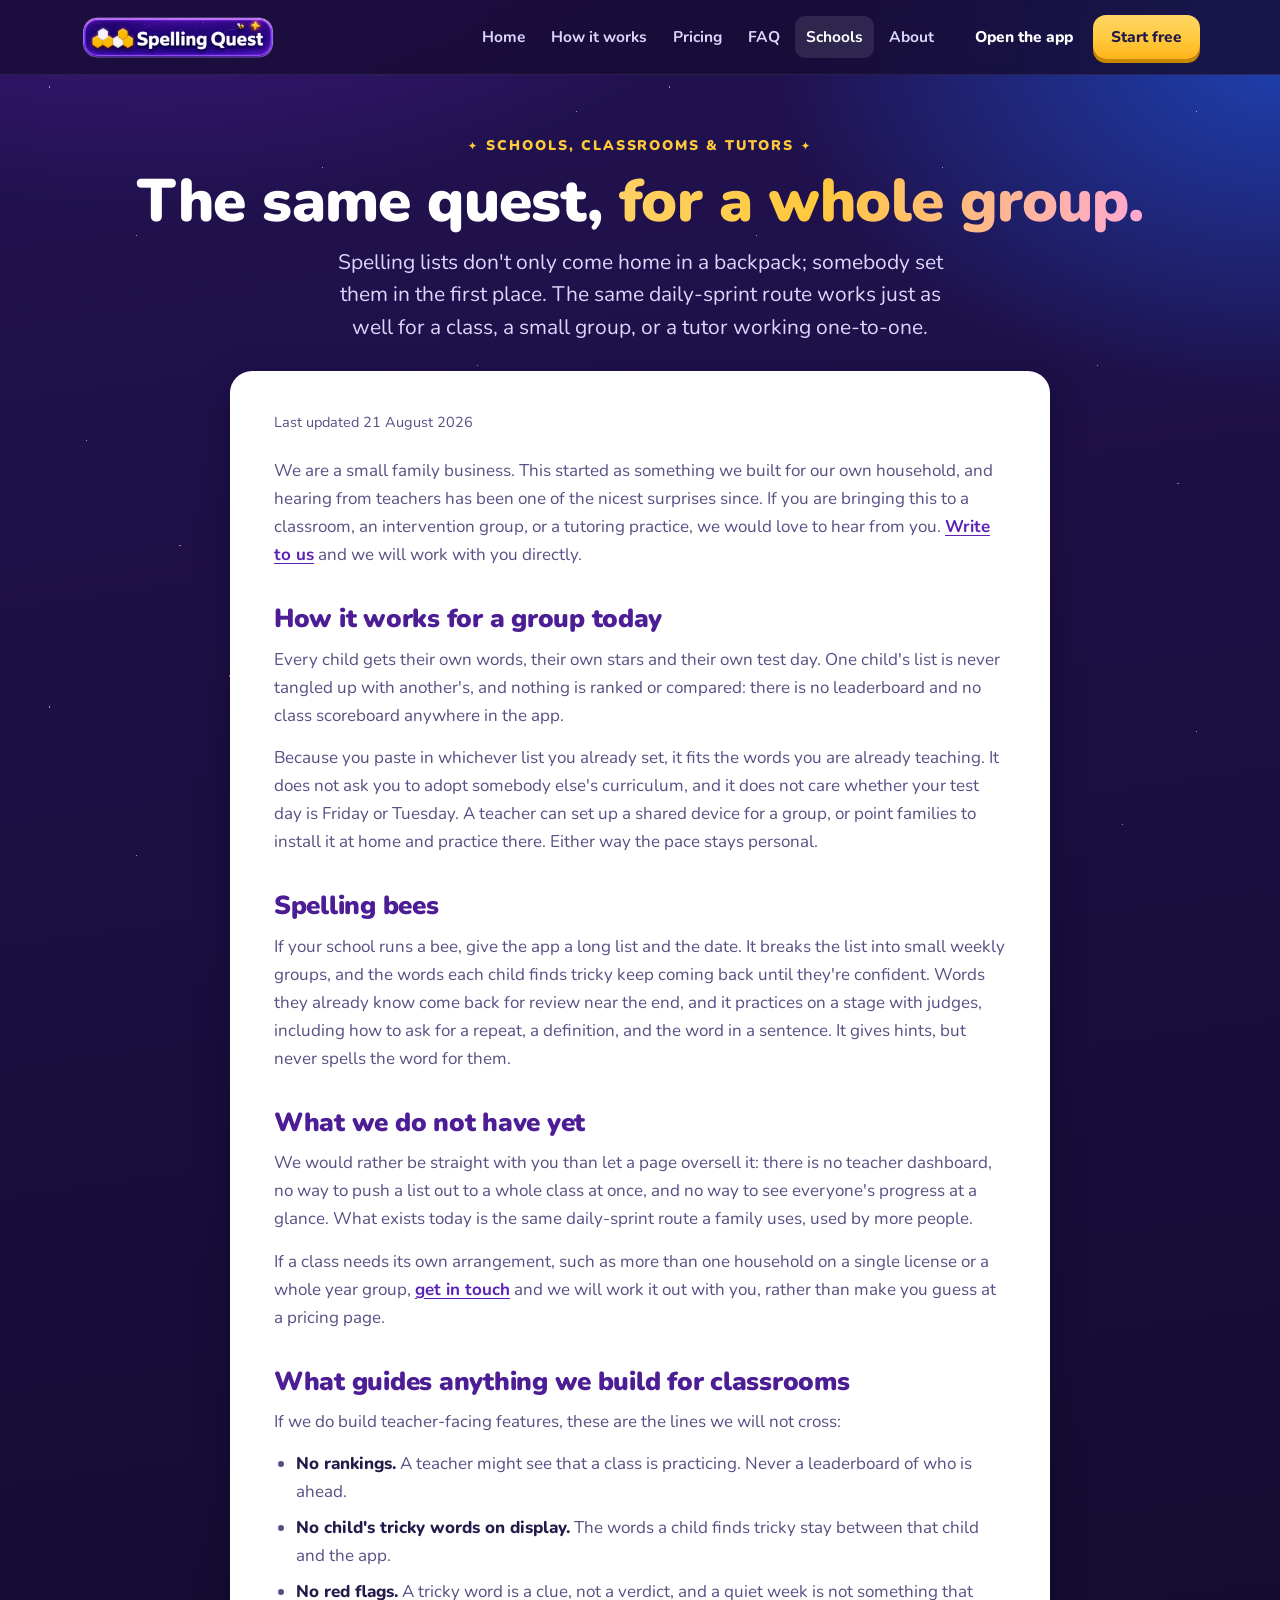
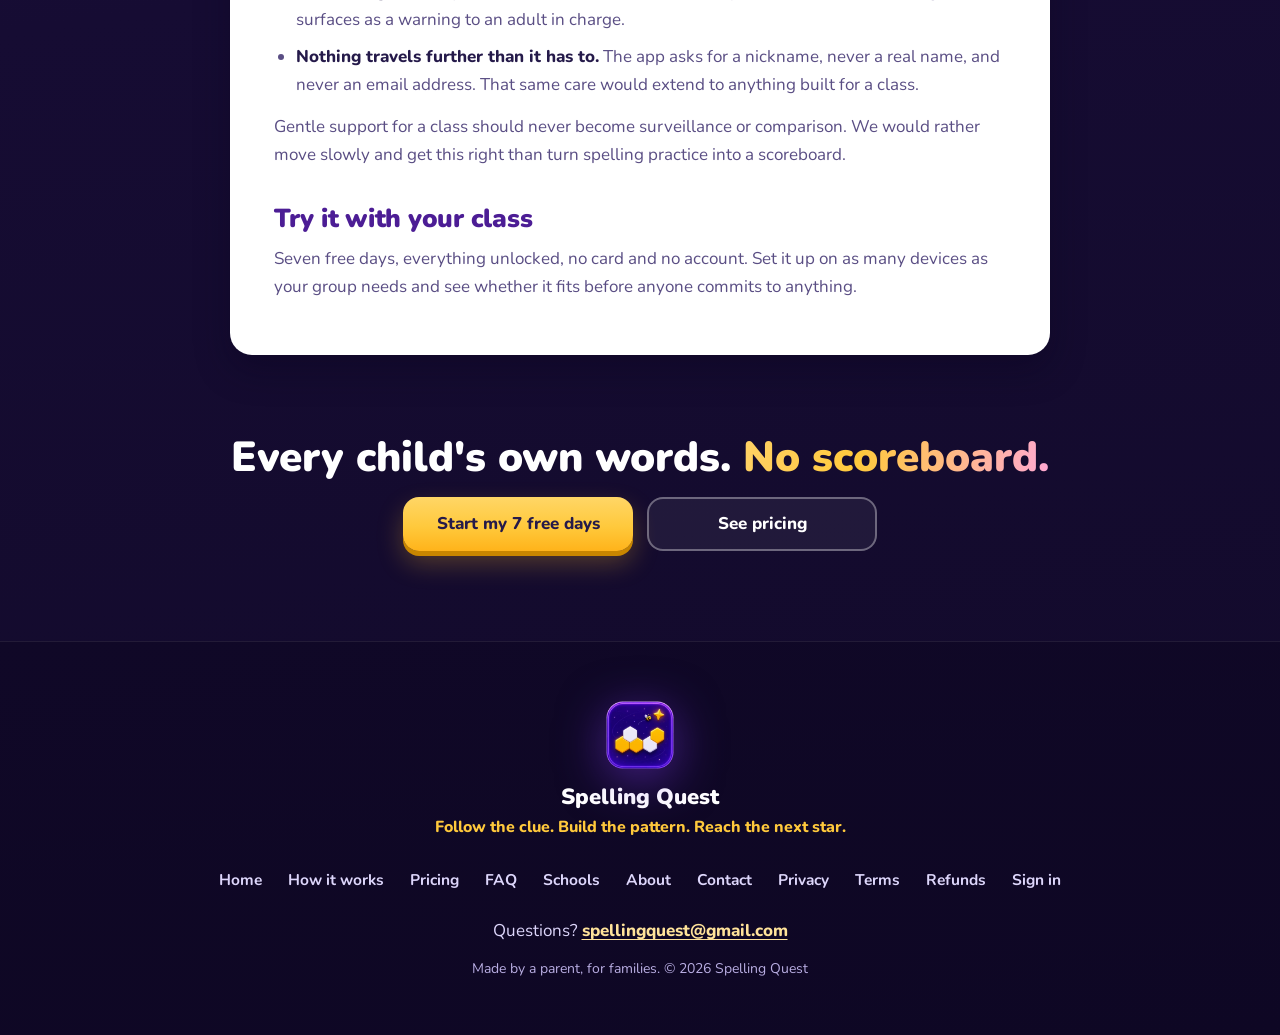
<file: schools.html>
<!DOCTYPE html>
<html lang="en">
<head>
<meta charset="utf-8">
<meta name="viewport" content="width=device-width, initial-scale=1, viewport-fit=cover">
<title>Schools, classrooms and tutors: Spelling Quest</title>
<meta name="description" content="Spelling Quest for classrooms, intervention groups and tutors: every child gets their own words and test day, and nothing is ranked or compared.">
<link rel="canonical" href="https://spellingquest.github.io/schools.html">
<meta name="theme-color" content="#221252">
<link rel="icon" type="image/png" href="icon-192.png">
<link rel="apple-touch-icon" href="apple-touch-icon.png">

<!-- Link preview (the card a texted or shared link shows). og:image MUST be an
     absolute URL; iMessage and some other scrapers fail silently on a relative one. -->
<meta property="og:type" content="website">
<meta property="og:site_name" content="Spelling Quest">
<meta property="og:url" content="https://spellingquest.github.io/schools.html">
<meta property="og:title" content="Schools, classrooms and tutors: Spelling Quest">
<meta property="og:description" content="Spelling Quest for classrooms, intervention groups and tutors: every child gets their own words and test day, and nothing is ranked or compared.">
<meta property="og:image" content="https://spellingquest.github.io/og.png">
<meta property="og:image:width" content="1200">
<meta property="og:image:height" content="630">
<meta property="og:image:alt" content="Spelling Quest: their teacher's words, your child's learning path">
<meta name="twitter:card" content="summary_large_image">
<meta name="twitter:title" content="Schools, classrooms and tutors: Spelling Quest">
<meta name="twitter:description" content="Spelling Quest for classrooms, intervention groups and tutors: every child gets their own words and test day, and nothing is ranked or compared.">
<meta name="twitter:image" content="https://spellingquest.github.io/og.png">

<!-- Nunito for headings (approved 27 Sep 2026). Loaded without blocking the page. -->
<link rel="preconnect" href="https://fonts.googleapis.com">
<link rel="preconnect" href="https://fonts.gstatic.com" crossorigin>
<link rel="stylesheet" href="https://fonts.googleapis.com/css2?family=Nunito:wght@700;800;900&display=swap" media="print" onload="this.media='all'">
<noscript><link rel="stylesheet" href="https://fonts.googleapis.com/css2?family=Nunito:wght@700;800;900&display=swap"></noscript>
<link rel="stylesheet" href="site.css?v=6">
<script type="application/ld+json">{"@context": "https://schema.org", "@type": "Organization", "name": "Spelling Quest", "url": "https://spellingquest.github.io/", "logo": "https://spellingquest.github.io/icon-512.png", "email": "spellingquest@gmail.com"}</script>
</head>
<body>
<a class="skip" href="#main">Skip to the content</a>
<!-- Site header: identical on every page. If you change it, change it everywhere. -->
<header class="site-head">
  <div class="wrap">
    <a class="brand" href="index.html" aria-label="Spelling Quest home">
      <img src="img/sq-logo-horizontal.webp" alt="Spelling Quest" width="640" height="160">
    </a>
    <nav class="nav" aria-label="Main">
      <a href="index.html">Home</a>
      <a href="index.html#how">How it works</a>
      <a href="pricing.html">Pricing</a>
      <a href="faq.html">FAQ</a>
      <a href="schools.html" aria-current="page">Schools</a>
      <a href="about.html">About</a>
    </nav>
    <div class="head-cta">
      <a class="signin" href="signin.html" data-signin>Sign in</a>
      <a class="btn" href="app/#start=trial">Start free</a>
      <details class="menu">
        <summary aria-label="Open menu">Menu</summary>
        <div class="panel">
        <a href="index.html">Home</a>
        <a href="index.html#how">How it works</a>
        <a href="pricing.html">Pricing</a>
        <a href="faq.html">FAQ</a>
        <a href="schools.html" aria-current="page">Schools</a>
        <a href="about.html">About</a>
        <a href="contact.html">Contact</a>
        <a href="signin.html">Sign in</a>
        </div>
      </details>
    </div>
  </div>
</header>
<main id="main">

<section class="page-hero">
  <div class="wrap">
    <p class="eyebrow">Schools, classrooms &amp; tutors</p>
    <h1>The same quest, <span class="hl">for a whole group.</span></h1>
    <p class="lede">Spelling lists don't only come home in a backpack; somebody set them in the first place. The same daily-sprint route works just as well for a class, a small group, or a tutor working one-to-one.</p>
  </div>
</section>

<div class="wrap">
  <article class="card doc">
    <p class="updated">Last updated 21 August 2026</p>
    <p>We are a small family business. This started as something we built for our own household, and
      hearing from teachers has been one of the nicest surprises since. If you are bringing this to a
      classroom, an intervention group, or a tutoring practice, we would love to hear from you.
      <a href="mailto:spellingquest@gmail.com">Write to us</a> and we will work with you directly.</p>

    <h2>How it works for a group today</h2>
    <p>Every child gets their own words, their own stars and their own test day. One child's list is
      never tangled up with another's, and nothing is ranked or compared: there is no leaderboard
      and no class scoreboard anywhere in the app.</p>
    <p>Because you paste in whichever list you already set, it fits the words you are already teaching.
      It does not ask you to adopt somebody else's curriculum, and it does not care whether your test
      day is Friday or Tuesday. A teacher can set up a shared device for a group, or point families to
      install it at home and practice there. Either way the pace stays personal.</p>

    <h2>Spelling bees</h2>
    <p>If your school runs a bee, give the app a long list and the date. It breaks the list into small
      weekly groups, and the words each child finds tricky keep coming back until they're confident. Words
      they already know come back for review near the end, and it practices on a stage with judges, including
      how to ask for a repeat, a definition, and the word in a sentence. It gives hints, but never spells the
      word for them.</p>

    <h2>What we do not have yet</h2>
    <p>We would rather be straight with you than let a page oversell it: there is no teacher
      dashboard, no way to push a list out to a whole class at once, and no way to see everyone's
      progress at a glance. What exists today is the same daily-sprint route a family uses, used by more
      people.</p>
    <p>If a class needs its own arrangement, such as more than one household on a single license or a whole
      year group, <a href="mailto:spellingquest@gmail.com">get in touch</a> and we will work it out with you, rather than make
      you guess at a pricing page.</p>

    <h2>What guides anything we build for classrooms</h2>
    <p>If we do build teacher-facing features, these are the lines we will not cross:</p>
    <ul>
      <li><b>No rankings.</b> A teacher might see that a class is practicing. Never a leaderboard of who
        is ahead.</li>
      <li><b>No child's tricky words on display.</b> The words a child finds tricky stay between
        that child and the app.</li>
      <li><b>No red flags.</b> A tricky word is a clue, not a verdict, and a quiet week is not
        something that surfaces as a warning to an adult in charge.</li>
      <li><b>Nothing travels further than it has to.</b> The app asks for a nickname, never a real name,
        and never an email address. That same care would extend to anything built for a class.</li>
    </ul>
    <p>Gentle support for a class should never become surveillance or comparison. We would rather move
      slowly and get this right than turn spelling practice into a scoreboard.</p>

    <h2>Try it with your class</h2>
    <p>Seven free days, everything unlocked, no card and no account. Set it up on as many devices as
      your group needs and see whether it fits before anyone commits to anything.</p>
  </article>
</div>

<section class="closing" style="padding-top:10px">
  <div class="wrap">
    <p class="statement" style="font-size:clamp(28px,4vw,42px)">Every child's own words. <span class="hl">No scoreboard.</span></p>
    <div class="btn-row" style="justify-content:center">
      <a class="btn" href="app/#start=trial">Start my 7 free days</a>
      <a class="btn-ghost" href="pricing.html">See pricing</a>
    </div>
  </div>
</section>
</main>

<!-- Site footer: identical on every page. -->
<footer class="site-foot">
  <div class="wrap">
    <img class="mark" src="img/sq-icon.webp" alt="" width="256" height="256" loading="lazy">
    <div class="name">Spelling Quest</div>
    <div class="tag">Follow the clue. Build the pattern. Reach the next star.</div>
    <nav class="foot-links" aria-label="Footer">
    <a href="index.html">Home</a>
    <a href="index.html#how">How it works</a>
    <a href="pricing.html">Pricing</a>
    <a href="faq.html">FAQ</a>
    <a href="schools.html">Schools</a>
    <a href="about.html">About</a>
    <a href="contact.html">Contact</a>
    <a href="privacy.html">Privacy</a>
    <a href="terms.html">Terms</a>
    <a href="refunds.html">Refunds</a>
    <a href="signin.html">Sign in</a>
    </nav>
    <p class="mail">Questions? <a href="mailto:spellingquest@gmail.com">spellingquest@gmail.com</a></p>
    <p class="small">Made by a parent, for families. &copy; 2026 Spelling Quest</p>
  </div>
</footer>
<script>
(function () {
  /* This device already has Spelling Quest set up: offer the app, not a sign-in. */
  try {
    if (localStorage.getItem('spellingQuest.v1')) {
      document.querySelectorAll('[data-signin]').forEach(function (a) {
        a.textContent = 'Open the app'; a.setAttribute('href', 'app/');
      });
    }
  } catch (e) {}
})();
</script>
</body>
</html>
</file>
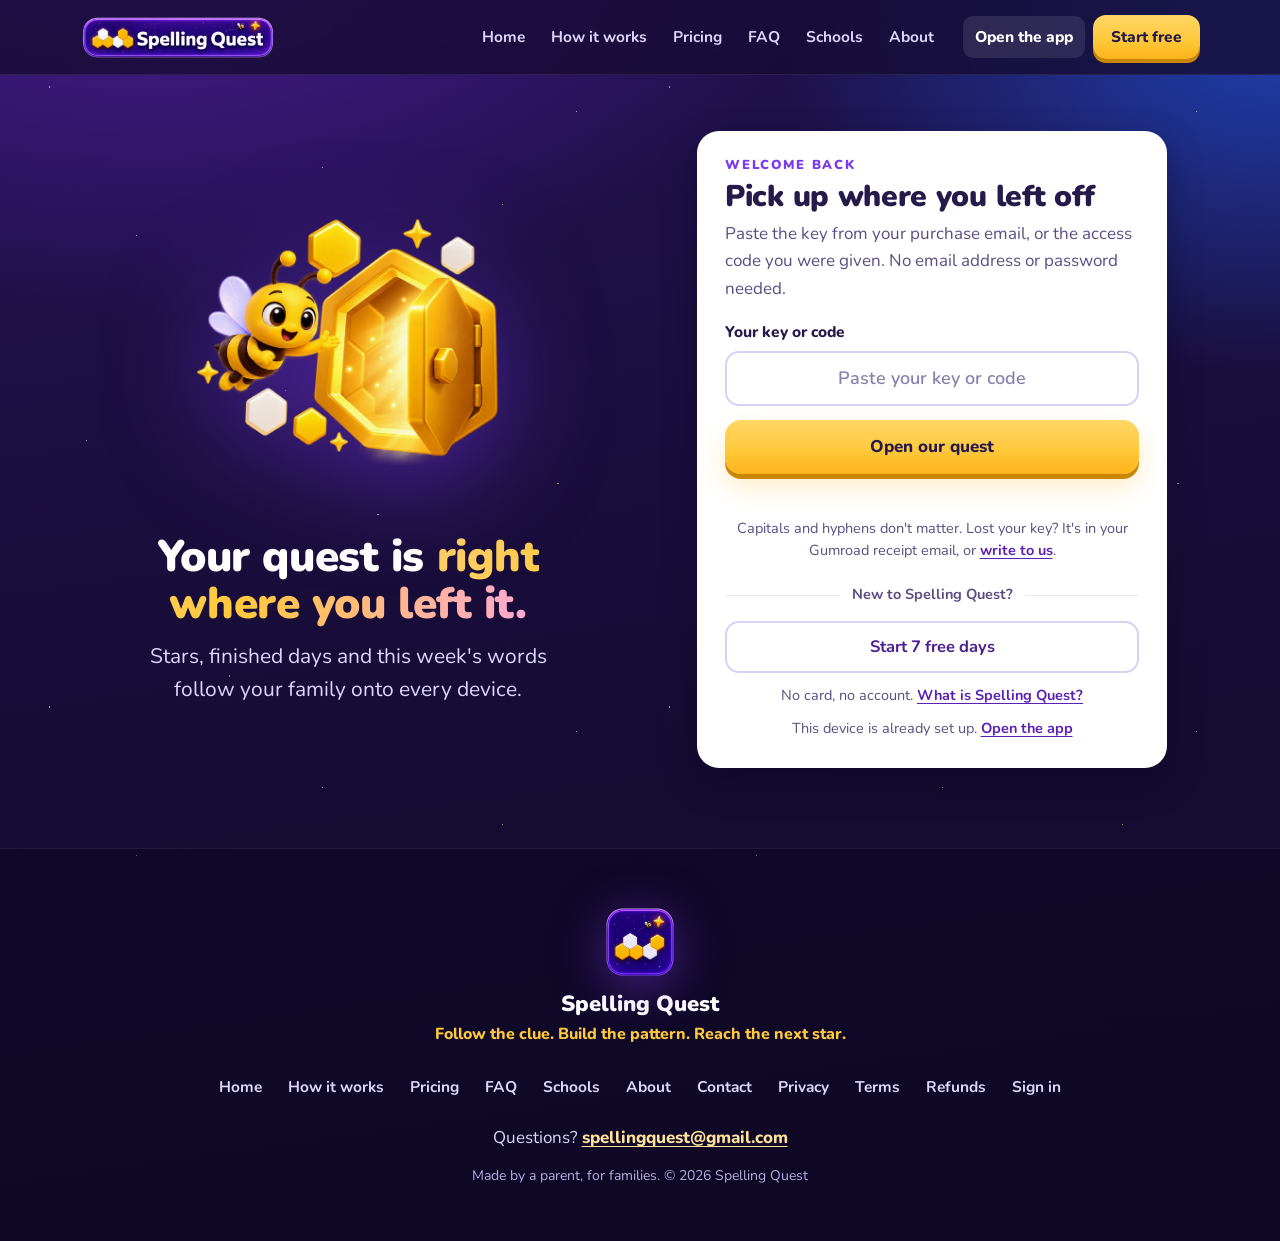
<file: signin.html>
<!DOCTYPE html>
<html lang="en">
<head>
<meta charset="utf-8">
<meta name="viewport" content="width=device-width, initial-scale=1, viewport-fit=cover">
<title>Sign in: Spelling Quest</title>
<meta name="description" content="Open your family's Spelling Quest on any device with the key from your purchase email.">
<meta name="robots" content="noindex">
<link rel="canonical" href="https://spellingquest.github.io/signin.html">
<meta name="theme-color" content="#221252">
<link rel="icon" type="image/png" href="icon-192.png">
<link rel="apple-touch-icon" href="apple-touch-icon.png">

<!-- Link preview (the card a texted or shared link shows). og:image MUST be an
     absolute URL; iMessage and some other scrapers fail silently on a relative one. -->
<meta property="og:type" content="website">
<meta property="og:site_name" content="Spelling Quest">
<meta property="og:url" content="https://spellingquest.github.io/signin.html">
<meta property="og:title" content="Sign in: Spelling Quest">
<meta property="og:description" content="Open your family's Spelling Quest on any device with the key from your purchase email.">
<meta property="og:image" content="https://spellingquest.github.io/og.png">
<meta property="og:image:width" content="1200">
<meta property="og:image:height" content="630">
<meta property="og:image:alt" content="Spelling Quest: their teacher's words, your child's learning path">
<meta name="twitter:card" content="summary_large_image">
<meta name="twitter:title" content="Sign in: Spelling Quest">
<meta name="twitter:description" content="Open your family's Spelling Quest on any device with the key from your purchase email.">
<meta name="twitter:image" content="https://spellingquest.github.io/og.png">

<!-- Nunito for headings (approved 27 Sep 2026). Loaded without blocking the page. -->
<link rel="preconnect" href="https://fonts.googleapis.com">
<link rel="preconnect" href="https://fonts.gstatic.com" crossorigin>
<link rel="stylesheet" href="https://fonts.googleapis.com/css2?family=Nunito:wght@700;800;900&display=swap" media="print" onload="this.media='all'">
<noscript><link rel="stylesheet" href="https://fonts.googleapis.com/css2?family=Nunito:wght@700;800;900&display=swap"></noscript>
<link rel="stylesheet" href="site.css?v=6">
<script type="application/ld+json">{"@context": "https://schema.org", "@type": "Organization", "name": "Spelling Quest", "url": "https://spellingquest.github.io/", "logo": "https://spellingquest.github.io/icon-512.png", "email": "spellingquest@gmail.com"}</script>
</head>
<body>
<a class="skip" href="#main">Skip to the content</a>
<!-- Site header: identical on every page. If you change it, change it everywhere. -->
<header class="site-head">
  <div class="wrap">
    <a class="brand" href="index.html" aria-label="Spelling Quest home">
      <img src="img/sq-logo-horizontal.webp" alt="Spelling Quest" width="640" height="160">
    </a>
    <nav class="nav" aria-label="Main">
      <a href="index.html">Home</a>
      <a href="index.html#how">How it works</a>
      <a href="pricing.html">Pricing</a>
      <a href="faq.html">FAQ</a>
      <a href="schools.html">Schools</a>
      <a href="about.html">About</a>
    </nav>
    <div class="head-cta">
      <a class="signin" href="signin.html" data-signin aria-current="page">Sign in</a>
      <a class="btn" href="app/#start=trial">Start free</a>
      <details class="menu">
        <summary aria-label="Open menu">Menu</summary>
        <div class="panel">
        <a href="index.html">Home</a>
        <a href="index.html#how">How it works</a>
        <a href="pricing.html">Pricing</a>
        <a href="faq.html">FAQ</a>
        <a href="schools.html">Schools</a>
        <a href="about.html">About</a>
        <a href="contact.html">Contact</a>
        <a href="signin.html" aria-current="page">Sign in</a>
        </div>
      </details>
    </div>
  </div>
</header>
<main id="main">

<div class="wrap">
  <div class="signin-grid">
    <div class="signin-art">
      <!-- S1: Scout at the honeycomb door (approved 28 Sep 2026). -->
      <img src="img/scout-door.webp" alt="Scout the Bee opening a glowing honeycomb door" width="720" height="720">
      <h1 style="font-size:clamp(30px,4vw,44px)">Your quest is <span class="hl">right where you left it.</span></h1>
      <p class="lede" style="max-width:440px;margin-left:auto;margin-right:auto">Stars, finished days and this week's
        words follow your family onto every device.</p>
    </div>

    <div class="card signin-card">
      <span class="label-sm" style="color:var(--brand)">Welcome back</span>
      <h2 style="font-size:30px;margin-bottom:6px">Pick up where you left off</h2>
      <p>Paste the key from your purchase email, or the access code you were given. No email address or
        password needed.</p>
      <form id="signin" autocomplete="off" novalidate>
        <label class="field" for="key">Your key or code</label>
        <input class="input" id="key" name="key" type="text" inputmode="text" autocapitalize="characters"
          spellcheck="false" placeholder="Paste your key or code" required>
        <button class="btn" type="submit">Open our quest</button>
        <p class="msg" id="msg" role="status" aria-live="polite"></p>
      </form>
      <p class="fine center">Capitals and hyphens don't matter. Lost your key? It's in your Gumroad receipt email,
        or <a href="contact.html">write to us</a>.</p>

      <div class="or">New to Spelling Quest?</div>
      <a class="btn-outline-ink" href="app/#start=trial">Start 7 free days</a>
      <p class="fine center">No card, no account. <a href="index.html">What is Spelling Quest?</a></p>
      <p class="fine center" id="already" hidden>This device is already set up. <a href="app/">Open the app</a></p>
    </div>
  </div>
</div>
<script>
(function () {
  var f = document.getElementById('signin'), k = document.getElementById('key'), m = document.getElementById('msg');
  try { if (localStorage.getItem('spellingQuest.v1')) document.getElementById('already').hidden = false; } catch (e) {}
  f.addEventListener('submit', function (e) {
    e.preventDefault();
    var v = (k.value || '').trim();
    if (!v) { m.textContent = 'Paste your key or code first.'; k.focus(); return; }
    m.textContent = 'Opening your quest…';
    /* The key goes to the app in the #hash, which browsers never send to a server.
       The app checks it exactly as its own key box does. */
    location.href = 'app/#key=' + encodeURIComponent(v);
  });
})();
</script>
</main>

<!-- Site footer: identical on every page. -->
<footer class="site-foot">
  <div class="wrap">
    <img class="mark" src="img/sq-icon.webp" alt="" width="256" height="256" loading="lazy">
    <div class="name">Spelling Quest</div>
    <div class="tag">Follow the clue. Build the pattern. Reach the next star.</div>
    <nav class="foot-links" aria-label="Footer">
    <a href="index.html">Home</a>
    <a href="index.html#how">How it works</a>
    <a href="pricing.html">Pricing</a>
    <a href="faq.html">FAQ</a>
    <a href="schools.html">Schools</a>
    <a href="about.html">About</a>
    <a href="contact.html">Contact</a>
    <a href="privacy.html">Privacy</a>
    <a href="terms.html">Terms</a>
    <a href="refunds.html">Refunds</a>
    <a href="signin.html">Sign in</a>
    </nav>
    <p class="mail">Questions? <a href="mailto:spellingquest@gmail.com">spellingquest@gmail.com</a></p>
    <p class="small">Made by a parent, for families. &copy; 2026 Spelling Quest</p>
  </div>
</footer>
<script>
(function () {
  /* This device already has Spelling Quest set up: offer the app, not a sign-in. */
  try {
    if (localStorage.getItem('spellingQuest.v1')) {
      document.querySelectorAll('[data-signin]').forEach(function (a) {
        a.textContent = 'Open the app'; a.setAttribute('href', 'app/');
      });
    }
  } catch (e) {}
})();
</script>
</body>
</html>
</file>
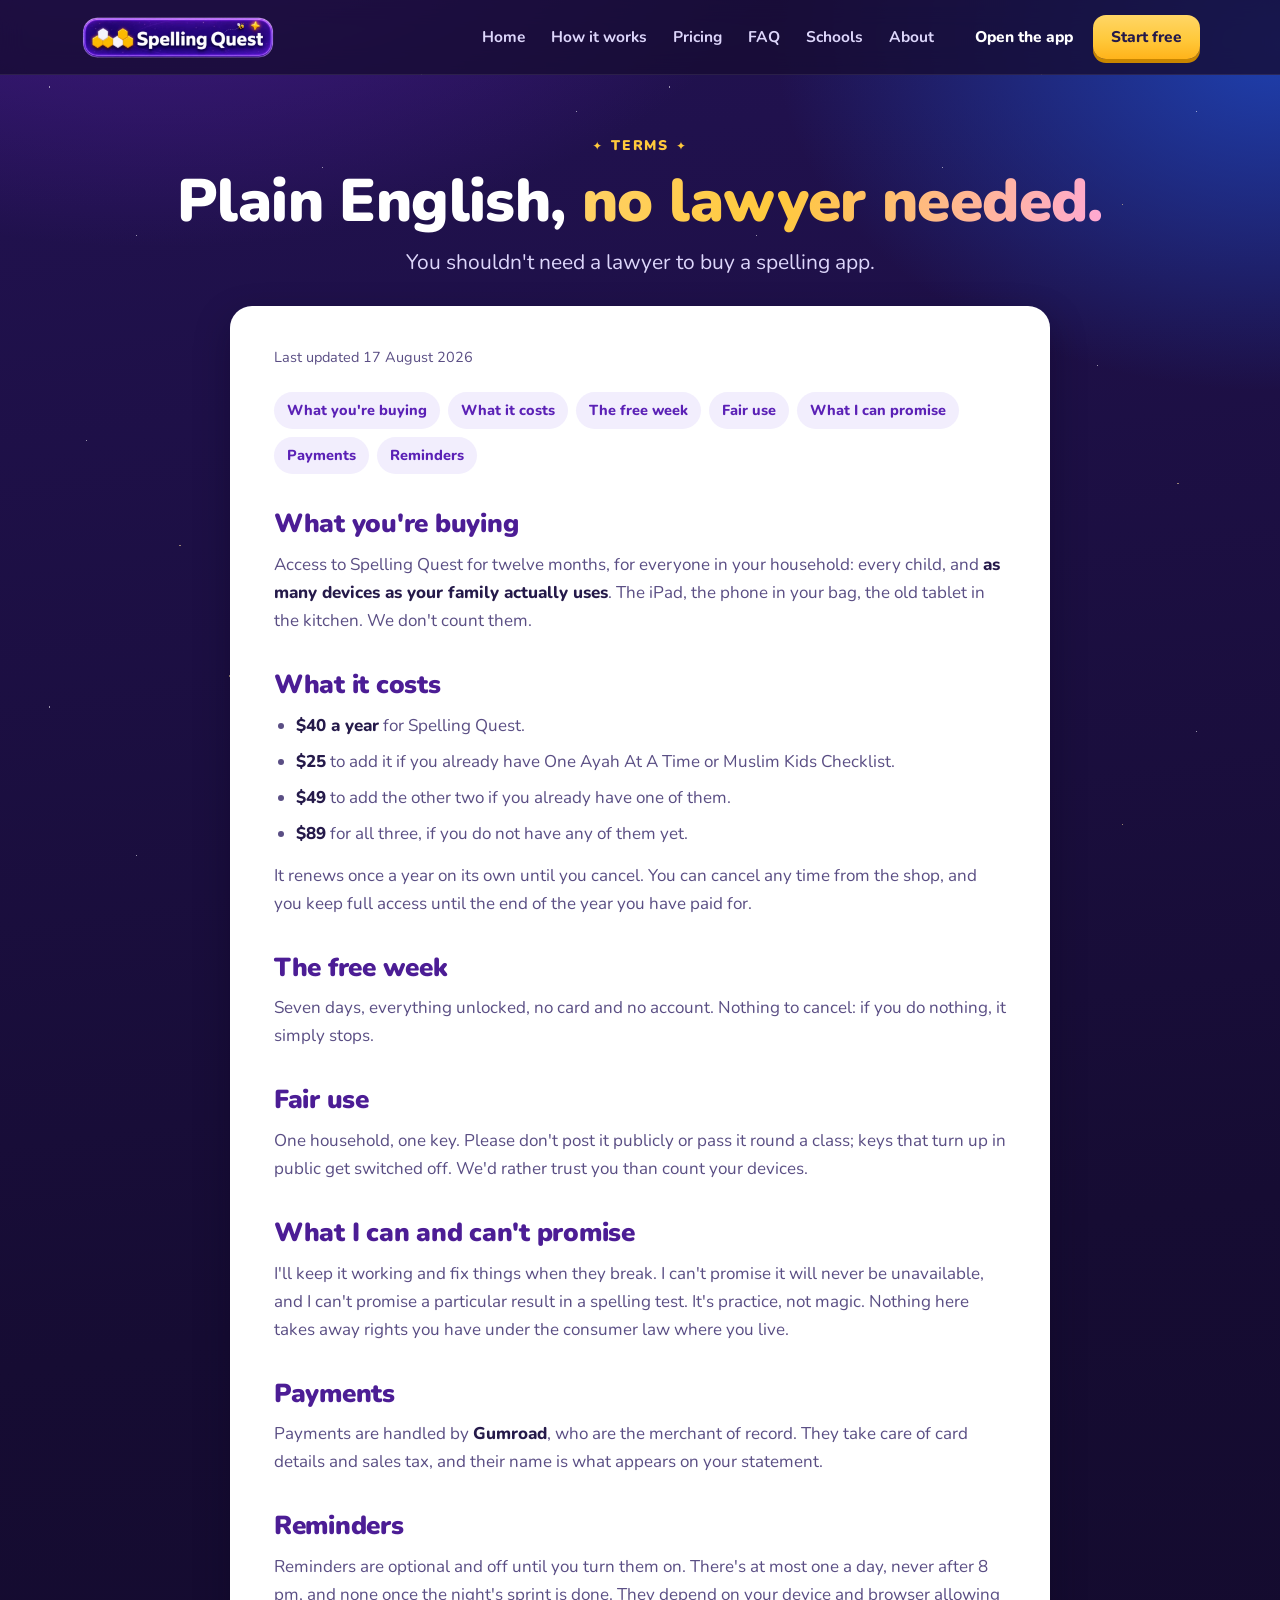
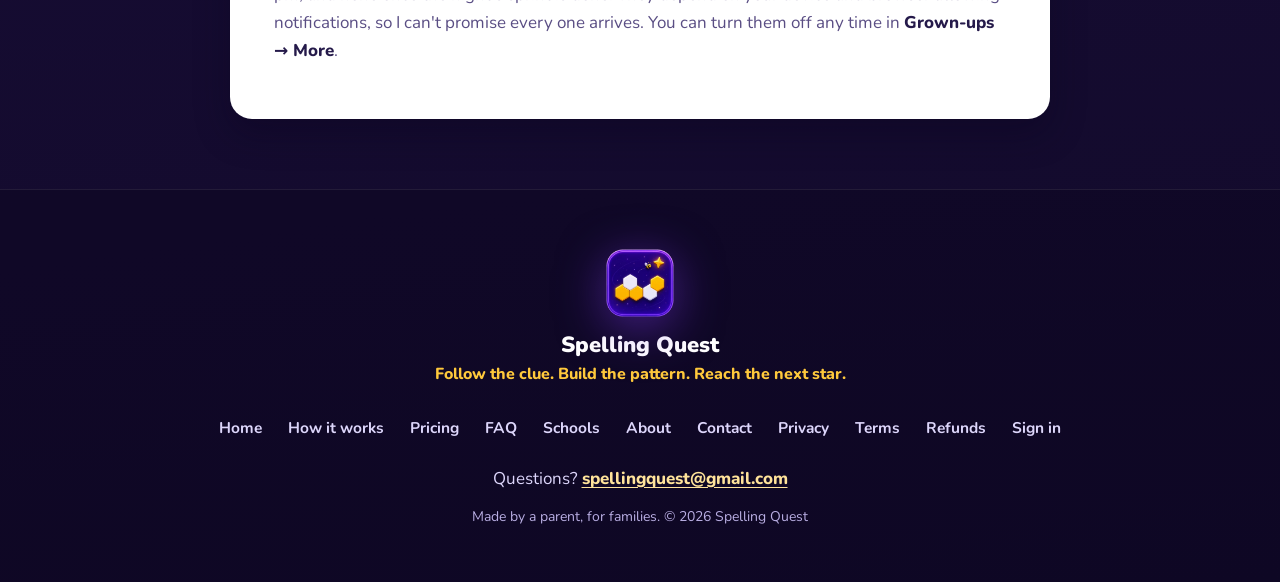
<file: terms.html>
<!DOCTYPE html>
<html lang="en">
<head>
<meta charset="utf-8">
<meta name="viewport" content="width=device-width, initial-scale=1, viewport-fit=cover">
<title>Terms: Spelling Quest</title>
<meta name="description" content="Plain-English terms for Spelling Quest: what you're buying, what it costs, the free week and fair use.">
<link rel="canonical" href="https://spellingquest.github.io/terms.html">
<meta name="theme-color" content="#221252">
<link rel="icon" type="image/png" href="icon-192.png">
<link rel="apple-touch-icon" href="apple-touch-icon.png">

<!-- Link preview (the card a texted or shared link shows). og:image MUST be an
     absolute URL; iMessage and some other scrapers fail silently on a relative one. -->
<meta property="og:type" content="website">
<meta property="og:site_name" content="Spelling Quest">
<meta property="og:url" content="https://spellingquest.github.io/terms.html">
<meta property="og:title" content="Terms: Spelling Quest">
<meta property="og:description" content="Plain-English terms for Spelling Quest: what you're buying, what it costs, the free week and fair use.">
<meta property="og:image" content="https://spellingquest.github.io/og.png">
<meta property="og:image:width" content="1200">
<meta property="og:image:height" content="630">
<meta property="og:image:alt" content="Spelling Quest: their teacher's words, your child's learning path">
<meta name="twitter:card" content="summary_large_image">
<meta name="twitter:title" content="Terms: Spelling Quest">
<meta name="twitter:description" content="Plain-English terms for Spelling Quest: what you're buying, what it costs, the free week and fair use.">
<meta name="twitter:image" content="https://spellingquest.github.io/og.png">

<!-- Nunito for headings (approved 27 Sep 2026). Loaded without blocking the page. -->
<link rel="preconnect" href="https://fonts.googleapis.com">
<link rel="preconnect" href="https://fonts.gstatic.com" crossorigin>
<link rel="stylesheet" href="https://fonts.googleapis.com/css2?family=Nunito:wght@700;800;900&display=swap" media="print" onload="this.media='all'">
<noscript><link rel="stylesheet" href="https://fonts.googleapis.com/css2?family=Nunito:wght@700;800;900&display=swap"></noscript>
<link rel="stylesheet" href="site.css?v=6">
<script type="application/ld+json">{"@context": "https://schema.org", "@type": "Organization", "name": "Spelling Quest", "url": "https://spellingquest.github.io/", "logo": "https://spellingquest.github.io/icon-512.png", "email": "spellingquest@gmail.com"}</script>
</head>
<body>
<a class="skip" href="#main">Skip to the content</a>
<!-- Site header: identical on every page. If you change it, change it everywhere. -->
<header class="site-head">
  <div class="wrap">
    <a class="brand" href="index.html" aria-label="Spelling Quest home">
      <img src="img/sq-logo-horizontal.webp" alt="Spelling Quest" width="640" height="160">
    </a>
    <nav class="nav" aria-label="Main">
      <a href="index.html">Home</a>
      <a href="index.html#how">How it works</a>
      <a href="pricing.html">Pricing</a>
      <a href="faq.html">FAQ</a>
      <a href="schools.html">Schools</a>
      <a href="about.html">About</a>
    </nav>
    <div class="head-cta">
      <a class="signin" href="signin.html" data-signin>Sign in</a>
      <a class="btn" href="app/#start=trial">Start free</a>
      <details class="menu">
        <summary aria-label="Open menu">Menu</summary>
        <div class="panel">
        <a href="index.html">Home</a>
        <a href="index.html#how">How it works</a>
        <a href="pricing.html">Pricing</a>
        <a href="faq.html">FAQ</a>
        <a href="schools.html">Schools</a>
        <a href="about.html">About</a>
        <a href="contact.html">Contact</a>
        <a href="signin.html">Sign in</a>
        </div>
      </details>
    </div>
  </div>
</header>
<main id="main">

<section class="page-hero">
  <div class="wrap">
    <p class="eyebrow">Terms</p>
    <h1>Plain English, <span class="hl">no lawyer needed.</span></h1>
    <p class="lede">You shouldn't need a lawyer to buy a spelling app.</p>
  </div>
</section>

<div class="wrap">
  <article class="card doc">
    <p class="updated">Last updated 17 August 2026</p>
    <nav class="jump" aria-label="On this page">
      <a href="#buying">What you're buying</a><a href="#costs">What it costs</a><a href="#free">The free week</a>
      <a href="#fair">Fair use</a><a href="#promise">What I can promise</a><a href="#payments">Payments</a><a href="#reminders">Reminders</a>
    </nav>

    <h2 id="buying">What you're buying</h2>
    <p>Access to Spelling Quest for twelve months, for everyone in your household: every child, and
      <b>as many devices as your family actually uses</b>. The iPad, the phone in your bag, the old tablet
      in the kitchen. We don't count them.</p>

    <h2 id="costs">What it costs</h2>
    <ul>
      <li><b>$40 a year</b> for Spelling Quest.</li>
      <li><b>$25</b> to add it if you already have One Ayah At A Time or Muslim Kids Checklist.</li>
      <li><b>$49</b> to add the other two if you already have one of them.</li>
      <li><b>$89</b> for all three, if you do not have any of them yet.</li>
    </ul>
    <p>It renews once a year on its own until you cancel. You can cancel any time from the shop, and
      you keep full access until the end of the year you have paid for.</p>

    <h2 id="free">The free week</h2>
    <p>Seven days, everything unlocked, no card and no account. Nothing to cancel: if you do nothing,
      it simply stops.</p>

    <h2 id="fair">Fair use</h2>
    <p>One household, one key. Please don't post it publicly or pass it round a class; keys that turn up
      in public get switched off. We'd rather trust you than count your devices.</p>

    <h2 id="promise">What I can and can't promise</h2>
    <p>I'll keep it working and fix things when they break. I can't promise it will never be
      unavailable, and I can't promise a particular result in a spelling test. It's practice, not magic.
      Nothing here takes away rights you have under the consumer law where you live.</p>

    <h2 id="payments">Payments</h2>
    <p>Payments are handled by <b>Gumroad</b>, who are the merchant of record. They take care of
      card details and sales tax, and their name is what appears on your statement.</p>

    <h2 id="reminders">Reminders</h2>
    <p>Reminders are optional and off until you turn them on. There's at most one a day, never after
      8 pm, and none once the night's sprint is done. They depend on your device and browser allowing
      notifications, so I can't promise every one arrives. You can turn them off any time in
      <b>Grown-ups &rarr; More</b>.</p>
  </article>
</div>
</main>

<!-- Site footer: identical on every page. -->
<footer class="site-foot">
  <div class="wrap">
    <img class="mark" src="img/sq-icon.webp" alt="" width="256" height="256" loading="lazy">
    <div class="name">Spelling Quest</div>
    <div class="tag">Follow the clue. Build the pattern. Reach the next star.</div>
    <nav class="foot-links" aria-label="Footer">
    <a href="index.html">Home</a>
    <a href="index.html#how">How it works</a>
    <a href="pricing.html">Pricing</a>
    <a href="faq.html">FAQ</a>
    <a href="schools.html">Schools</a>
    <a href="about.html">About</a>
    <a href="contact.html">Contact</a>
    <a href="privacy.html">Privacy</a>
    <a href="terms.html">Terms</a>
    <a href="refunds.html">Refunds</a>
    <a href="signin.html">Sign in</a>
    </nav>
    <p class="mail">Questions? <a href="mailto:spellingquest@gmail.com">spellingquest@gmail.com</a></p>
    <p class="small">Made by a parent, for families. &copy; 2026 Spelling Quest</p>
  </div>
</footer>
<script>
(function () {
  /* This device already has Spelling Quest set up: offer the app, not a sign-in. */
  try {
    if (localStorage.getItem('spellingQuest.v1')) {
      document.querySelectorAll('[data-signin]').forEach(function (a) {
        a.textContent = 'Open the app'; a.setAttribute('href', 'app/');
      });
    }
  } catch (e) {}
})();
</script>
</body>
</html>
</file>
<file: site.css>
/* Spelling Quest — the public website (every page outside /app/).
   Written 27 Sep 2026. The app keeps its own styles inside app/index.html.

   The look: "a game map at night" (spelling-quest-brand-voice-tone-guide.md §24).
   Deep purple-to-navy space, gold stars and honeycomb, and WHITE cards for
   anything a grown-up has to read carefully.

   Type: Nunito for headings (approved by Kathryn 27 Sep 2026, website only);
   the rounded system stack for body text, the same stack the app uses.
   Standing rule: nothing that carries a sentence is smaller than 14px.

   Contrast rule (Spelling-Quest-Artwork-Guide.md §13): white text only on the
   primary purple. Every other bright fill carries dark ink.

   Bump the ?v= number on every page's <link> when this file changes. */

:root{
  /* night */
  --night:#160c33;
  --night-2:#221252;
  --night-3:#2d1b69;
  --glow-violet:#4c1d95;
  --glow-blue:#1e40af;

  /* text on night */
  --on-night:#ffffff;
  --on-night-soft:#ddd6fb;
  --on-night-faint:#b9aee3;

  /* white cards (shared with the app) */
  --card:#ffffff;
  --ink:#251a4a;
  --ink-soft:#5a4e84;
  --line:#e8e3f7;
  --lilac:#f2eefd;

  /* brand */
  --brand:#7c3aed;
  --brand-deep:#4c1d95;
  --brand2:#a855f7;
  --gold:#ffc93c;
  --gold-deep:#ffb31a;
  --gold-soft:#ffe39a;
  --brown:#5c3d00;          /* text on yellow surfaces */
  --link-on-card:#5b21b6;

  /* the seven stage colours: the app's hues (.d1 … .d7), with each gradient
     stopped early enough that dark ink stays at 5:1 or better across the card */
  --s1a:#ff7eb3; --s1b:#ff5fa2;
  --s2a:#5ec9ff; --s2b:#4392f8;
  --s3a:#ffd166; --s3b:#ff9445;
  --s4a:#7ee8a4; --s4b:#1ca74f;
  --s5a:#c084fc; --s5b:#b174f9;
  --s6a:#67e8f9; --s6b:#179fbd;
  --s7a:#fda4af; --s7b:#ef617c;

  --radius:22px;
  --radius-sm:16px;
  --shadow-card:0 14px 34px rgba(8,3,30,.35);
  --shadow-press:0 6px 0 rgba(0,0,0,.18);

  --font-head:"Nunito", ui-rounded, "SF Pro Rounded", system-ui, -apple-system, "Segoe UI", sans-serif;
  --font-body:ui-rounded, "SF Pro Rounded", "Nunito", system-ui, -apple-system, "Segoe UI", Roboto, sans-serif;

  --max:1160px;
  --gutter:20px;
}

*,*::before,*::after{box-sizing:border-box}
html{-webkit-text-size-adjust:100%;scroll-behavior:smooth;scroll-padding-top:90px}
@media (prefers-reduced-motion:reduce){html{scroll-behavior:auto}*{animation:none!important;transition:none!important}}
body{
  margin:0;
  font:17px/1.6 var(--font-body);
  color:var(--on-night-soft);
  background:
    radial-gradient(1100px 680px at 12% -8%, var(--glow-violet) 0%, transparent 62%),
    radial-gradient(900px 620px at 100% 2%, var(--glow-blue) 0%, transparent 56%),
    linear-gradient(172deg, var(--night-2) 0%, var(--night) 58%, #120a2a 100%);
  background-color:var(--night);
  min-height:100vh;
  overflow-x:hidden;
}
/* a quiet field of stars behind everything */
body::before{
  content:"";position:fixed;inset:0;z-index:-1;pointer-events:none;opacity:.55;
  background-image:
    radial-gradient(1.5px 1.5px at 8% 14%, #fff 50%, transparent 51%),
    radial-gradient(1px 1px at 22% 38%, #fff 50%, transparent 51%),
    radial-gradient(1.5px 1.5px at 37% 9%, #ffe39a 50%, transparent 51%),
    radial-gradient(1px 1px at 52% 27%, #fff 50%, transparent 51%),
    radial-gradient(1.5px 1.5px at 68% 12%, #fff 50%, transparent 51%),
    radial-gradient(1px 1px at 81% 33%, #ffe39a 50%, transparent 51%),
    radial-gradient(1.5px 1.5px at 93% 18%, #fff 50%, transparent 51%),
    radial-gradient(1px 1px at 14% 71%, #fff 50%, transparent 51%),
    radial-gradient(1.5px 1.5px at 29% 88%, #ffe39a 50%, transparent 51%),
    radial-gradient(1px 1px at 46% 63%, #fff 50%, transparent 51%),
    radial-gradient(1.5px 1.5px at 61% 83%, #fff 50%, transparent 51%),
    radial-gradient(1px 1px at 77% 59%, #fff 50%, transparent 51%),
    radial-gradient(1.5px 1.5px at 90% 78%, #ffe39a 50%, transparent 51%);
  background-size:620px 620px;
}

img{max-width:100%;height:auto;display:block}
a{color:var(--gold-soft);text-underline-offset:3px}
a:hover{color:#fff}
p{margin:0 0 14px}
strong,b{color:var(--on-night);font-weight:800}

.wrap{max-width:var(--max);margin:0 auto;padding:0 var(--gutter)}
.narrow{max-width:760px;margin-left:auto;margin-right:auto}
.center{text-align:center}
.sr-only{position:absolute;width:1px;height:1px;padding:0;margin:-1px;overflow:hidden;clip:rect(0,0,0,0);white-space:nowrap;border:0}
.skip{position:absolute;left:-999px;top:8px;z-index:100;background:var(--gold);color:var(--ink);padding:10px 14px;border-radius:10px;font-weight:800}
.skip:focus{left:8px}

/* ---------- type ---------- */
h1,h2,h3,h4{font-family:var(--font-head);color:var(--on-night);margin:0 0 12px;letter-spacing:-.01em;text-wrap:balance}
.lede,.statement{text-wrap:balance}
h1{font-size:clamp(36px,5.6vw,60px);line-height:1.07;font-weight:900}
h2{font-size:clamp(28px,3.8vw,42px);line-height:1.14;font-weight:900}
h3{font-size:22px;line-height:1.25;font-weight:800}
.statement{font-family:var(--font-head);font-weight:900;color:var(--on-night);
  font-size:clamp(32px,5vw,54px);line-height:1.1;margin:0 0 14px}
.lede{font-size:clamp(18px,2vw,21px);line-height:1.55;color:var(--on-night-soft);margin-bottom:18px}
/* one emphasised phrase per heading: gold into pink, clipped to the letters */
.hl{background:linear-gradient(100deg,#ffd166 0%,#ffc93c 38%,#ffa8d4 100%);
  -webkit-background-clip:text;background-clip:text;color:transparent}
/* emphasis inside body copy on night */
.hl-body{color:var(--gold-soft);font-weight:800}
.eyebrow{display:inline-block;font-family:var(--font-head);font-weight:900;font-size:14px;
  letter-spacing:.14em;text-transform:uppercase;color:var(--gold);margin:0 0 12px}
.eyebrow::before,.eyebrow::after{content:"✦";margin:0 .55em;font-size:.85em}
.eyebrow.plain::before,.eyebrow.plain::after{content:none}
.note{font-size:15px;line-height:1.5;color:var(--on-night-faint)}
.note a{color:var(--on-night-soft)}

/* ---------- buttons ---------- */
.btn{
  display:inline-flex;align-items:center;justify-content:center;gap:8px;
  font:800 17px/1.2 var(--font-head);text-decoration:none;cursor:pointer;
  border:0;border-radius:16px;padding:15px 26px;min-height:54px;
  color:var(--ink);
  background:linear-gradient(180deg,#ffd666 0%,var(--gold) 55%,var(--gold-deep) 100%);
  box-shadow:0 5px 0 #c98600, 0 12px 26px rgba(255,185,40,.28);
  transition:transform .12s ease, box-shadow .12s ease, filter .12s ease;
}
.btn:hover{color:var(--ink);transform:translateY(-2px);filter:brightness(1.05);
  box-shadow:0 7px 0 #c98600, 0 16px 30px rgba(255,185,40,.36)}
.btn:active{transform:translateY(3px);box-shadow:0 2px 0 #c98600, 0 6px 14px rgba(255,185,40,.25)}
.btn:focus-visible,.btn-ghost:focus-visible,.btn-purple:focus-visible,a:focus-visible,summary:focus-visible,input:focus-visible,button:focus-visible{
  outline:3px solid #fff;outline-offset:3px;border-radius:12px}
.btn-ghost{
  display:inline-flex;align-items:center;justify-content:center;
  font:800 17px/1.2 var(--font-head);text-decoration:none;cursor:pointer;
  border-radius:16px;padding:14px 24px;min-height:54px;color:#fff;
  background:rgba(255,255,255,.06);border:2px solid rgba(255,255,255,.34);
  transition:background .15s ease,border-color .15s ease,transform .12s ease;
}
.btn-ghost:hover{color:#fff;background:rgba(255,255,255,.13);border-color:rgba(255,255,255,.6);transform:translateY(-2px)}
/* white text belongs only on the primary purple */
.btn-purple{
  display:inline-flex;align-items:center;justify-content:center;
  font:800 17px/1.2 var(--font-head);text-decoration:none;cursor:pointer;border:0;
  border-radius:16px;padding:15px 26px;min-height:54px;color:#fff;background:var(--brand);
  box-shadow:0 5px 0 var(--brand-deep);transition:transform .12s ease,filter .12s ease;
}
.btn-purple:hover{color:#fff;transform:translateY(-2px);filter:brightness(1.08)}
.btn-row{display:flex;flex-wrap:wrap;gap:14px;align-items:center}
.center .btn-row{justify-content:center}
.btn-row .btn,.btn-row .btn-ghost{min-width:230px}
.reassure{margin-top:16px;font-size:15px;line-height:1.6;color:var(--on-night-faint)}
.reassure a{color:var(--on-night-soft);font-weight:700}

/* ---------- header ---------- */
.site-head{position:sticky;top:0;z-index:50;
  background:rgba(22,12,51,.78);backdrop-filter:blur(12px);-webkit-backdrop-filter:blur(12px);
  border-bottom:1px solid rgba(255,255,255,.08)}
.site-head .wrap{display:flex;align-items:center;gap:18px;min-height:74px}
.brand{display:block;flex:0 0 auto;border-radius:12px}
.brand img{width:196px;height:auto}
.nav{display:flex;align-items:center;gap:4px;margin-left:auto}
.nav a{color:var(--on-night-soft);text-decoration:none;font-weight:700;font-size:15.5px;
  padding:9px 11px;border-radius:10px;transition:background .15s ease,color .15s ease}
.nav a:hover{background:rgba(255,255,255,.08);color:#fff}
.nav a[aria-current="page"]{color:#fff;background:rgba(255,255,255,.1)}
.head-cta{display:flex;align-items:center;gap:8px;flex:0 0 auto}
.head-cta .signin{color:#fff;font-weight:800;text-decoration:none;padding:9px 12px;border-radius:10px;font-size:15.5px}
.head-cta .signin:hover{background:rgba(255,255,255,.08)}
.head-cta .btn{min-height:44px;padding:10px 18px;font-size:15.5px;border-radius:13px;
  box-shadow:0 4px 0 #c98600}
.menu{display:none;position:relative}
.menu summary{list-style:none;cursor:pointer;color:#fff;font-weight:800;font-size:15.5px;
  padding:9px 12px;border-radius:10px;border:1.5px solid rgba(255,255,255,.3)}
.menu summary::-webkit-details-marker{display:none}
.menu[open] summary{background:rgba(255,255,255,.1)}
.menu .panel{position:absolute;right:0;top:calc(100% + 10px);width:min(280px,calc(100vw - 32px));
  background:var(--card);border-radius:18px;padding:10px;box-shadow:var(--shadow-card)}
.menu .panel a{display:block;color:var(--ink);text-decoration:none;font-weight:800;padding:12px 14px;border-radius:12px}
.menu .panel a:hover{background:var(--lilac)}
.menu .panel a[aria-current="page"]{background:var(--lilac)}
@media (max-width:1060px){ .nav{display:none} .menu{display:block} .head-cta{margin-left:auto} }
@media (max-width:560px){
  .brand img{width:150px}
  .head-cta .btn{display:none}
  .site-head .wrap{gap:10px;min-height:64px}
}

/* ---------- sections ---------- */
main{display:block}
.section{padding:72px 0}
.section.tight{padding:44px 0}
.section-head{max-width:780px;margin:0 auto 34px;text-align:center}
.divider{height:1px;max-width:260px;margin:0 auto;
  background:linear-gradient(90deg,transparent,rgba(255,201,60,.7),transparent)}

/* hero */
.hero{padding:64px 0 56px}
.hero .grid{display:grid;grid-template-columns:1.08fr .92fr;gap:48px;align-items:center}
.hero-art{position:relative}
.hero-art img{width:100%;max-width:520px;margin:0 auto;filter:drop-shadow(0 30px 60px rgba(124,58,237,.45))}
.hero-art .halo{position:absolute;inset:8% 8%;border-radius:50%;
  background:radial-gradient(circle,rgba(168,85,247,.45),transparent 65%);filter:blur(10px);z-index:-1}
@media (max-width:900px){
  .hero{padding:40px 0 40px}
  .hero .grid{grid-template-columns:1fr;gap:26px;text-align:center}
  .hero .btn-row{justify-content:center}
  .hero-art img{max-width:340px}
}

/* ---------- cards ---------- */
.card{background:var(--card);color:var(--ink);border-radius:var(--radius);padding:28px;box-shadow:var(--shadow-card)}
.card h2,.card h3,.card h4{color:var(--ink)}
.card p{color:var(--ink-soft)}
.card b,.card strong{color:var(--ink)}
.card a{color:var(--link-on-card);font-weight:700}
.card a:hover{color:var(--brand-deep)}
.card .btn,.card .btn:hover{color:var(--ink)}
.card .btn-purple,.card .btn-purple:hover{color:#fff}
.glass{background:rgba(255,255,255,.06);border:1px solid rgba(255,255,255,.12);border-radius:var(--radius);padding:24px}
.glass h3{color:#fff}

.grid-2{display:grid;grid-template-columns:repeat(2,1fr);gap:22px}
.grid-3{display:grid;grid-template-columns:repeat(3,1fr);gap:22px}
.grid-4{display:grid;grid-template-columns:repeat(4,1fr);gap:18px}
@media (max-width:980px){ .grid-3,.grid-4{grid-template-columns:repeat(2,1fr)} }
@media (max-width:640px){ .grid-2,.grid-3,.grid-4{grid-template-columns:1fr} .card{padding:22px} }

/* honeycomb badge used for icons */
.hex{width:62px;height:70px;display:grid;place-items:center;font-size:30px;line-height:1;margin-bottom:14px;
  clip-path:polygon(50% 0,100% 25%,100% 75%,50% 100%,0 75%,0 25%);
  background:linear-gradient(160deg,#ffe08a,var(--gold) 55%,var(--gold-deep))}
.hex.white{background:linear-gradient(160deg,#fff,#ece6ff)}
.hex.violet{background:linear-gradient(160deg,#d8b4fe,#a855f7)}

/* "Sound familiar?" moments */
.familiar{display:grid;grid-template-columns:repeat(2,1fr);gap:16px;max-width:900px;margin:0 auto}
.familiar .glass{display:flex;gap:16px;align-items:flex-start;padding:20px 22px}
.familiar .ico{flex:0 0 auto;font-size:28px;line-height:1;margin-top:2px}
.familiar h3{font-size:19px;margin:0 0 4px}
.familiar p{margin:0;font-size:16px;color:var(--on-night-faint)}
@media (max-width:700px){ .familiar{grid-template-columns:1fr} }

/* numbered steps */
.steps{counter-reset:step}
.step{position:relative;padding-top:8px}
.step .num{width:52px;height:52px;border-radius:50%;display:grid;place-items:center;margin-bottom:14px;
  font:900 22px/1 var(--font-head);color:var(--ink);
  background:linear-gradient(180deg,#ffd666,var(--gold-deep));box-shadow:0 4px 0 #c98600}

/* the pattern demonstration */
.pattern-demo{display:flex;flex-wrap:wrap;gap:10px;justify-content:center;margin:14px 0 8px}
.tile{font:900 22px/1 var(--font-head);color:var(--ink);background:var(--lilac);
  border-radius:14px;padding:12px 16px;border:2px solid var(--line)}
.tile mark{background:none;color:#b45309;text-decoration:underline;text-decoration-thickness:3px;text-underline-offset:5px}
.tile.p2 mark{color:#1d4ed8}
.tile.p3 mark{color:#be185d}
.demo-caption{font-size:14px;color:var(--ink-soft);font-style:italic}

/* seven stages */
.stages{display:grid;grid-template-columns:repeat(7,1fr);gap:12px}
.stage{border-radius:20px;padding:18px 12px 16px;text-align:center;color:var(--ink);
  box-shadow:0 8px 0 rgba(0,0,0,.18),0 16px 30px rgba(0,0,0,.25)}
.stage .em{font-size:34px;line-height:1;margin-bottom:8px}
.stage .n{font:900 13px/1 var(--font-head);letter-spacing:.1em;text-transform:uppercase;opacity:.8}
.stage h3{font-size:17px;line-height:1.2;margin:6px 0 6px;color:var(--ink)}
.stage p{font-size:14px;line-height:1.35;margin:0;color:var(--ink)}
.stage.s1{background:linear-gradient(150deg,var(--s1a),var(--s1b))}
.stage.s2{background:linear-gradient(150deg,var(--s2a),var(--s2b))}
.stage.s3{background:linear-gradient(150deg,var(--s3a),var(--s3b))}
.stage.s4{background:linear-gradient(150deg,var(--s4a),var(--s4b))}
.stage.s5{background:linear-gradient(150deg,var(--s5a),var(--s5b))}
.stage.s6{background:linear-gradient(150deg,var(--s6a),var(--s6b))}
.stage.s7{background:linear-gradient(150deg,var(--s7a),var(--s7b))}
@media (max-width:1060px){ .stages{grid-template-columns:repeat(4,1fr)} }
@media (max-width:640px){ .stages{grid-template-columns:repeat(2,1fr)} .stage:last-child{grid-column:1/-1} }

/* old way vs Spelling Quest */
.compare{display:grid;grid-template-columns:1fr 1fr;border-radius:var(--radius);overflow:hidden;box-shadow:var(--shadow-card);max-width:980px;margin:0 auto}
.compare > div{padding:28px}
.compare .old{background:rgba(255,255,255,.07);border:1px solid rgba(255,255,255,.12);border-right:0;border-radius:var(--radius) 0 0 var(--radius)}
.compare .new{background:var(--card)}
.compare h3{font-size:20px}
.compare .new h3{color:var(--ink)}
.compare ul{list-style:none;margin:0;padding:0}
.compare li{padding:11px 0 11px 34px;position:relative;border-top:1px solid rgba(255,255,255,.12);font-size:16.5px}
.compare .new li{border-top-color:var(--line);color:var(--ink)}
.compare .old li::before{content:"•";position:absolute;left:10px;top:9px;color:var(--on-night-faint);font-size:20px}
.compare .new li::before{content:"★";position:absolute;left:4px;top:10px;color:var(--gold-deep);font-size:18px}
.label-sm{font:900 13px/1 var(--font-head);letter-spacing:.14em;text-transform:uppercase;margin-bottom:8px;display:block}
.compare .old .label-sm{color:var(--on-night-faint)}
.compare .new .label-sm{color:var(--brand)}
@media (max-width:760px){ .compare{grid-template-columns:1fr} .compare .old{border-right:1px solid rgba(255,255,255,.12);border-bottom:0;border-radius:var(--radius) var(--radius) 0 0} }

/* Scout */
.scout{display:grid;grid-template-columns:320px 1fr;gap:40px;align-items:center;max-width:1000px;margin:0 auto}
.scout-art{display:grid;place-items:center}
.scout-art .placeholder{width:240px;height:270px;display:grid;place-items:center;font-size:110px;
  clip-path:polygon(50% 0,100% 25%,100% 75%,50% 100%,0 75%,0 25%);
  background:radial-gradient(circle at 50% 40%,#3b1591,#221252)}
.quotes{display:grid;gap:12px;margin-top:18px}
.quote{background:var(--card);color:var(--ink);border-radius:18px 18px 18px 6px;padding:14px 18px;font-weight:800;font-size:17px;max-width:460px;box-shadow:0 8px 20px rgba(0,0,0,.25)}
.quote:nth-child(2){margin-left:34px}
.quote:nth-child(3){margin-left:12px}
@media (max-width:760px){ .scout{grid-template-columns:1fr;text-align:center;gap:22px} .quote,.quote:nth-child(n){margin-left:auto;margin-right:auto;text-align:left} }

/* trust strip */
.trust{display:flex;flex-wrap:wrap;justify-content:center;gap:10px 26px;font-size:15.5px;color:var(--on-night-soft);font-weight:700}
.trust span::before{content:"✓";color:var(--gold);margin-right:7px;font-weight:900}

/* price card */
.price-card{max-width:460px;margin:0 auto}
.price{font:900 56px/1 var(--font-head);color:var(--ink);letter-spacing:-.02em}
.price small{font-size:20px;font-weight:800;color:var(--ink-soft);letter-spacing:0}
.ticks{list-style:none;padding:0;margin:16px 0 18px}
.ticks li{position:relative;padding:8px 0 8px 32px;color:var(--ink);font-size:16.5px;line-height:1.45}
.ticks li::before{content:"";position:absolute;left:0;top:10px;width:21px;height:21px;border-radius:50%;
  background:var(--gold) url("data:image/svg+xml,%3Csvg xmlns='http://www.w3.org/2000/svg' viewBox='0 0 20 20'%3E%3Cpath d='M5 10.5l3 3 7-7' fill='none' stroke='%23251a4a' stroke-width='2.6' stroke-linecap='round' stroke-linejoin='round'/%3E%3C/svg%3E") center/14px no-repeat}
.includes{background:#fff7de;border:2px solid #ffe39a;border-radius:16px;padding:14px 18px;margin:0 0 18px}
.includes .label-sm{color:var(--brown)}
.includes p{color:var(--brown);margin:0;font-size:15.5px}
.card .fine{font-size:14.5px;line-height:1.5;color:var(--ink-soft);margin:12px 0 0}

/* closing band */
.closing{text-align:center;padding:84px 0 90px}
.closing .statement{max-width:900px;margin:0 auto 16px}

/* ---------- reading pages (Terms, Privacy, Refunds, About, Schools, Contact) ---------- */
.page-hero{padding:56px 0 28px;text-align:center}
.page-hero .lede{max-width:720px;margin:0 auto}
.doc{max-width:820px;margin:0 auto 70px;padding:40px 44px}
.doc h2{font-size:26px;line-height:1.25;margin:34px 0 10px;color:var(--brand-deep)}
.doc h2:first-child{margin-top:0}
.doc h3{font-size:20px;margin:22px 0 8px}
.doc p,.doc li{color:var(--ink-soft);font-size:17px;line-height:1.65}
.doc ul,.doc ol{padding-left:22px;margin:0 0 14px}
.doc li{margin-bottom:8px}
.doc .updated{font-size:14.5px;color:var(--ink-soft);margin-bottom:22px}
.summary-box{background:var(--lilac);border-radius:16px;padding:18px 22px;margin:0 0 26px;border:2px solid #e2d9fb}
.summary-box .label-sm{color:var(--brand)}
.summary-box p{color:var(--ink);margin:0;font-weight:600}
.jump{display:flex;flex-wrap:wrap;gap:8px;margin:0 0 8px}
.jump a{font-size:14.5px;font-weight:800;text-decoration:none;background:var(--lilac);color:var(--link-on-card);border-radius:999px;padding:7px 13px}
.jump a:hover{background:#e6dcfd}
@media (max-width:640px){ .doc{padding:26px 22px;margin-bottom:48px} .doc h2{font-size:23px} }

/* ---------- FAQ ---------- */
.faq-group{max-width:860px;margin:0 auto 34px}
.faq-group > h2{font-size:26px;margin:0 0 14px;display:flex;align-items:center;gap:12px}
.faq-group > h2 .hex{width:44px;height:50px;font-size:22px;margin:0}
details.q{background:var(--card);border-radius:18px;margin-bottom:12px;box-shadow:0 8px 22px rgba(8,3,30,.28)}
details.q summary{cursor:pointer;list-style:none;padding:18px 56px 18px 22px;position:relative;
  font:800 18px/1.35 var(--font-head);color:var(--ink)}
details.q summary::-webkit-details-marker{display:none}
details.q summary::after{content:"+";position:absolute;right:18px;top:50%;transform:translateY(-50%);
  width:30px;height:30px;border-radius:50%;display:grid;place-items:center;background:var(--lilac);color:var(--brand);font-size:22px;font-weight:900}
details.q[open] summary::after{content:"–"}
details.q .a{padding:0 22px 18px;color:var(--ink-soft);font-size:16.5px;line-height:1.6}
details.q .a p{color:var(--ink-soft)}
details.q .a a{color:var(--link-on-card);font-weight:700}

/* ---------- sign in ---------- */
.signin-grid{display:grid;grid-template-columns:1fr 1fr;gap:48px;align-items:center;padding:56px 0 80px}
.signin-art{text-align:center}
.signin-art img{max-width:340px;margin:0 auto 18px;filter:drop-shadow(0 26px 50px rgba(124,58,237,.5))}
.signin-card{max-width:470px;width:100%;justify-self:center}
.field{display:block;margin:18px 0 6px;font-weight:800;color:var(--ink);font-size:15.5px}
.input{width:100%;font:700 18px/1.3 var(--font-body);letter-spacing:.04em;color:var(--ink);
  background:#fff;border:2px solid #d9d0f5;border-radius:14px;padding:14px 16px;text-align:center}
.input::placeholder{color:#8a80ad;letter-spacing:0;font-weight:600}
.input:focus{outline:none;border-color:var(--brand);box-shadow:0 0 0 4px rgba(124,58,237,.18)}
.signin-card .btn{width:100%;margin-top:14px}
.or{display:flex;align-items:center;gap:12px;margin:22px 0 14px;color:var(--ink-soft);font-size:14.5px;font-weight:700}
.or::before,.or::after{content:"";flex:1;height:1px;background:var(--line)}
.btn-outline-ink{display:flex;align-items:center;justify-content:center;width:100%;min-height:52px;border-radius:14px;
  border:2px solid #d9d0f5;background:#fff;color:var(--brand-deep)!important;font:800 16.5px/1.2 var(--font-head);text-decoration:none;transition:background .15s ease,border-color .15s ease}
.btn-outline-ink:hover{background:var(--lilac);border-color:#c4b5fd}
.msg{min-height:22px;font-size:15px;font-weight:700;color:#8a5a00;margin:10px 0 0;text-align:center}
@media (max-width:900px){ .signin-grid{grid-template-columns:1fr;gap:24px;padding:32px 0 60px} .signin-art img{max-width:220px} }

/* ---------- footer ---------- */
.site-foot{border-top:1px solid rgba(255,255,255,.08);padding:56px 0 40px;text-align:center;background:rgba(10,5,28,.35)}
.site-foot .mark{width:74px;margin:0 auto 12px;filter:drop-shadow(0 10px 24px rgba(124,58,237,.5))}
.site-foot .name{font:900 22px/1.2 var(--font-head);color:#fff;margin-bottom:4px}
.site-foot .tag{color:var(--gold);font-weight:800;font-size:16px;margin-bottom:22px}
.foot-links{display:flex;flex-wrap:wrap;justify-content:center;gap:4px 6px;margin:0 auto 18px;max-width:900px}
.foot-links a{color:var(--on-night-soft);text-decoration:none;font-weight:700;font-size:15.5px;padding:6px 10px;border-radius:9px}
.foot-links a:hover{color:#fff;background:rgba(255,255,255,.08)}
.site-foot .mail a{color:var(--gold-soft);font-weight:800}
.site-foot .small{color:var(--on-night-faint);font-size:14px;margin-top:10px}

/* ---------- small helpers ---------- */
.mt-0{margin-top:0}.mb-0{margin-bottom:0}.mt-24{margin-top:24px}.mt-40{margin-top:40px}
.stack-16 > * + *{margin-top:16px}

/* offer cards: button always sits on the bottom edge */
.card.offer{display:flex;flex-direction:column}
.card.offer p{flex:1}
.head-cta .signin[aria-current="page"]{background:rgba(255,255,255,.1)}

/* ---------- Scout (approved artwork, 27 Sep 2026) ---------- */
.flip{transform:scaleX(-1)}
.hero-art img.flip{filter:drop-shadow(0 30px 50px rgba(124,58,237,.5))}
.step{padding-right:28px}
.step-scout{position:absolute;right:14px;top:-34px;width:104px;height:auto;pointer-events:none;
  filter:drop-shadow(0 10px 16px rgba(20,8,60,.25))}
.side-scout{width:190px;margin-top:10px;filter:drop-shadow(0 18px 30px rgba(124,58,237,.45))}
.hero-scout{width:150px;margin:0 auto 6px;filter:drop-shadow(0 16px 28px rgba(124,58,237,.5))}
.scout-art img{width:100%;max-width:300px;filter:drop-shadow(0 24px 44px rgba(124,58,237,.5))}
@media (max-width:900px){ .side-scout{width:140px;margin-left:auto;margin-right:auto} }
@media (max-width:640px){ .step-scout{width:88px;top:-28px} .hero-scout{width:120px} }

/* ---------- founder story (About) ---------- */
.founder{display:grid;grid-template-columns:300px 1fr;gap:44px;align-items:start;max-width:980px;margin:10px auto 56px}
.founder-photo{position:relative;justify-self:center}
.founder-photo .frame{width:280px;height:280px;border-radius:50%;overflow:hidden;background:#fdf1e4;
  box-shadow:0 0 0 6px rgba(255,201,60,.9),0 24px 50px rgba(8,3,30,.5)}
/* the photo file has a dark square around a cream circle; scale it so only the circle shows */
.founder-photo .frame img{width:100%;height:100%;object-fit:cover;transform:scale(1.2)}
.founder-scout{position:absolute;right:-30px;bottom:-26px;width:120px;filter:drop-shadow(0 12px 20px rgba(20,8,60,.45))}
.founder-story p{font-size:18px;line-height:1.7;color:var(--on-night-soft)}
.founder-story em{font-style:italic;color:#fff}
.founder-story .hl-ink{color:var(--gold-soft);font-weight:800}
.founder-story .signoff{font-family:var(--font-head);font-weight:900;color:var(--gold);font-size:20px;margin-top:20px}
.founder-story .signoff::before{content:"— "}
@media (max-width:860px){ .founder{grid-template-columns:1fr;gap:34px;text-align:left} .founder-story .eyebrow,.founder-story h2{text-align:center;display:block} }
.founder-story p.eyebrow{color:var(--gold);font-size:14px;line-height:1.6}

/* ---------- "See it in action": pattern rules and memory tricks ---------- */
.card.demo{max-width:1020px;margin:0 auto;text-align:center;padding:34px}
.pattern-cards{display:grid;grid-template-columns:repeat(3,1fr);gap:16px;margin:22px 0 20px;text-align:left}
.pcard{border-radius:18px;padding:18px 18px 14px;border:2px solid var(--line);background:#fff}
.pcard.pc1{background:#fff8e8;border-color:#ffe1a1}
.pcard.pc2{background:#eef4ff;border-color:#c9dbff}
.pcard.pc3{background:#fdf0f6;border-color:#f7c9de}
.pcard .ptitle{font:800 18px/1.3 var(--font-head);color:var(--ink);margin-bottom:10px}
.pcard .big{font:900 28px/1 var(--font-head);margin-right:6px}
.pcard.pc1 .big{color:#b45309}.pcard.pc2 .big{color:#1d4ed8}.pcard.pc3 .big{color:#be185d}
.pcard p{margin:0 0 10px;font-size:16px;line-height:1.45;color:var(--ink)}
.pcard .plabel{display:block;font:900 12.5px/1.2 var(--font-head);letter-spacing:.12em;text-transform:uppercase;color:var(--ink-soft);margin-bottom:3px}
.pcard .trick{font-style:italic}
.pcard .carry{font-weight:800;margin-bottom:0}
.why-box{display:flex;gap:16px;align-items:center;text-align:left;background:var(--lilac);border-radius:18px;padding:16px 20px;margin:0 0 16px}
.why-box img{width:84px;flex:0 0 auto}
.why-box p{margin:0;color:var(--ink);font-size:16.5px;line-height:1.55}
@media (max-width:860px){ .pattern-cards{grid-template-columns:1fr} .card.demo{padding:24px 18px} }
@media (max-width:520px){ .why-box{flex-direction:column;text-align:center} }

/* ---------- the seven stages as a honeycomb ---------- */
.hive{--w:224px;--h:calc(var(--w) * 1.1547);--g:10px;
  list-style:none;margin:0 auto;padding:0;display:flex;flex-wrap:wrap;justify-content:center;gap:0 var(--g);
  max-width:calc(var(--w) * 4 + var(--g) * 3)}
.hive .cell{width:var(--w);height:var(--h);filter:drop-shadow(0 12px 22px rgba(8,3,30,.45))}
.hive .cell:nth-child(n+5){margin-top:calc(var(--h) / -4 + var(--g))}
.hive .in{width:100%;height:100%;clip-path:polygon(50% 0,100% 25%,100% 75%,50% 100%,0 75%,0 25%);
  display:flex;flex-direction:column;align-items:center;justify-content:center;text-align:center;
  padding:18% 13%;color:var(--ink)}
.hive .em{font-size:34px;line-height:1;margin-bottom:6px}
.hive .n{font:900 12.5px/1 var(--font-head);letter-spacing:.12em;text-transform:uppercase;opacity:.85}
.hive h3{font-size:18px;line-height:1.15;margin:5px 0 4px;color:var(--ink)}
.hive p{font-size:14px;line-height:1.3;margin:0;color:var(--ink)}
.hive .gold .in{background:linear-gradient(160deg,#ffe08a,#ffc93c 55%,#ffb31a)}
.hive .cream .in{background:linear-gradient(160deg,#ffffff,#fff3d6)}
.hive .lilac .in{background:linear-gradient(160deg,#f1e6ff,#d8c1ff)}
.hive .sprint-ico{width:78px;height:auto;margin-bottom:2px;filter:drop-shadow(0 6px 10px rgba(40,20,90,.25))}
@media (max-width:1000px){ .hive .sprint-ico{width:64px} }
@media (max-width:1000px){ .hive{--w:190px} .hive h3{font-size:16.5px} .hive p{font-size:14px} .hive .em{font-size:28px} }
@media (max-width:840px){
  /* one zigzag column: each cell tucks into the one above, alternating left and right */
  .hive{--w:210px;flex-direction:column;align-items:center;max-width:380px}
  .hive .cell,.hive .cell:nth-child(n+5){margin-top:calc(var(--h) / -4 + var(--g))}
  .hive .cell:first-child{margin-top:0}
  .hive .cell:nth-child(odd){transform:translateX(calc(var(--w) / -2 - var(--g) / 2 + 60px))}
  .hive .cell:nth-child(even){transform:translateX(calc(var(--w) / 2 + var(--g) / 2 - 60px))}
}
@media (max-width:420px){ .hive{--w:186px} .hive .cell:nth-child(odd){transform:translateX(-52px)} .hive .cell:nth-child(even){transform:translateX(52px)} }

/* ---------- check in from any device ---------- */
.checkin{display:grid;grid-template-columns:1.05fr .95fr;gap:44px;align-items:center;max-width:1060px;margin:0 auto}
.ticks.on-night li{color:var(--on-night-soft)}
.card.mock{max-width:440px;justify-self:center;width:100%}
.mock-head{display:flex;gap:12px;align-items:center;margin-bottom:14px}
.mock-head .av{font-size:34px;width:54px;height:54px;border-radius:50%;background:var(--lilac);display:grid;place-items:center}
.mock-head b{display:block;font:900 20px/1.2 var(--font-head);color:var(--ink)}
.mock-head span{font-size:14.5px;color:var(--ink-soft);font-weight:700}
.mock-stages{display:flex;gap:6px;align-items:center;margin:4px 0 16px;flex-wrap:wrap}
.mock-stages i{width:26px;height:30px;clip-path:polygon(50% 0,100% 25%,100% 75%,50% 100%,0 75%,0 25%);background:#e4dcf8}
.mock-stages i.done{background:linear-gradient(160deg,#ffe08a,#ffb31a)}
.mock-stages span{margin-left:6px;font-weight:800;font-size:14.5px;color:var(--ink)}
.mock-row{display:flex;justify-content:space-between;gap:10px;flex-wrap:wrap;padding:10px 0;border-top:1px solid var(--line);font-size:15px;color:var(--ink-soft)}
.mock-row b{color:var(--ink)}
.chips em{font-style:normal;font-weight:800;color:var(--ink);background:#fff4d6;border-radius:999px;padding:3px 10px;margin-left:6px}
.card .bar{height:10px;border-radius:99px;background:#ece6fb;overflow:hidden;margin:4px 0 12px}
.card .bar i{display:block;height:100%;background:linear-gradient(90deg,#a855f7,#7c3aed)}
@media (max-width:860px){ .checkin{grid-template-columns:1fr;gap:26px} }

/* bold text inside white FAQ answers (they aren't .card, so they need their own ink) */
details.q b,details.q strong{color:var(--ink)}

/* the app's own icons on the website (29 Sep 2026) */
.ui-ic{ width:62%; height:auto; display:block; margin:0 auto; }
.ui-ic.inline{ display:inline-block; width:1.35em; height:1.35em; vertical-align:-.3em; margin:0; object-fit:contain; }
.familiar .ico .ui-ic{ width:34px; }
.faq-group > h2 .hex .ui-ic{ width:70%; }
</file>
